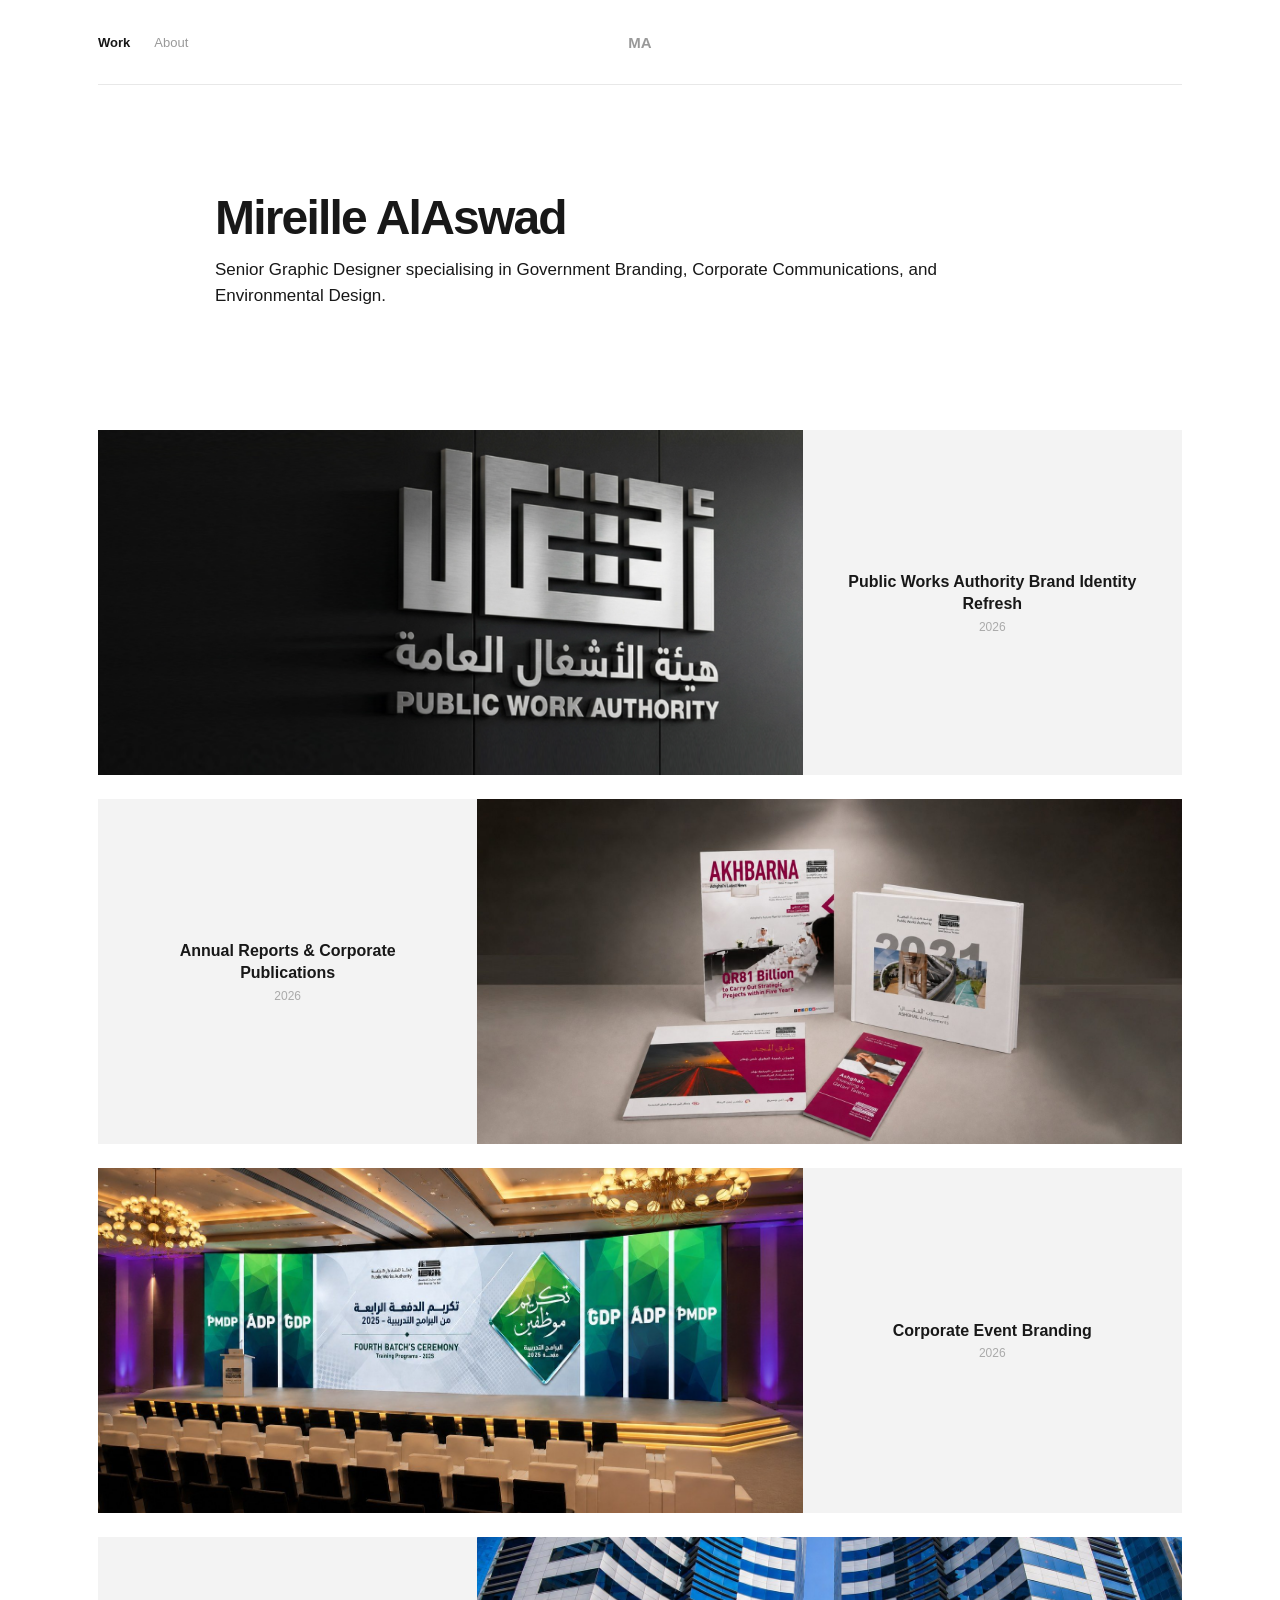
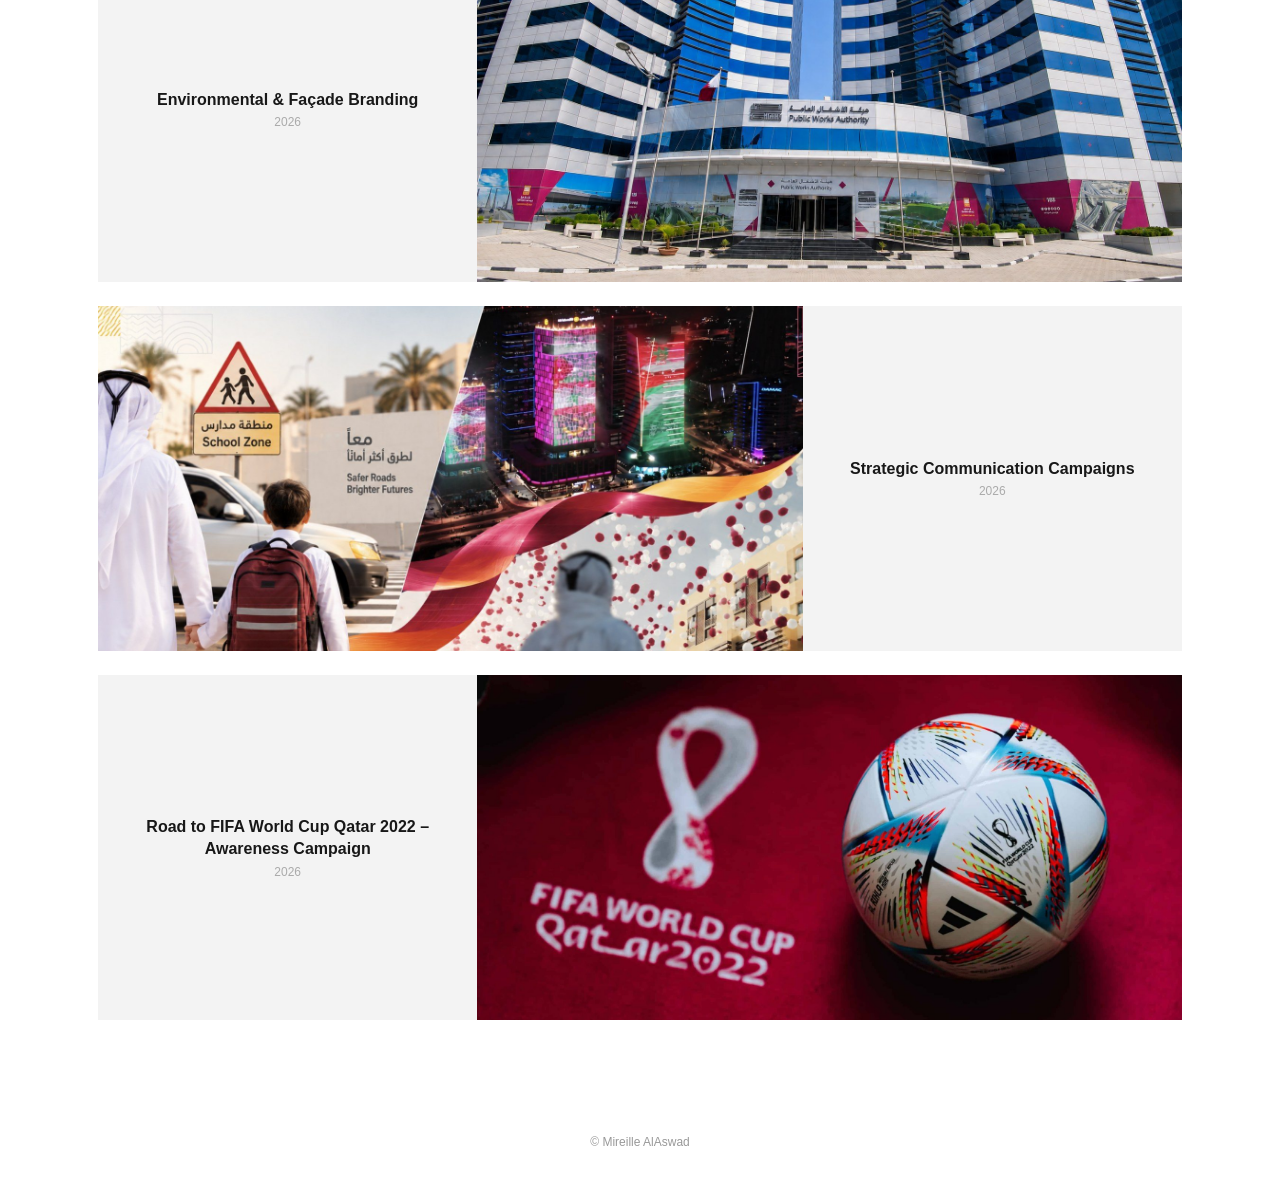
<file: index.html>
<!doctype html><html lang="en"><head><meta charset="utf-8"><meta name="viewport" content="width=device-width,initial-scale=1"><title>Mireille AlAswad | Graphic Designer</title><link rel="stylesheet" href="style.css"></head><body><div class="wrap"><header><nav><a class="active" href="index.html">Work</a><a href="about.html">About</a></nav><a class="monogram" href="index.html">MA</a></header><section class="intro"><h1>Mireille AlAswad</h1><p>Senior Graphic Designer specialising in Government Branding, Corporate Communications, and Environmental Design.</p></section><main class="projects"><a class="project " href="identity.html"><div class="picture"><img src="assets/identity-cover-new.png" alt="Public Works Authority Brand Identity Refresh"></div><div class="description"><h2>Public Works Authority Brand Identity Refresh</h2><span>2026</span></div></a><a class="project reverse" href="reports.html"><div class="picture"><img src="assets/reports.jpg" alt="Annual Reports & Corporate Publications"></div><div class="description"><h2>Annual Reports & Corporate Publications</h2><span>2026</span></div></a><a class="project " href="events.html"><div class="picture"><img src="assets/events.jpg" alt="Corporate Event Branding"></div><div class="description"><h2>Corporate Event Branding</h2><span>2026</span></div></a><a class="project reverse" href="environment.html"><div class="picture"><img src="assets/environment.jpg" alt="Environmental & Façade Branding"></div><div class="description"><h2>Environmental & Façade Branding</h2><span>2026</span></div></a><a class="project " href="campaigns.html"><div class="picture"><img src="assets/campaigns.jpg" alt="Strategic Communication Campaigns"></div><div class="description"><h2>Strategic Communication Campaigns</h2><span>2026</span></div></a><a class="project reverse" href="fifa.html"><div class="picture"><img src="assets/fifa.jpg" alt="Road to FIFA World Cup Qatar 2022 – Awareness Campaign"></div><div class="description"><h2>Road to FIFA World Cup Qatar 2022 – Awareness Campaign</h2><span>2026</span></div></a></main></div><footer>© Mireille AlAswad</footer></body></html>
</file>
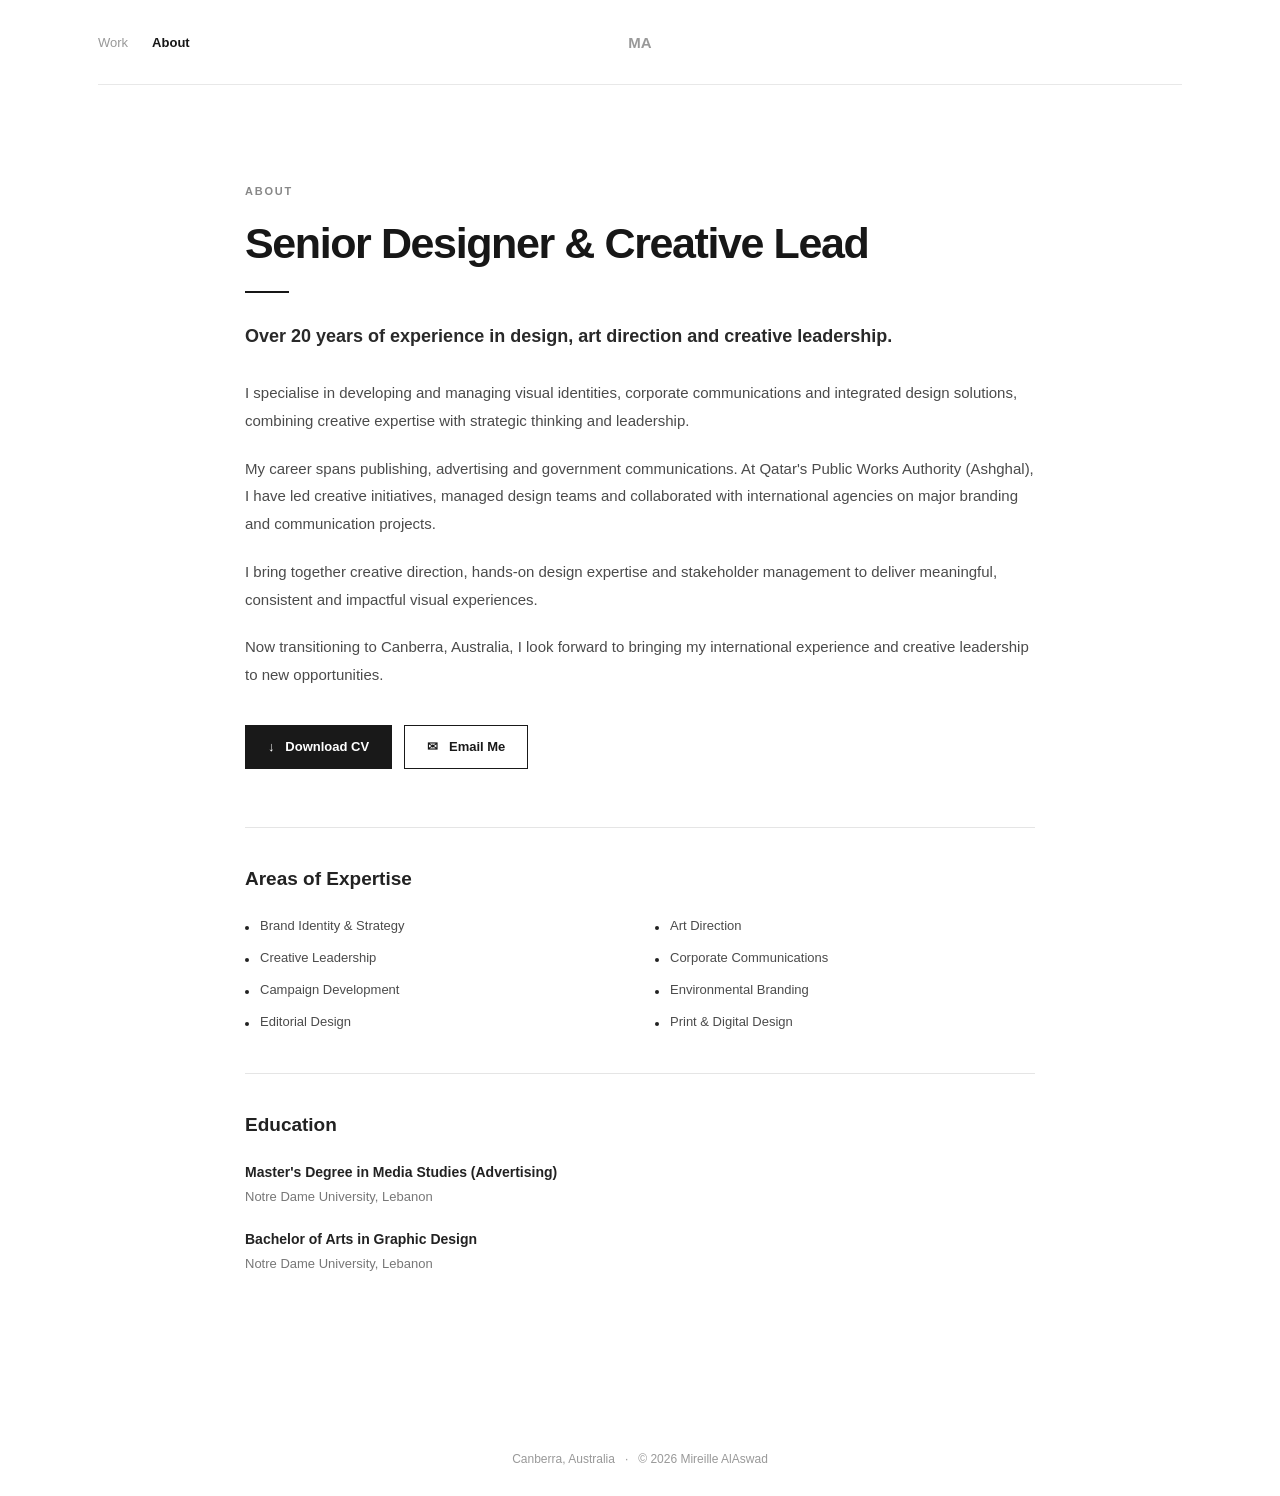
<file: about.html>
<!doctype html>
<html lang="en"><head><meta charset="utf-8"><meta name="viewport" content="width=device-width,initial-scale=1">
<title>About | Mireille AlAswad</title><link rel="stylesheet" href="style.css"></head>
<body><div class="wrap">
<header><nav><a href="index.html">Work</a><a class="active" href="about.html">About</a></nav><a class="monogram" href="index.html">MA</a></header>
<main class="about-page">
<div class="about-eyebrow">ABOUT</div>
<h1>Senior Designer &amp; Creative Lead</h1>
<div class="about-rule"></div>
<p class="about-lead">Over 20 years of experience in design, art direction and creative leadership.</p>
<p>I specialise in developing and managing visual identities, corporate communications and integrated design solutions, combining creative expertise with strategic thinking and leadership.</p>
<p>My career spans publishing, advertising and government communications. At Qatar's Public Works Authority (Ashghal), I have led creative initiatives, managed design teams and collaborated with international agencies on major branding and communication projects.</p>
<p>I bring together creative direction, hands-on design expertise and stakeholder management to deliver meaningful, consistent and impactful visual experiences.</p>
<p>Now transitioning to Canberra, Australia, I look forward to bringing my international experience and creative leadership to new opportunities.</p>
<div class="about-actions"><a class="about-button primary" href="assets/Mireille_AlAswad_CV.pdf" download="Mireille_AlAswad_CV.pdf">↓ &nbsp; Download CV</a><a class="about-button secondary" href="mailto:mireilleaswad@gmail.com">✉ &nbsp; Email Me</a></div>
<section class="about-section"><h2>Areas of Expertise</h2>
<ul class="expertise-list"><li>Brand Identity &amp; Strategy</li><li>Art Direction</li><li>Creative Leadership</li><li>Corporate Communications</li><li>Campaign Development</li><li>Environmental Branding</li><li>Editorial Design</li><li>Print &amp; Digital Design</li></ul>
</section>
<section class="about-section"><h2>Education</h2>
<div class="degree"><strong>Master's Degree in Media Studies (Advertising)</strong><span>Notre Dame University, Lebanon</span></div>
<div class="degree"><strong>Bachelor of Arts in Graphic Design</strong><span>Notre Dame University, Lebanon</span></div>
</section>
</main><footer>Canberra, Australia &nbsp; · &nbsp; © 2026 Mireille AlAswad</footer>
</div></body></html>
</file>
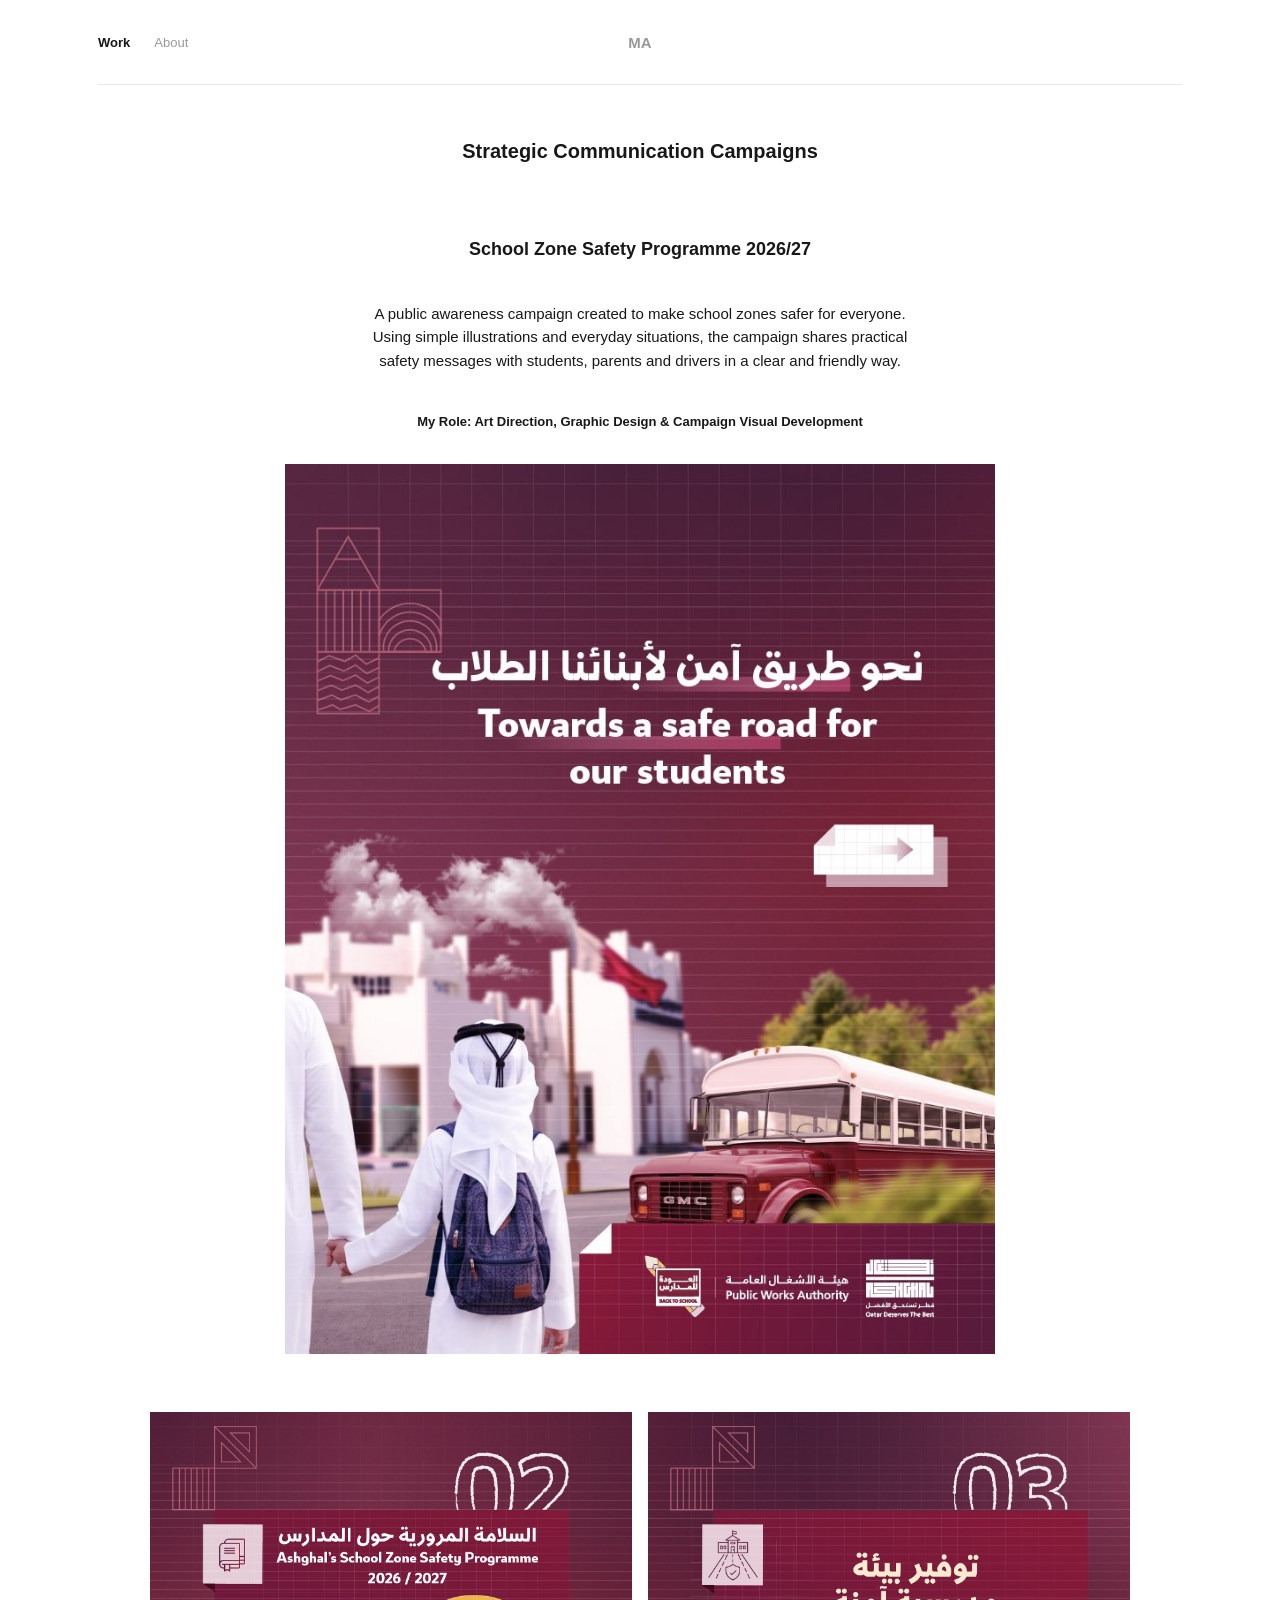
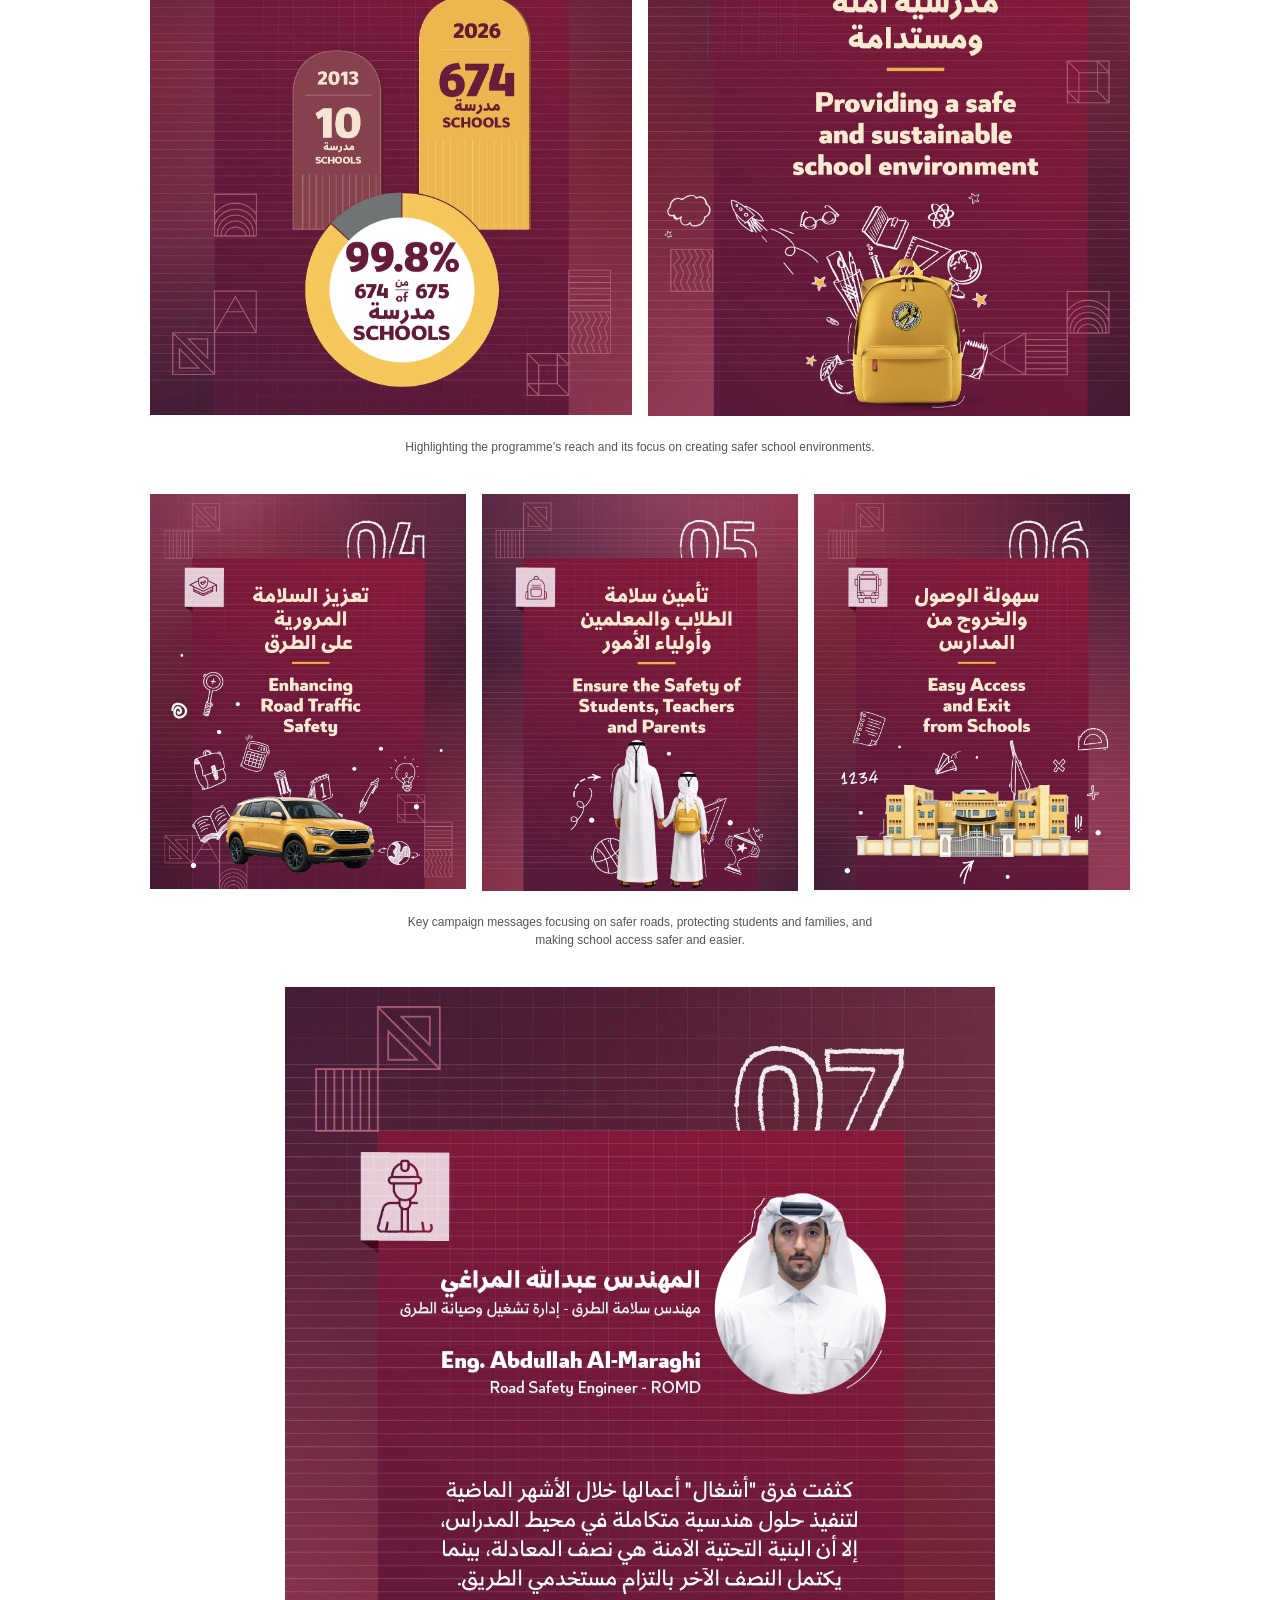
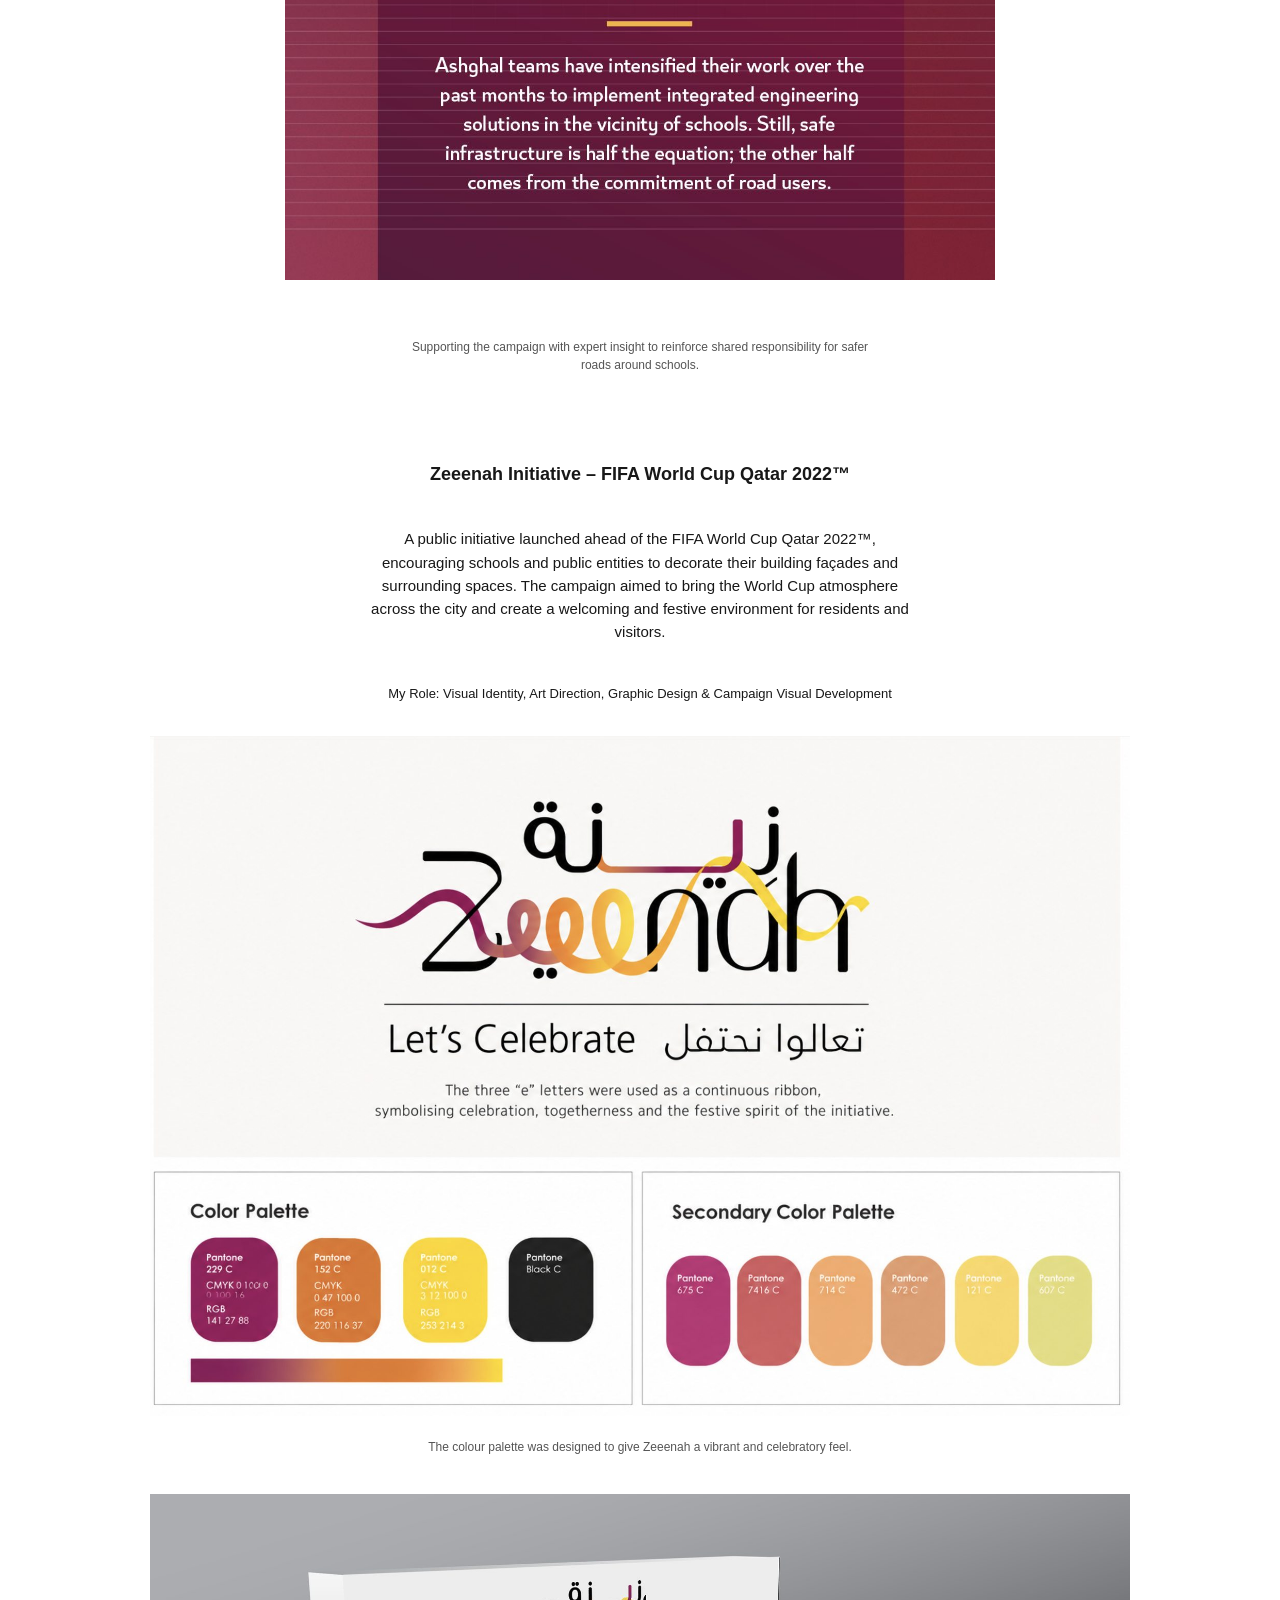
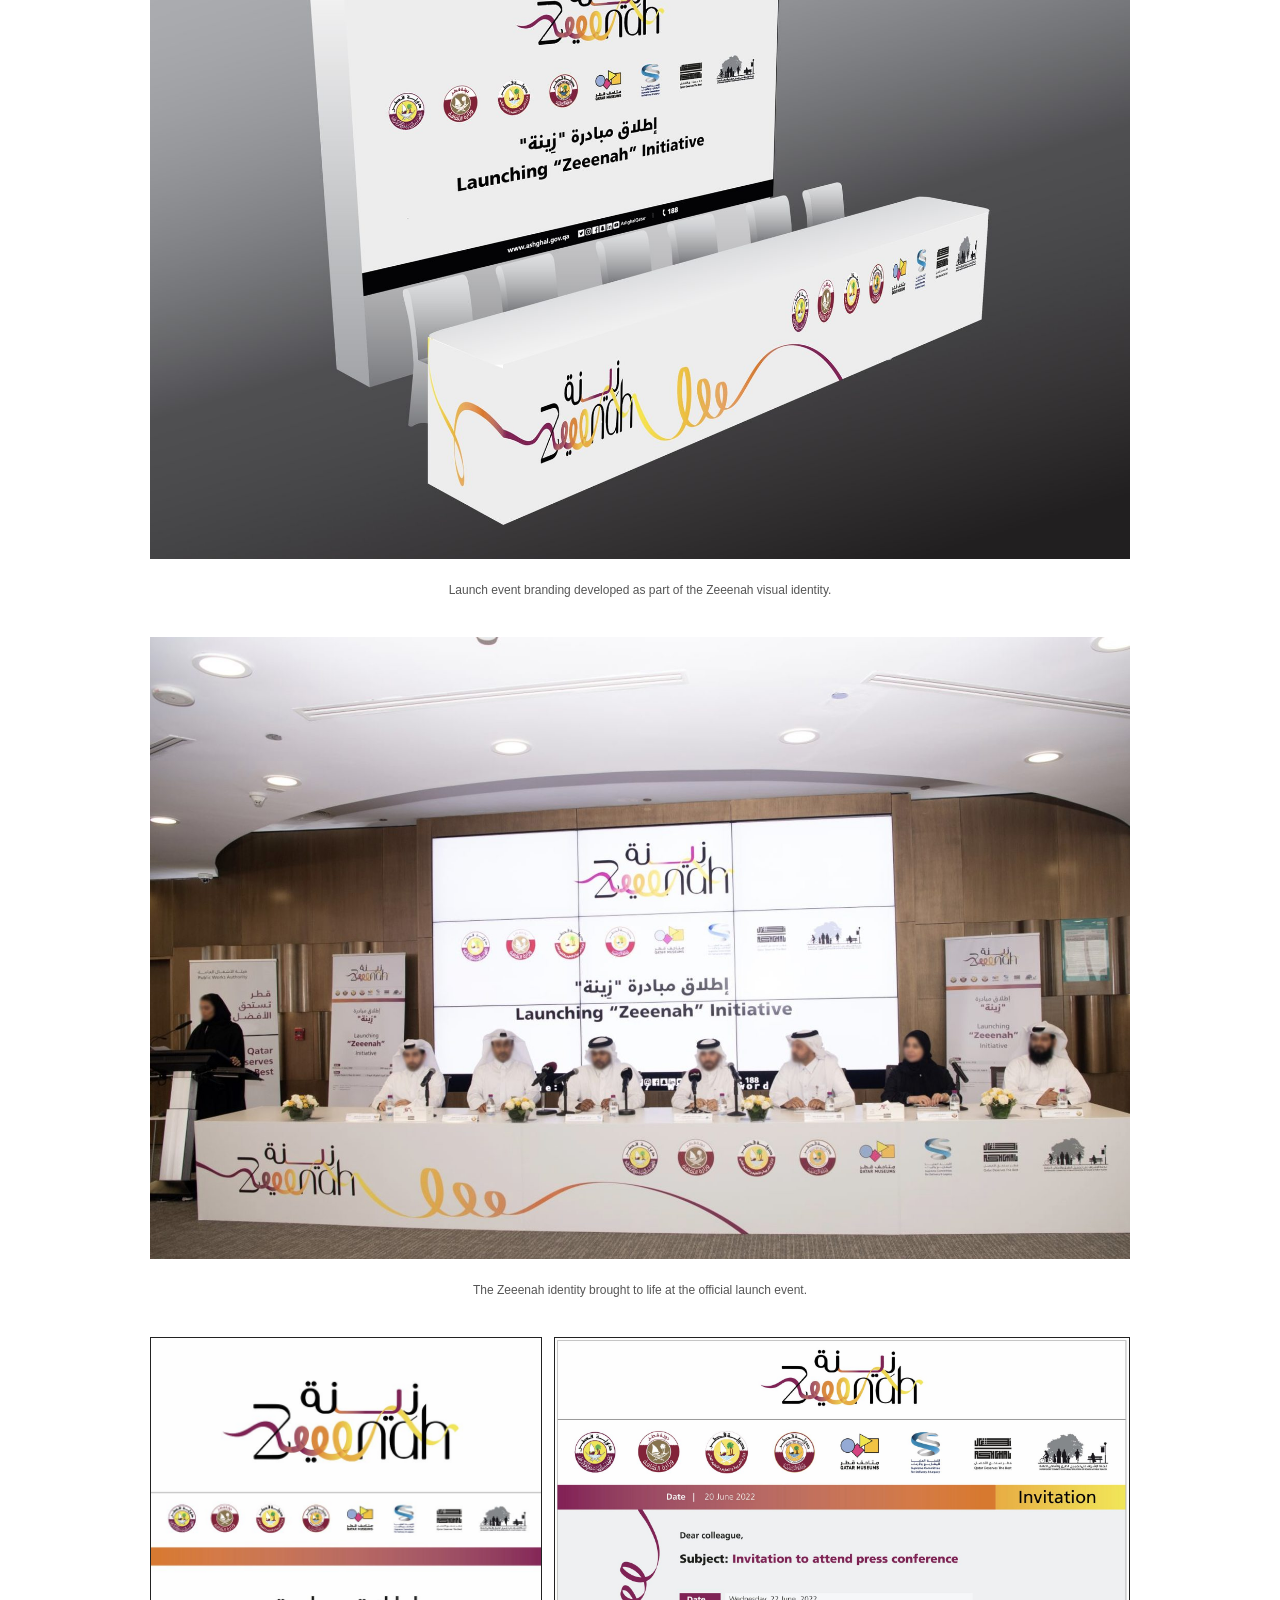
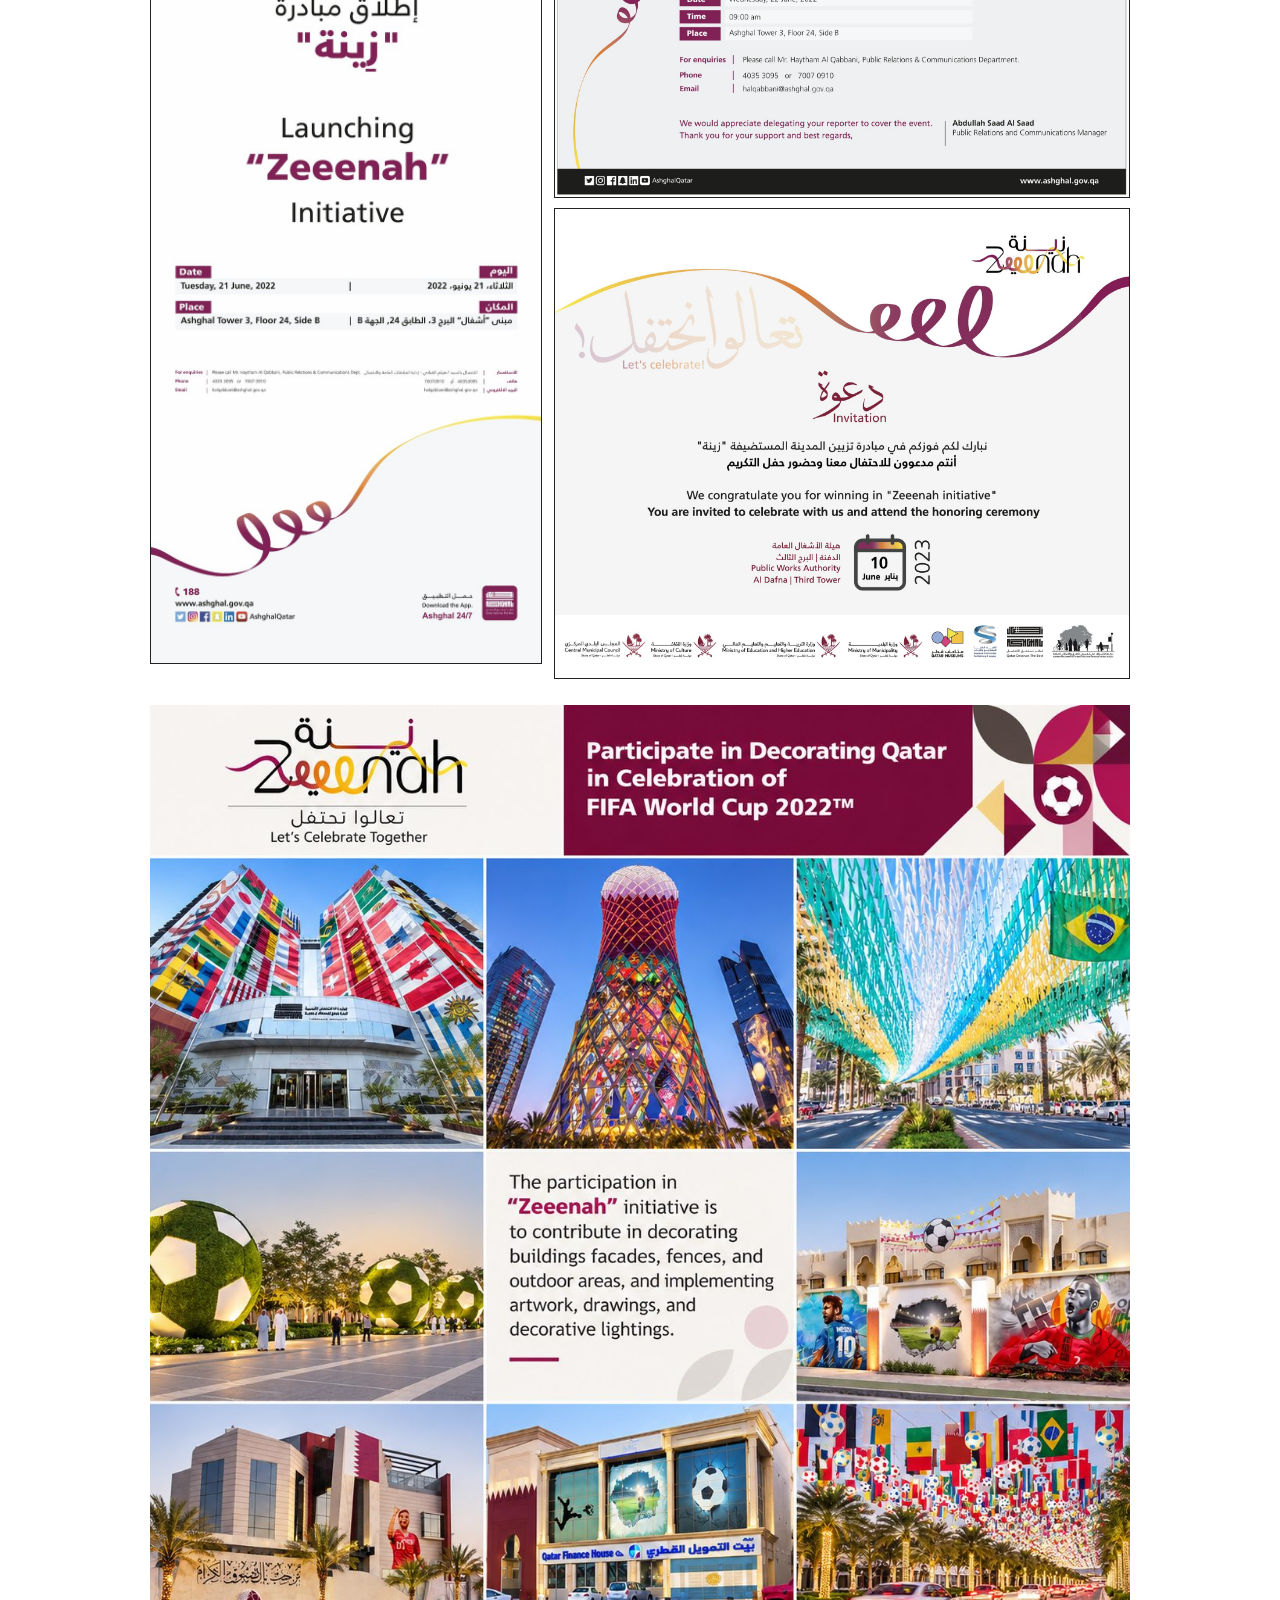
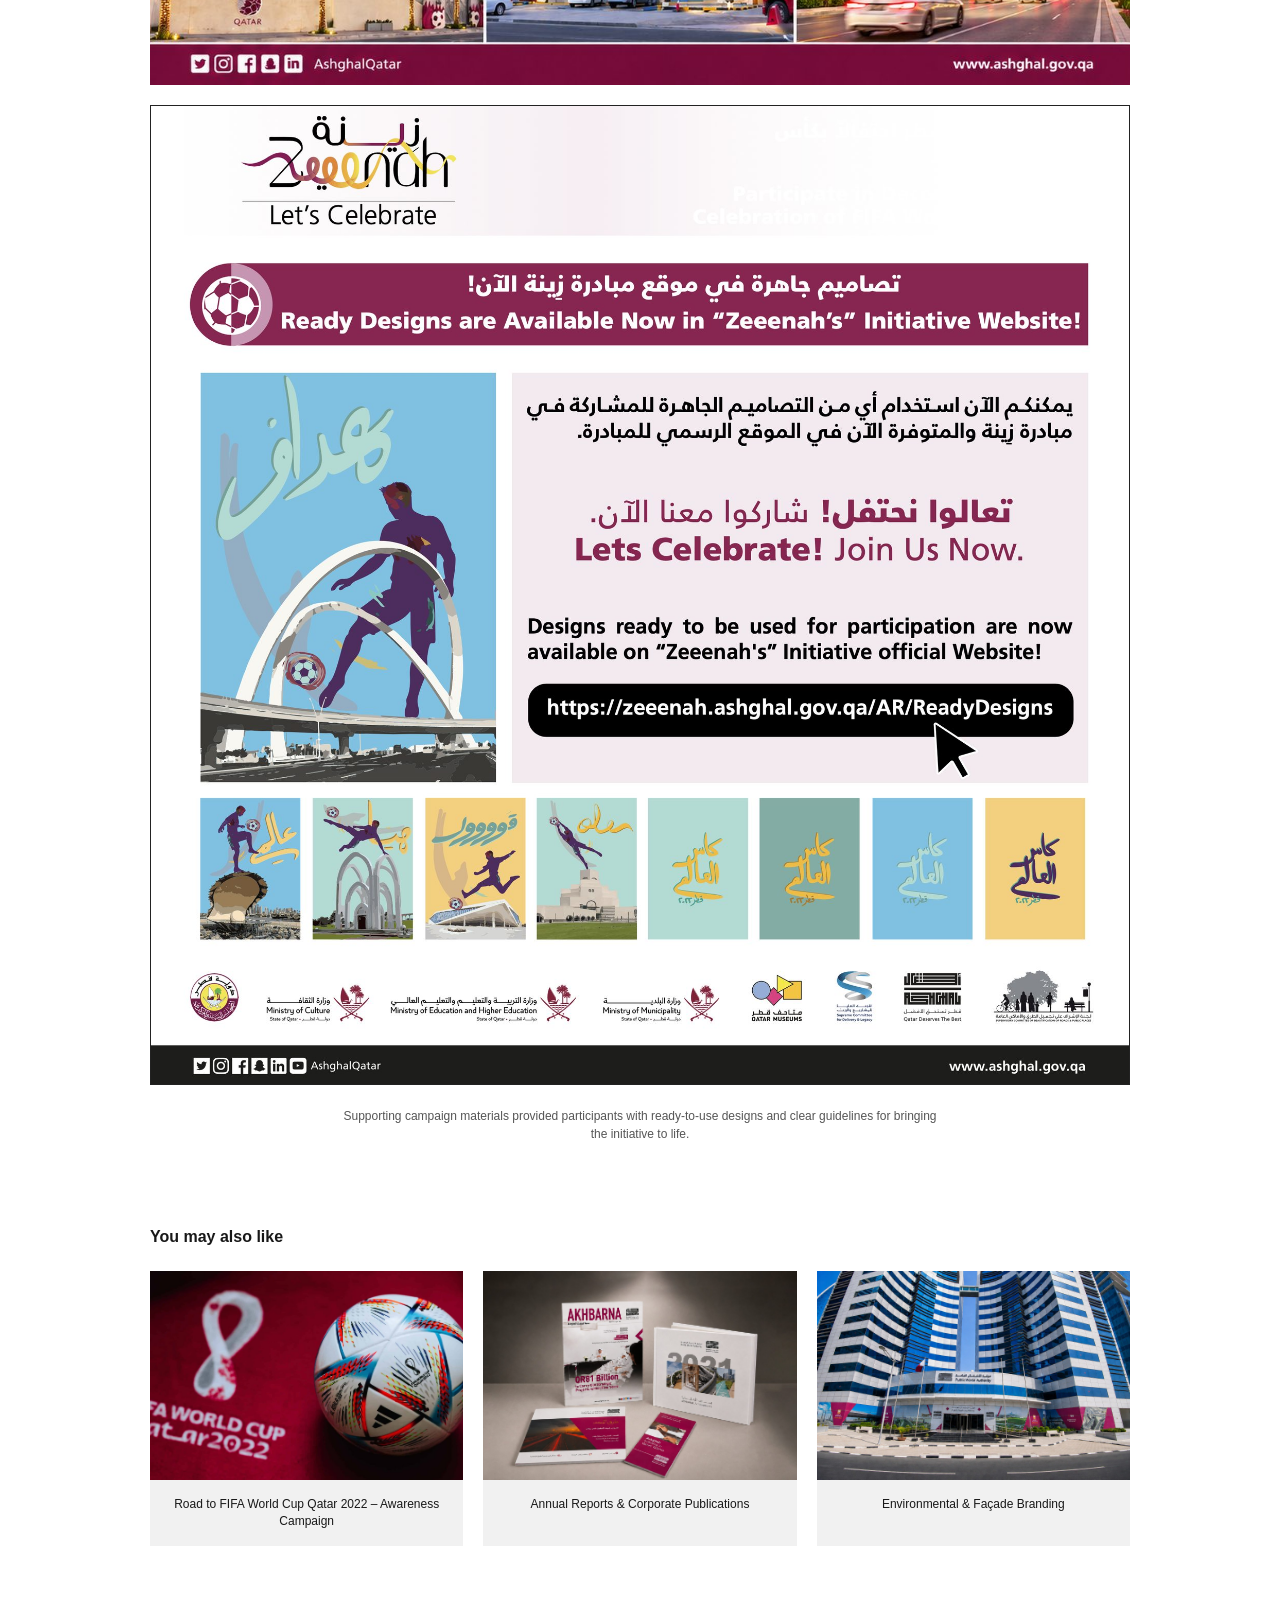
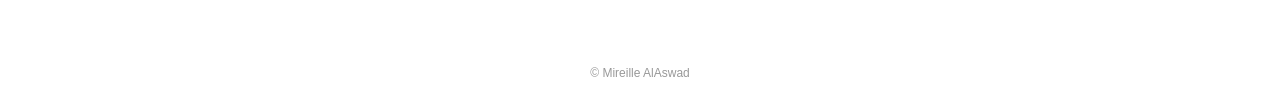
<file: campaigns.html>
<!doctype html><html lang="en"><head><meta charset="utf-8"><meta name="viewport" content="width=device-width,initial-scale=1"><title>Strategic Communication Campaigns | Mireille AlAswad</title><link rel="stylesheet" href="style.css"></head><body><div class="wrap"><header><nav><a class="active" href="index.html">Work</a><a href="about.html">About</a></nav><a class="monogram" href="index.html">MA</a></header><main class="brand-page campaign-page"><h1>Strategic Communication Campaigns</h1><section class="campaign-section"><h2>School Zone Safety Programme 2026/27</h2><p class="campaign-lead">A public awareness campaign created to make school zones safer for everyone.<br>Using simple illustrations and everyday situations, the campaign shares practical<br>safety messages with students, parents and drivers in a clear and friendly way.</p><p class="campaign-role"><strong>My Role: Art Direction, Graphic Design &amp; Campaign Visual Development</strong></p><div class="campaign-hero"><img loading="lazy" src="assets/campaign-01.jpg" alt="School Zone Safety Programme main campaign visual"></div><div class="campaign-grid cols-2"><img loading="lazy" src="assets/campaign-02.jpg" alt="School Zone Safety Programme reach"><img loading="lazy" src="assets/campaign-03.jpg" alt="Providing a safe and sustainable school environment"></div><p class="campaign-caption">Highlighting the programme’s reach and its focus on creating safer school environments.</p><div class="campaign-grid cols-3"><img loading="lazy" src="assets/campaign-04.jpg" alt="Enhancing road traffic safety"><img loading="lazy" src="assets/campaign-05.jpg" alt="Ensuring safety of students teachers and parents"><img loading="lazy" src="assets/campaign-06.jpg" alt="Easy access and exit from schools"></div><p class="campaign-caption">Key campaign messages focusing on safer roads, protecting students and families, and<br>making school access safer and easier.</p><div class="campaign-hero"><img loading="lazy" src="assets/campaign-07.jpg" alt="Expert insight on shared responsibility for school zone safety"></div><p class="campaign-caption">Supporting the campaign with expert insight to reinforce shared responsibility for safer<br>roads around schools.</p></section><section class="campaign-section zeeenah"><h2>Zeeenah Initiative – FIFA World Cup Qatar 2022™</h2><p class="campaign-lead">A public initiative launched ahead of the FIFA World Cup Qatar 2022™,<br>encouraging schools and public entities to decorate their building façades and<br>surrounding spaces. The campaign aimed to bring the World Cup atmosphere<br>across the city and create a welcoming and festive environment for residents and<br>visitors.</p><p class="campaign-role">My Role: Visual Identity, Art Direction, Graphic Design &amp; Campaign Visual Development</p><img loading="lazy" src="assets/campaign-08.jpg" alt="Zeeenah initiative visual identity and colour palettes"><p class="campaign-caption">The colour palette was designed to give Zeeenah a vibrant and celebratory feel.</p><img loading="lazy" src="assets/campaign-09.jpg" alt="Zeeenah launch event stage branding"><p class="campaign-caption">Launch event branding developed as part of the Zeeenah visual identity.</p><img loading="lazy" src="assets/campaign-10.jpg" alt="Zeeenah initiative official launch event"><p class="campaign-caption">The Zeeenah identity brought to life at the official launch event.</p><div class="zeeenah-invitations"><img loading="lazy" class="zeeenah-outline" src="assets/campaign-11.jpg" alt="Zeeenah launch invitation"><div class="zeeenah-invitations-right"><img loading="lazy" src="assets/campaign-12.jpg" alt="Zeeenah press conference invitation"><img loading="lazy" src="assets/campaign-13.jpg" alt="Zeeenah ceremony invitation"></div></div><img loading="lazy" src="assets/campaign-14.jpg" alt="Zeeenah participation and decorative examples"><div class="zeeenah-final-art"><img loading="lazy" src="assets/campaign-15.jpg" alt="Zeeenah ready-to-use designs campaign material"></div><p class="campaign-caption">Supporting campaign materials provided participants with ready-to-use designs and clear guidelines for bringing<br>the initiative to life.</p></section><section class="brand-related"><h2>You may also like</h2><div class="brand-related-grid"><a href="fifa.html"><img src="assets/fifa.jpg" alt=""><span>Road to FIFA World Cup Qatar 2022 – Awareness Campaign</span></a><a href="reports.html"><img src="assets/reports.jpg" alt=""><span>Annual Reports &amp; Corporate Publications</span></a><a href="environment.html"><img src="assets/environment.jpg" alt=""><span>Environmental &amp; Façade Branding</span></a></div></section></main></div><footer>© Mireille AlAswad</footer></body></html>
</file>
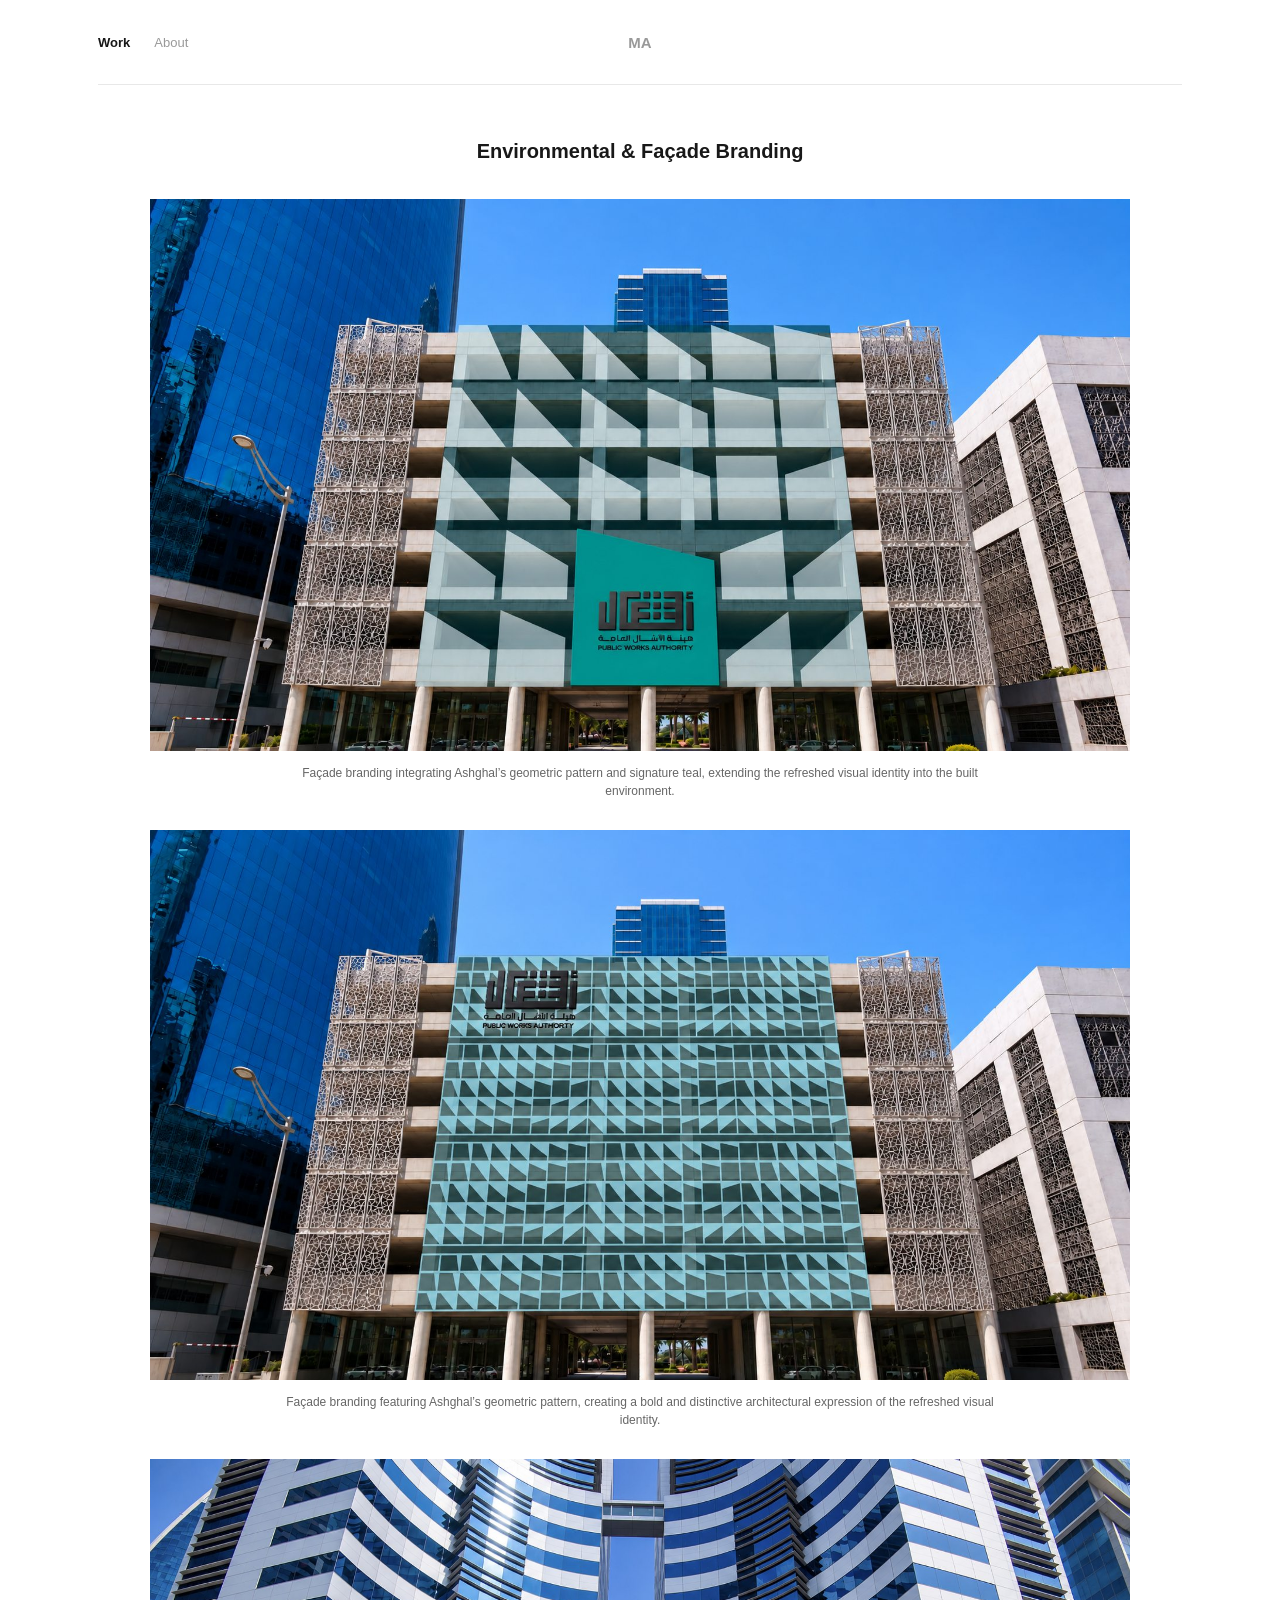
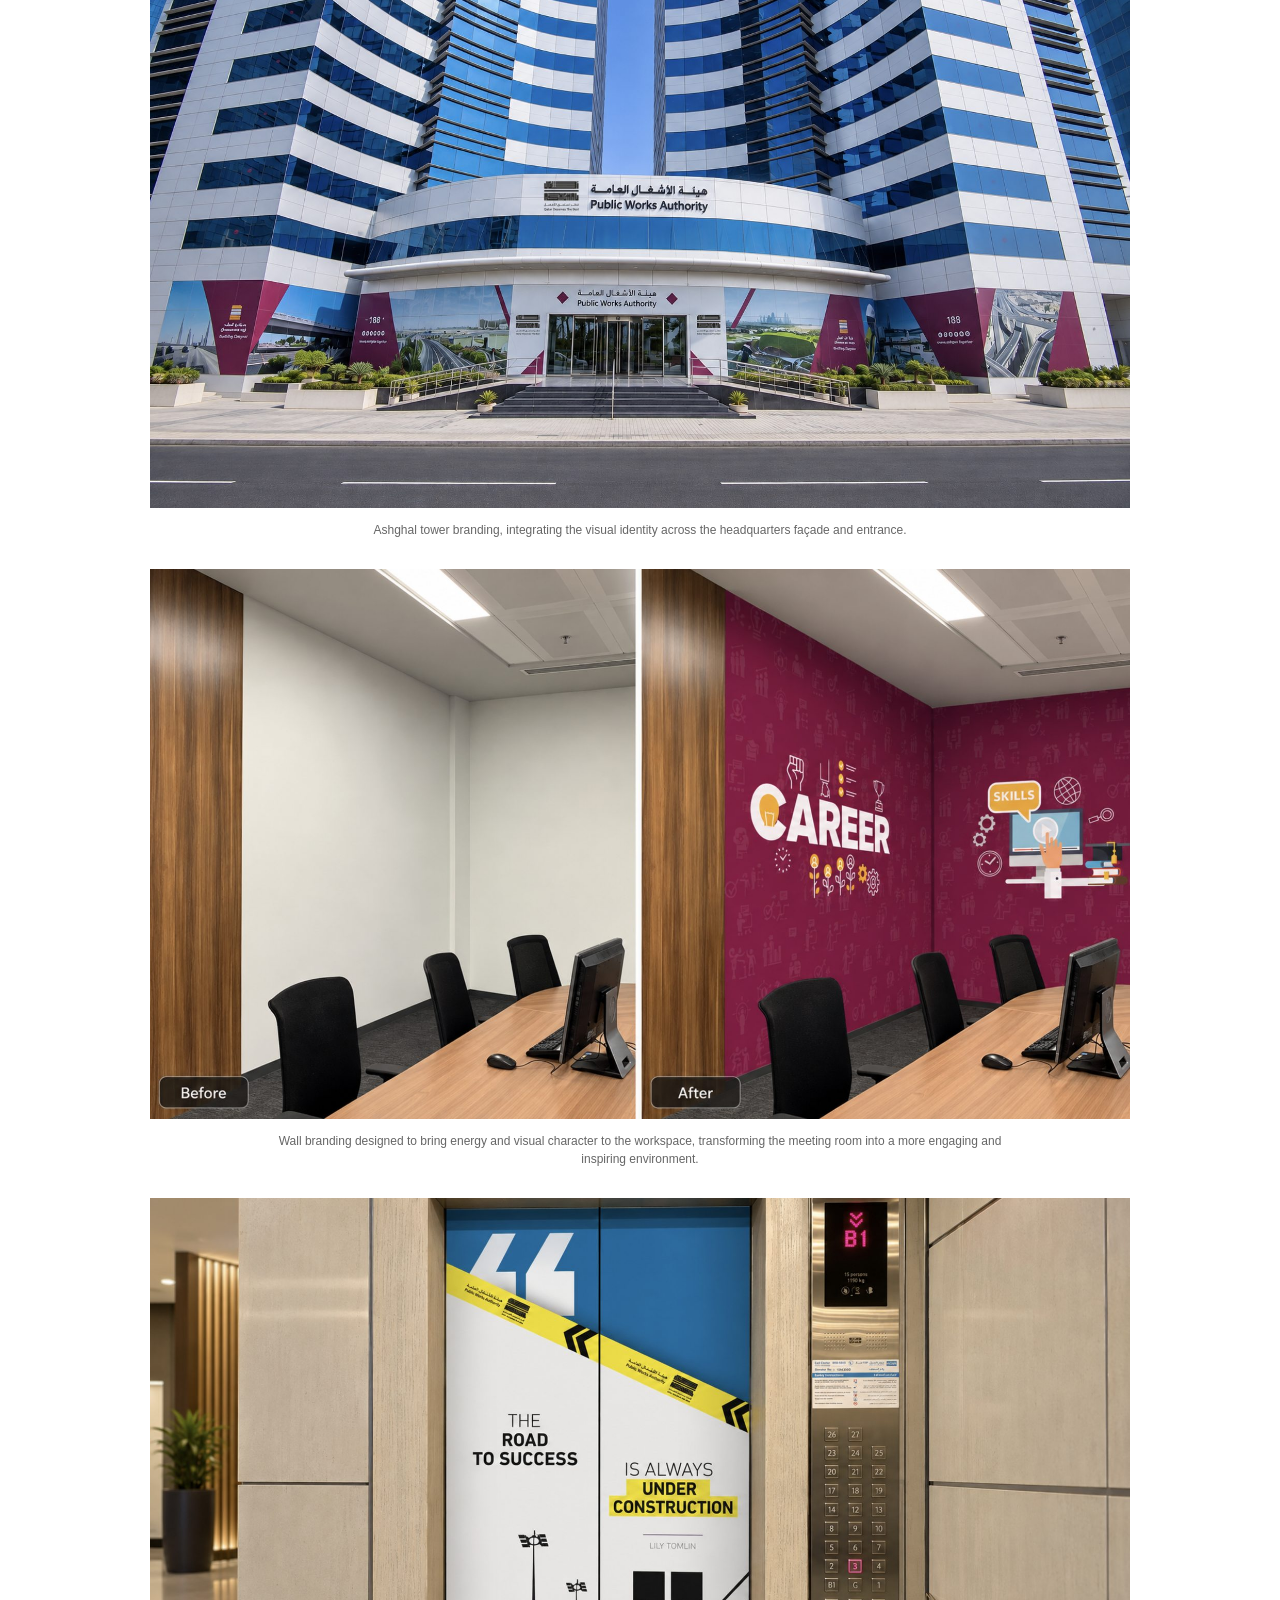
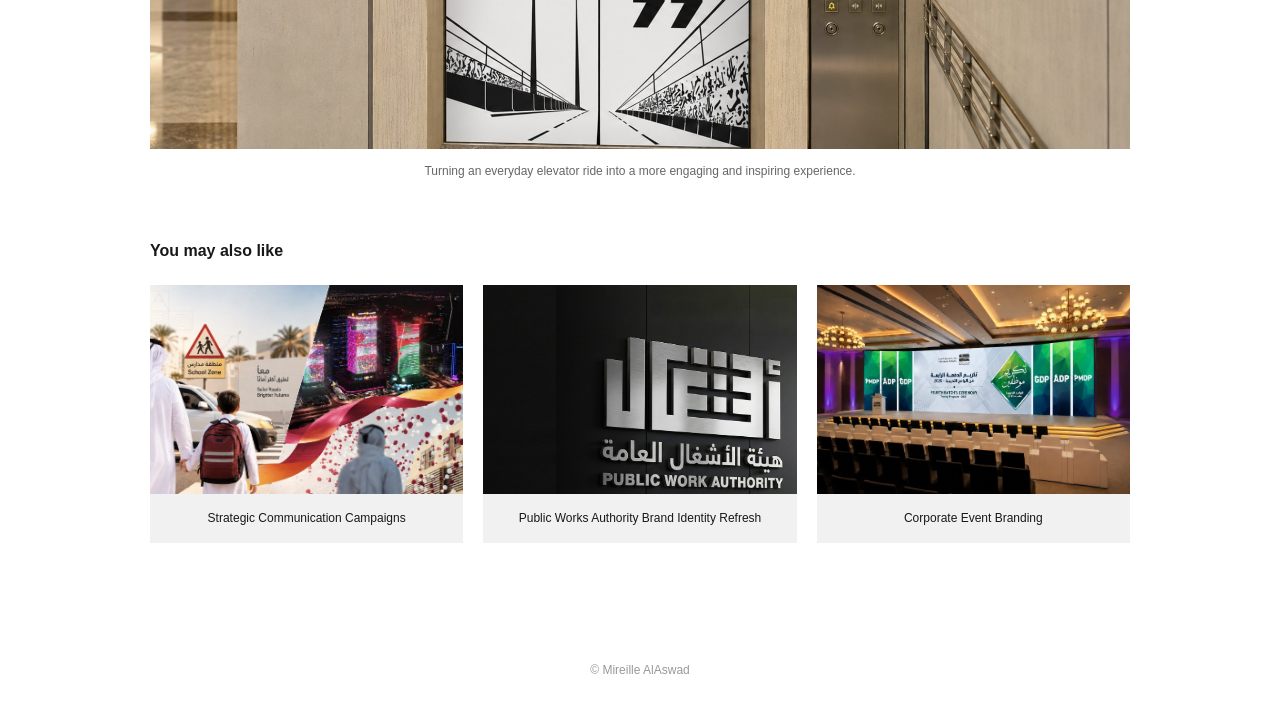
<file: environment.html>
<!doctype html><html lang="en"><head><meta charset="utf-8"><meta name="viewport" content="width=device-width,initial-scale=1"><title>Environmental &amp; Façade Branding | Mireille AlAswad</title><link rel="stylesheet" href="style.css"></head><body><div class="wrap"><header><nav><a class="active" href="index.html">Work</a><a href="about.html">About</a></nav><a class="monogram" href="index.html">MA</a></header><main class="brand-page facade-page"><h1>Environmental &amp; Façade Branding</h1><section class="facade-gallery"><figure class="facade-item"><img loading="lazy" src="assets/facade-1.jpg" alt="Geometric facade branding concept one"><figcaption>Façade branding integrating Ashghal’s geometric pattern and signature teal, extending the refreshed visual identity into the built environment.</figcaption></figure>
<figure class="facade-item"><img loading="lazy" src="assets/facade-2.jpg" alt="Geometric facade branding concept two"><figcaption>Façade branding featuring Ashghal’s geometric pattern, creating a bold and distinctive architectural expression of the refreshed visual identity.</figcaption></figure>
<figure class="facade-item"><img loading="lazy" src="assets/facade-3.jpg" alt="Ashghal headquarters tower branding"><figcaption>Ashghal tower branding, integrating the visual identity across the headquarters façade and entrance.</figcaption></figure>
<figure class="facade-item"><img loading="lazy" src="assets/facade-4.jpg" alt="Meeting room wall branding before and after"><figcaption>Wall branding designed to bring energy and visual character to the workspace, transforming the meeting room into a more engaging and inspiring environment.</figcaption></figure>
<figure class="facade-item"><img loading="lazy" src="assets/facade-5.jpg" alt="Elevator door branding"><figcaption>Turning an everyday elevator ride into a more engaging and inspiring experience.</figcaption></figure></section><section class="brand-related"><h2>You may also like</h2><div class="brand-related-grid"><a href="campaigns.html"><img loading="lazy" src="assets/campaigns.jpg" alt=""><span>Strategic Communication Campaigns</span></a><a href="identity.html"><img loading="lazy" src="assets/identity.jpg" alt=""><span>Public Works Authority Brand Identity Refresh</span></a><a href="events.html"><img loading="lazy" src="assets/events.jpg" alt=""><span>Corporate Event Branding</span></a></div></section></main></div><footer>© Mireille AlAswad</footer></body></html>
</file>
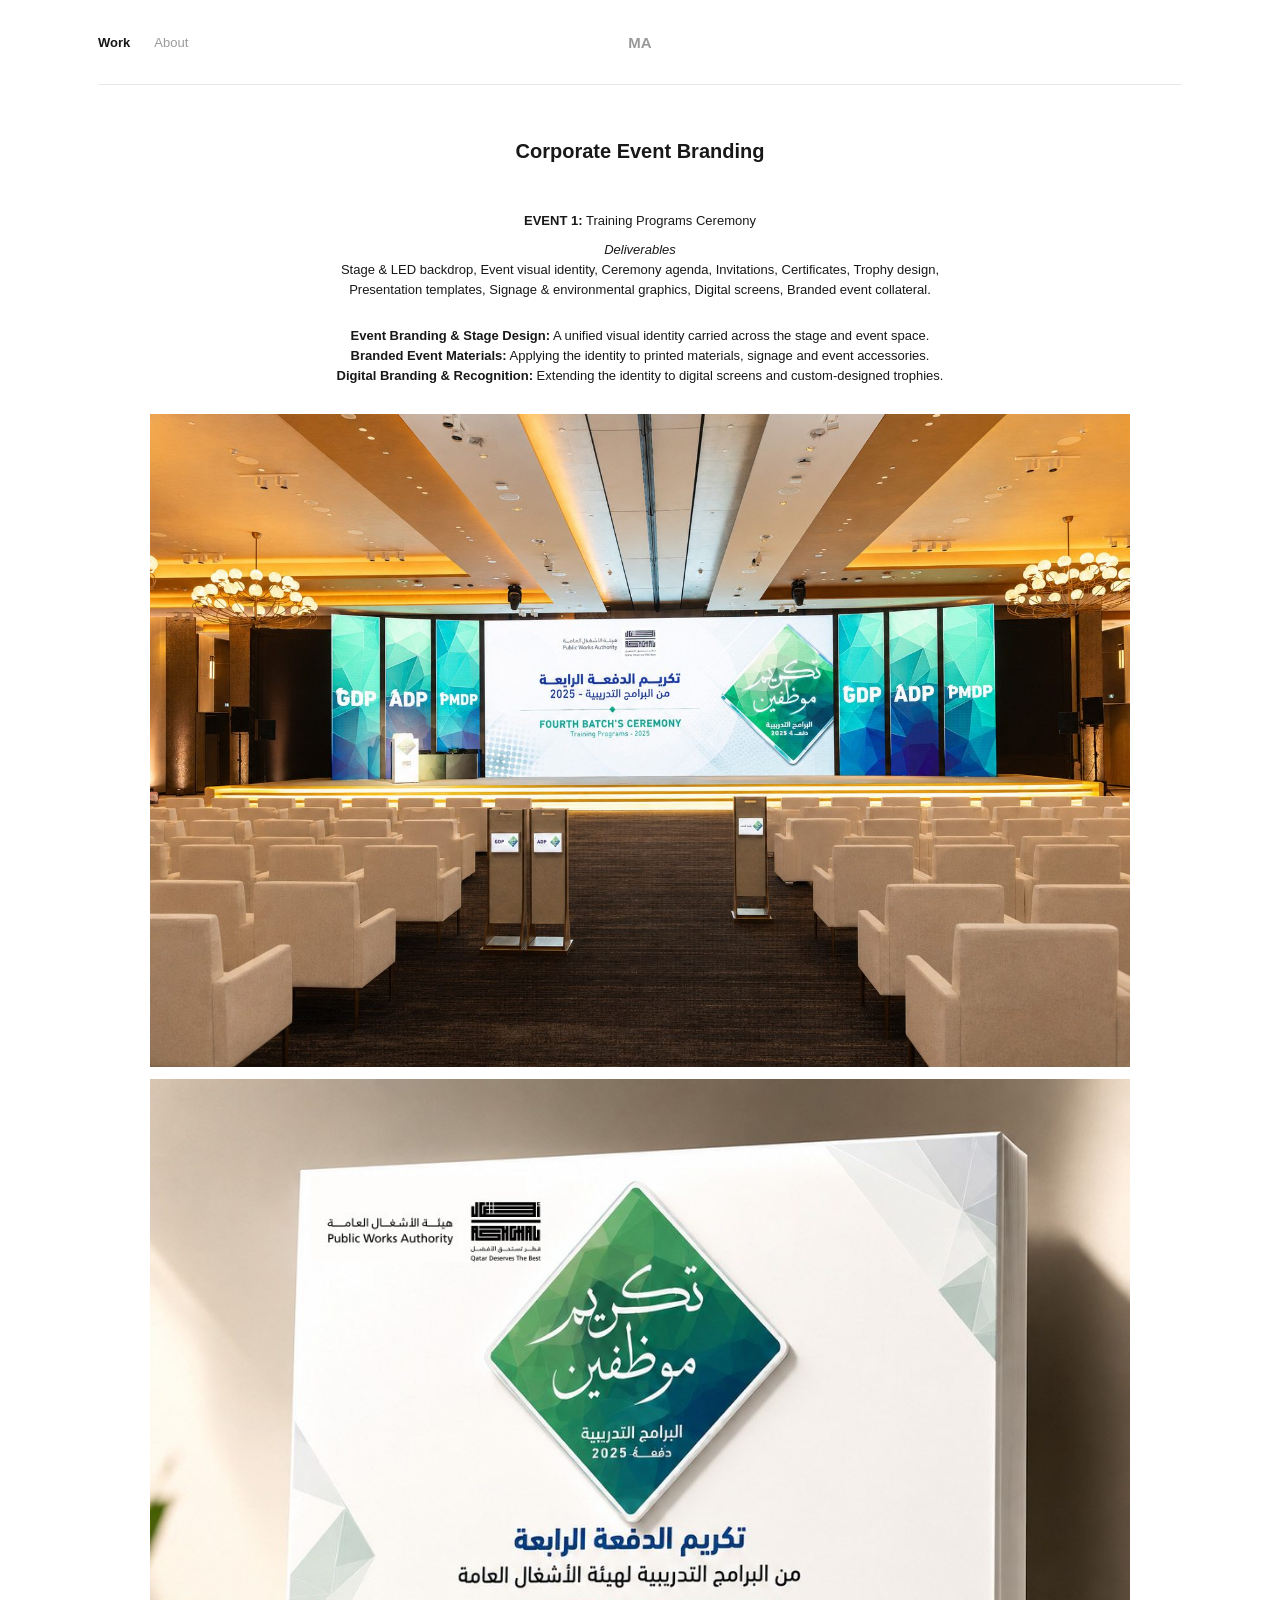
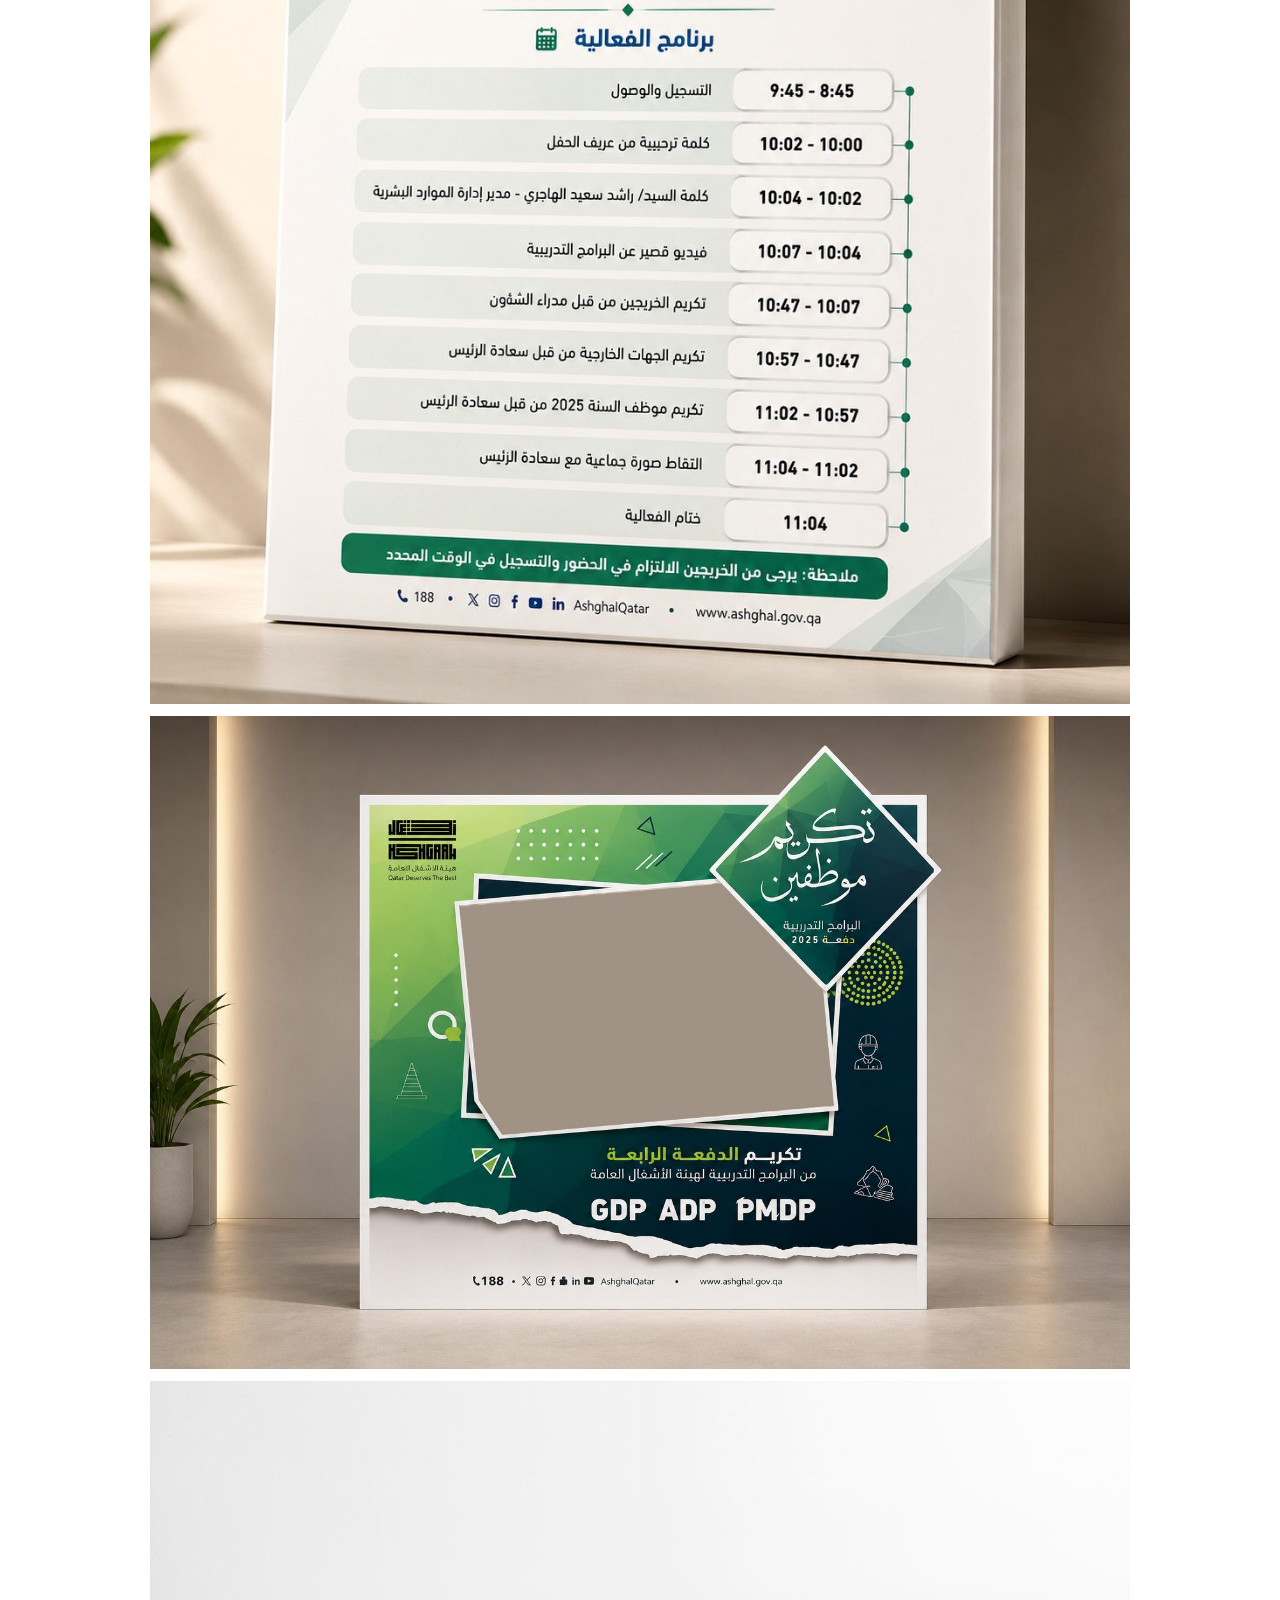
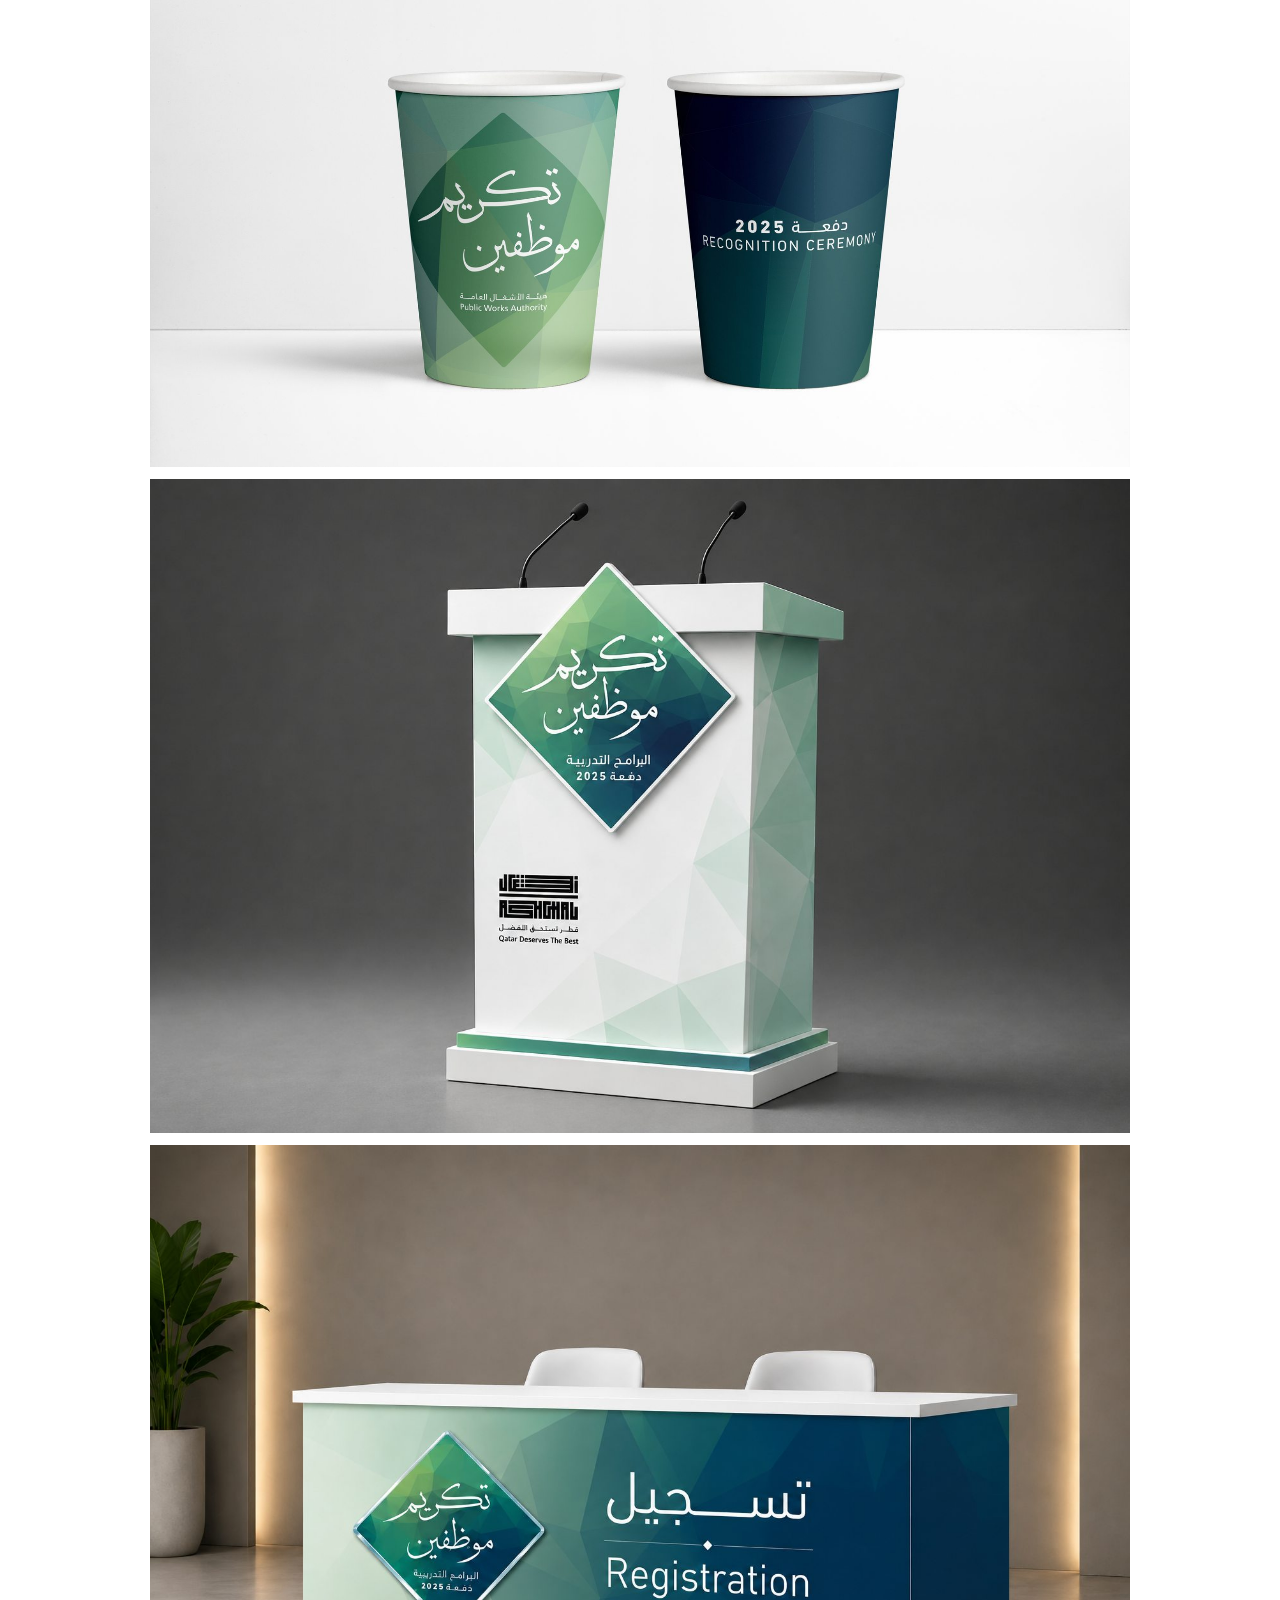
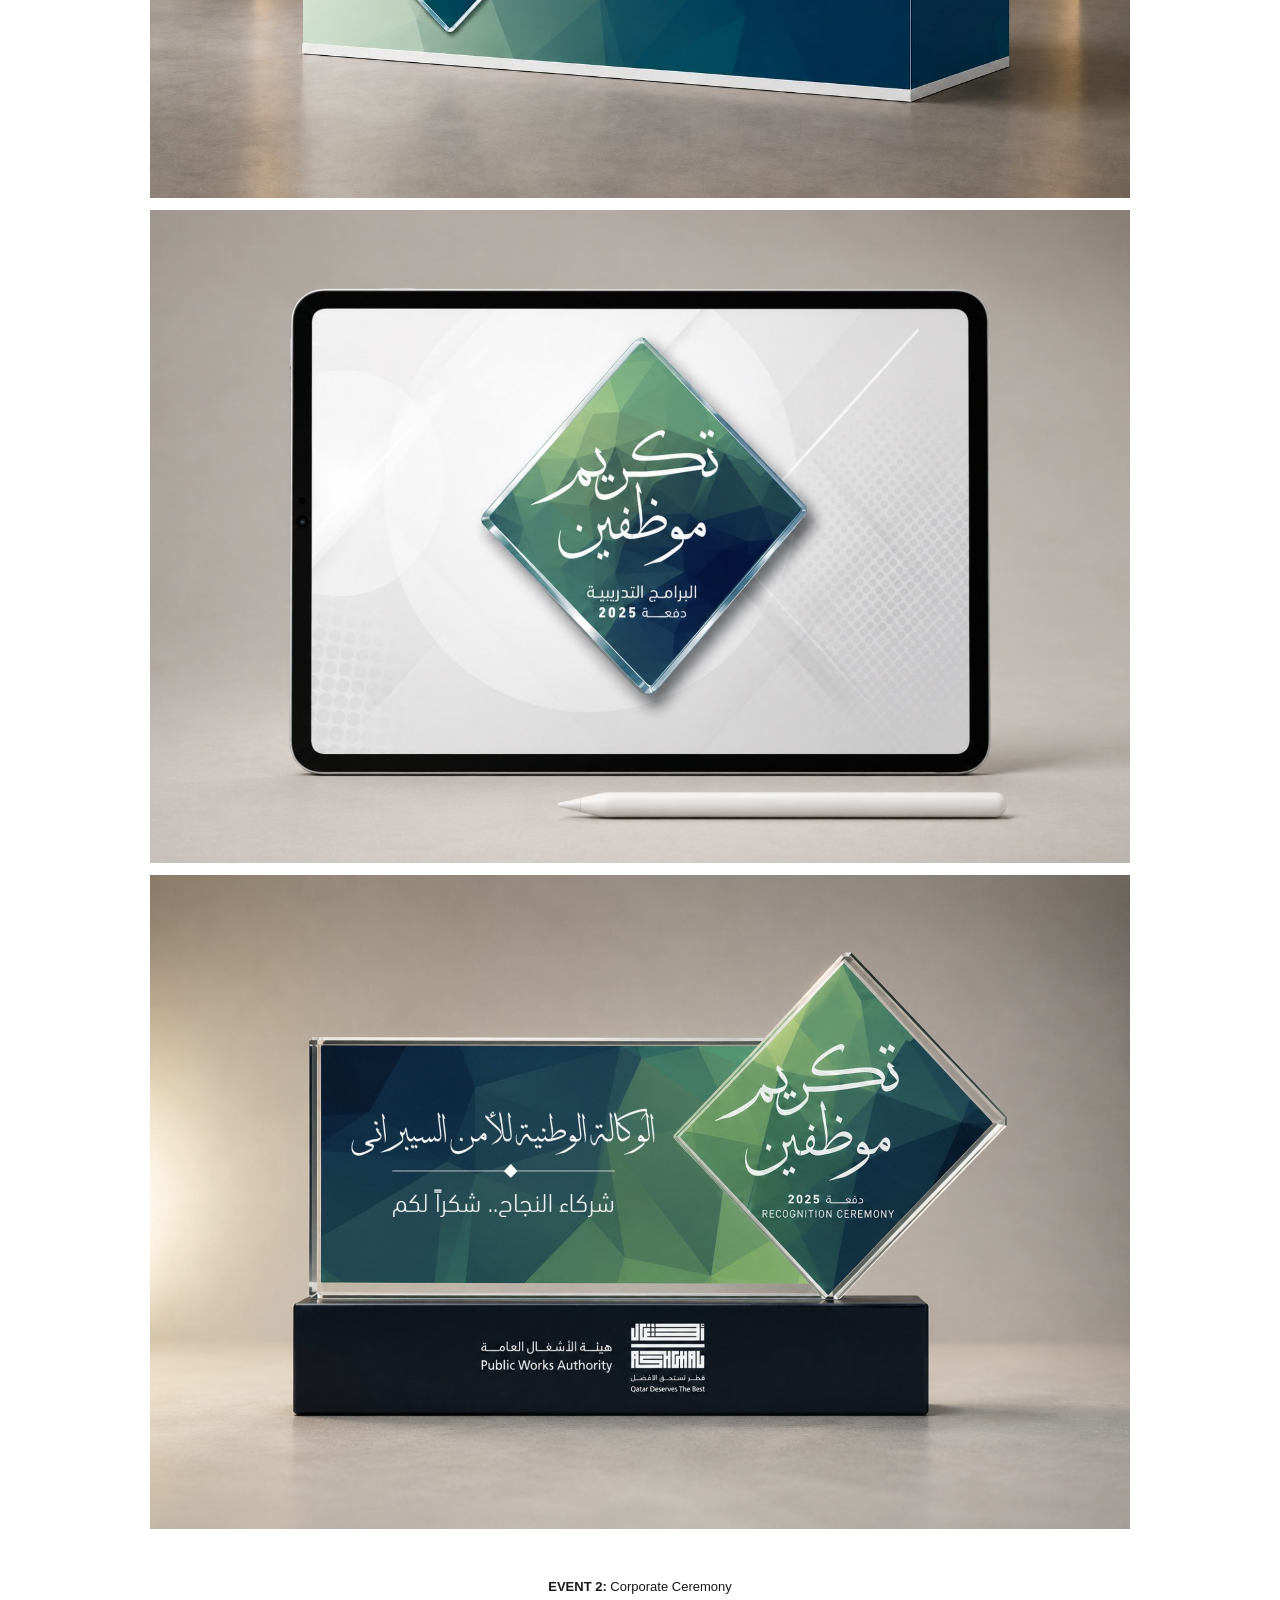
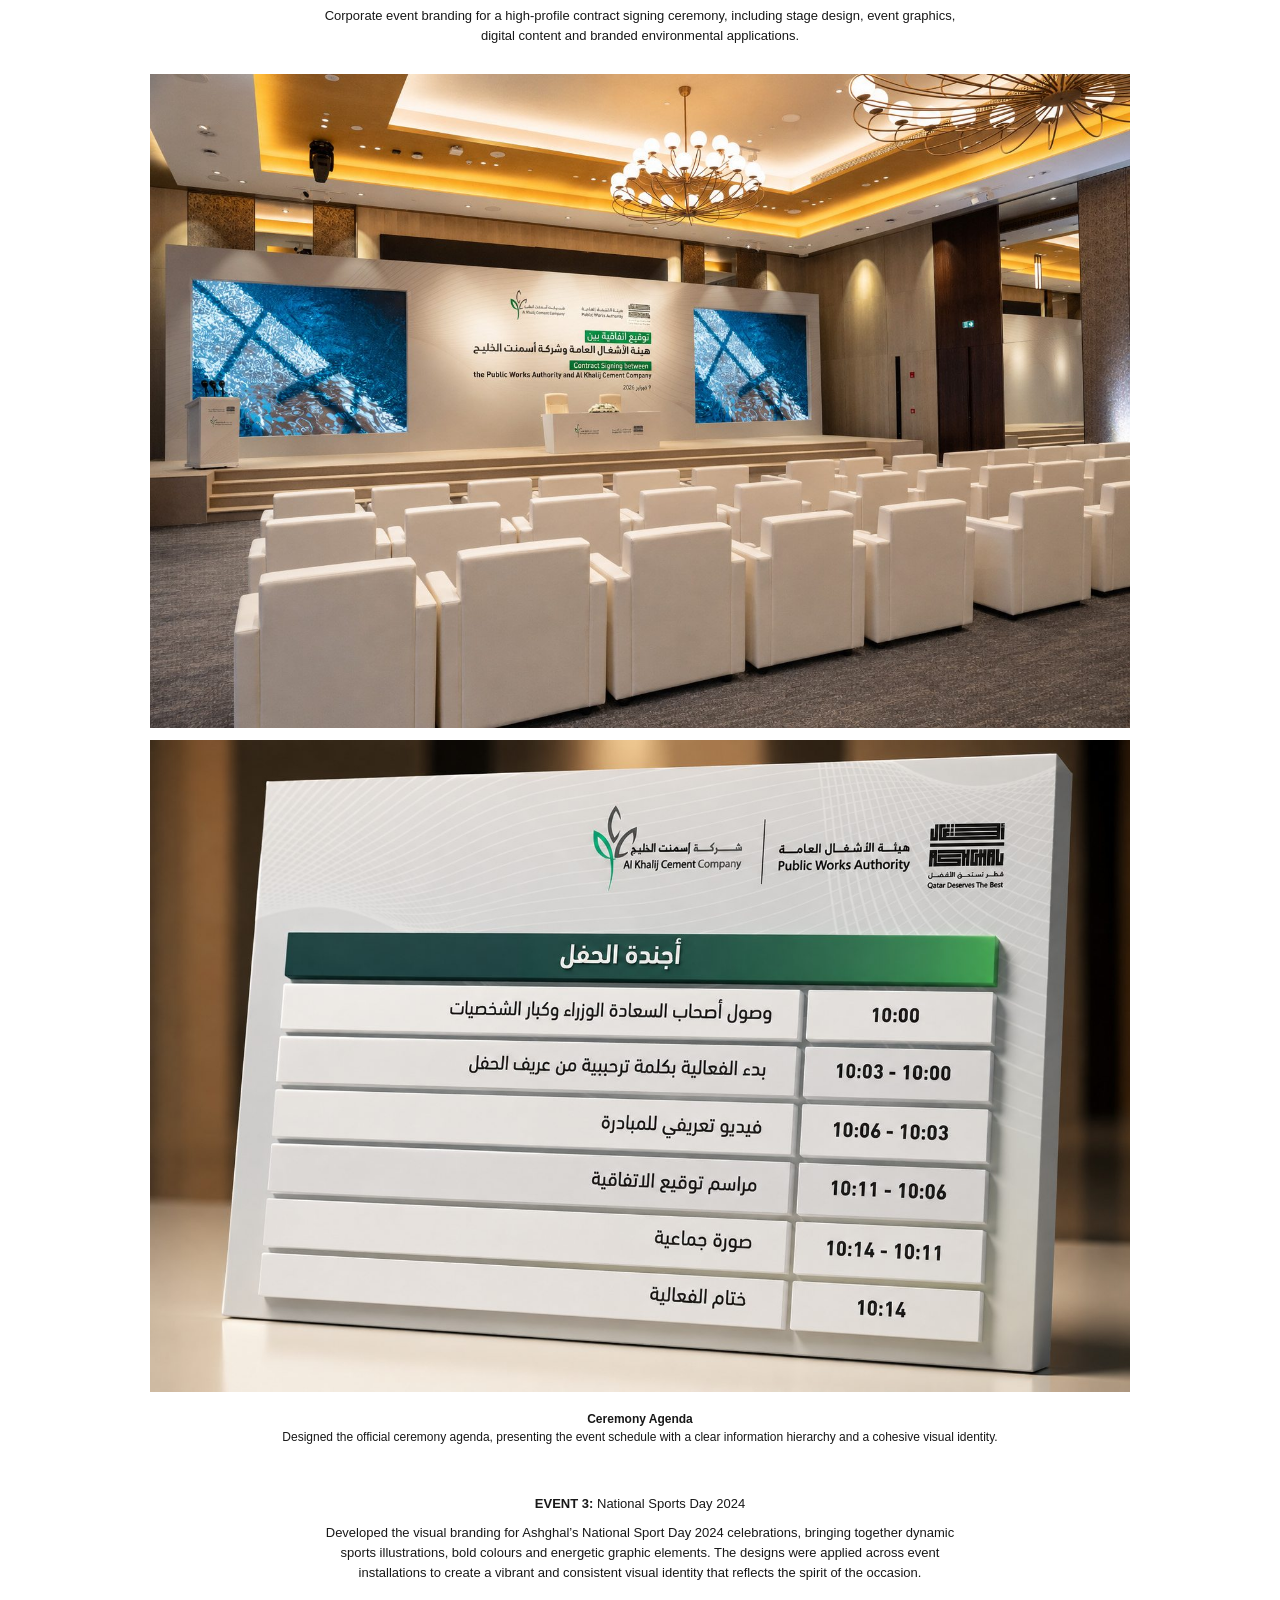
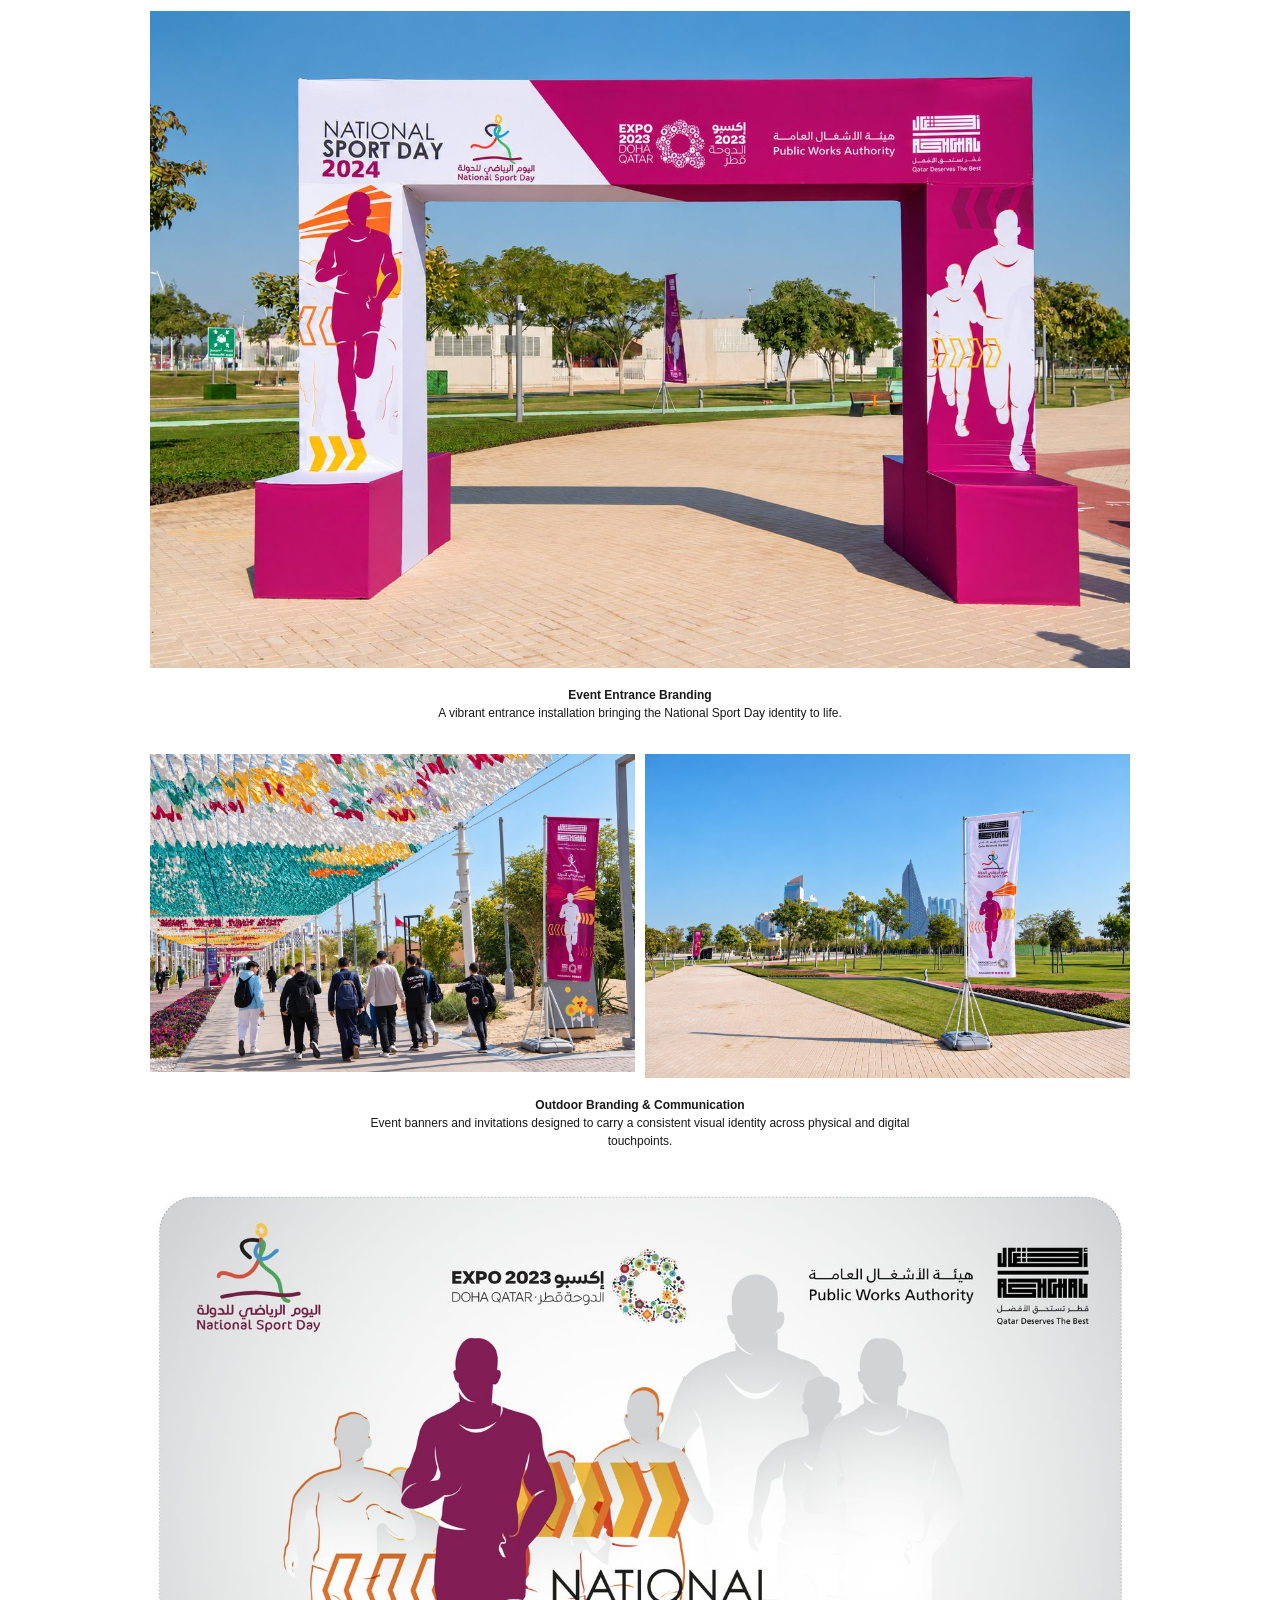
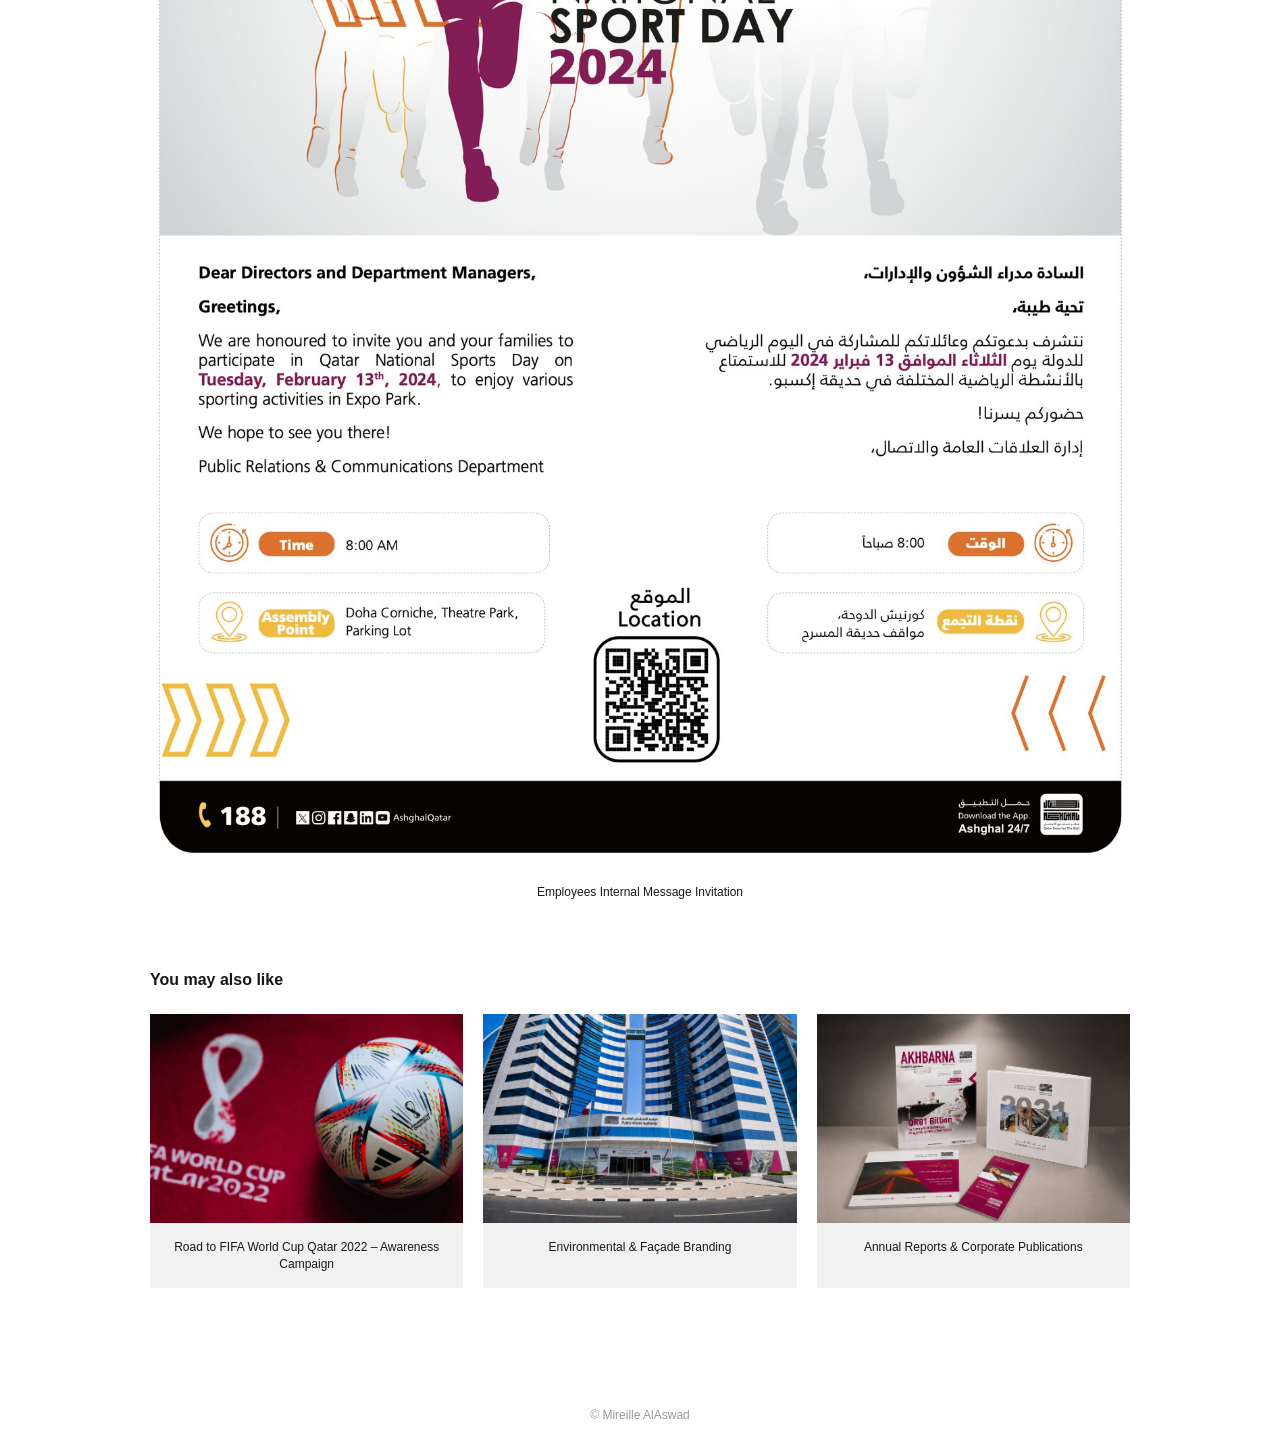
<file: events.html>
<!doctype html><html lang="en"><head><meta charset="utf-8"><meta name="viewport" content="width=device-width,initial-scale=1"><title>Corporate Event Branding | Mireille AlAswad</title><link rel="stylesheet" href="style.css"></head><body><div class="wrap"><header><nav><a class="active" href="index.html">Work</a><a href="about.html">About</a></nav><a class="monogram" href="index.html">MA</a></header><main class="brand-page event-page"><h1>Corporate Event Branding</h1>
<section class="event-intro"><p><strong>EVENT 1:</strong> Training Programs Ceremony</p><p><em>Deliverables</em><br>Stage &amp; LED backdrop, Event visual identity, Ceremony agenda, Invitations, Certificates, Trophy design,<br>Presentation templates, Signage &amp; environmental graphics, Digital screens, Branded event collateral.</p><p class="event-description"><strong>Event Branding &amp; Stage Design:</strong> A unified visual identity carried across the stage and event space.<br><strong>Branded Event Materials:</strong> Applying the identity to printed materials, signage and event accessories.<br><strong>Digital Branding &amp; Recognition:</strong> Extending the identity to digital screens and custom-designed trophies.</p></section>
<section class="brand-gallery event-gallery"><img class="brand-art" loading="lazy" src="assets/event-01.jpg" alt="Training Programs Ceremony branded application 1"><img class="brand-art" loading="lazy" src="assets/event-02.jpg" alt="Training Programs Ceremony branded application 2"><img class="brand-art" loading="lazy" src="assets/event-03.jpg" alt="Training Programs Ceremony branded application 3"><img class="brand-art" loading="lazy" src="assets/event-04.jpg" alt="Training Programs Ceremony branded application 4"><img class="brand-art" loading="lazy" src="assets/event-05.jpg" alt="Training Programs Ceremony branded application 5"><img class="brand-art" loading="lazy" src="assets/event-06.jpg" alt="Training Programs Ceremony branded application 6"><img class="brand-art" loading="lazy" src="assets/event-07.jpg" alt="Training Programs Ceremony branded application 7"><img class="brand-art" loading="lazy" src="assets/event-08.jpg" alt="Training Programs Ceremony branded application 8"></section><section class="event-intro event-subsection"><p><strong>EVENT 2:</strong> Corporate Ceremony</p><p>Corporate event branding for a high-profile contract signing ceremony, including stage design, event graphics,<br>digital content and branded environmental applications.</p></section><section class="brand-gallery event-gallery"><img class="brand-art" loading="lazy" src="assets/event-09.jpg" alt="Corporate Ceremony branded application"><img class="brand-art" loading="lazy" src="assets/event-10.jpg" alt="Corporate Ceremony branded application"></section><p class="event-caption"><strong>Ceremony Agenda</strong><br>Designed the official ceremony agenda, presenting the event schedule with a clear information hierarchy and a cohesive visual identity.</p><section class="event-intro event-subsection"><p><strong>EVENT 3:</strong> National Sports Day 2024</p><p>Developed the visual branding for Ashghal’s National Sport Day 2024 celebrations, bringing together dynamic<br>sports illustrations, bold colours and energetic graphic elements. The designs were applied across event<br>installations to create a vibrant and consistent visual identity that reflects the spirit of the occasion.</p></section><section class="brand-gallery event-gallery"><img class="brand-art" loading="lazy" src="assets/event-11.jpg" alt="National Sport Day 2024 event entrance"></section><p class="event-caption"><strong>Event Entrance Branding</strong><br>A vibrant entrance installation bringing the National Sport Day identity to life.</p><div class="event-double"><img loading="lazy" src="assets/event-12.jpg" alt="National Sport Day event banner along walkway"><img loading="lazy" src="assets/event-13.jpg" alt="National Sport Day event banner in park"></div><p class="event-caption"><strong>Outdoor Branding &amp; Communication</strong><br>Event banners and invitations designed to carry a consistent visual identity across physical and digital<br>touchpoints.</p><section class="brand-gallery event-gallery"><img class="brand-art" loading="lazy" src="assets/event-14.jpg" alt="National Sport Day invitation"></section><p class="event-caption">Employees Internal Message Invitation</p><section class="brand-related"><h2>You may also like</h2><div class="brand-related-grid"><a href="fifa.html"><img src="assets/fifa.jpg" alt=""><span>Road to FIFA World Cup Qatar 2022 – Awareness Campaign</span></a><a href="environment.html"><img src="assets/environment.jpg" alt=""><span>Environmental &amp; Façade Branding</span></a><a href="reports.html"><img src="assets/reports.jpg" alt=""><span>Annual Reports &amp; Corporate Publications</span></a></div></section></main></div><footer>© Mireille AlAswad</footer></body></html>
</file>
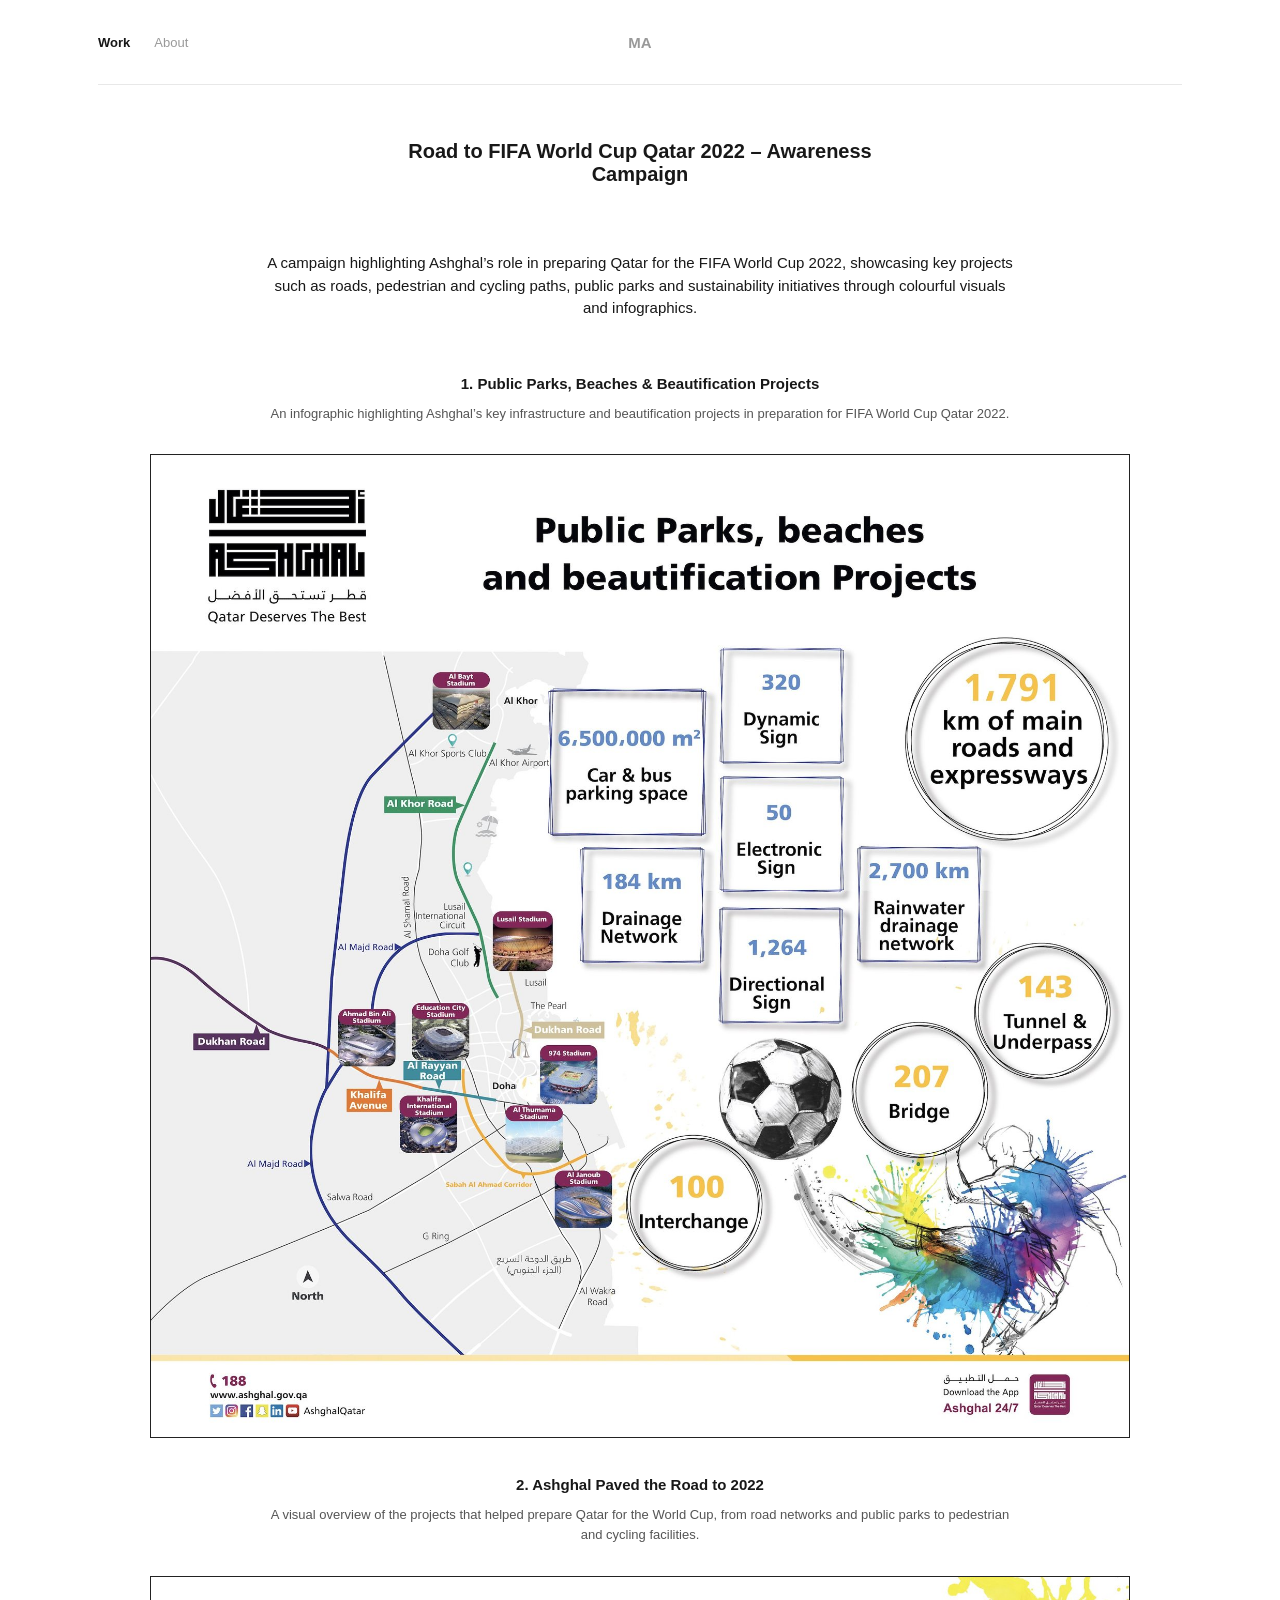
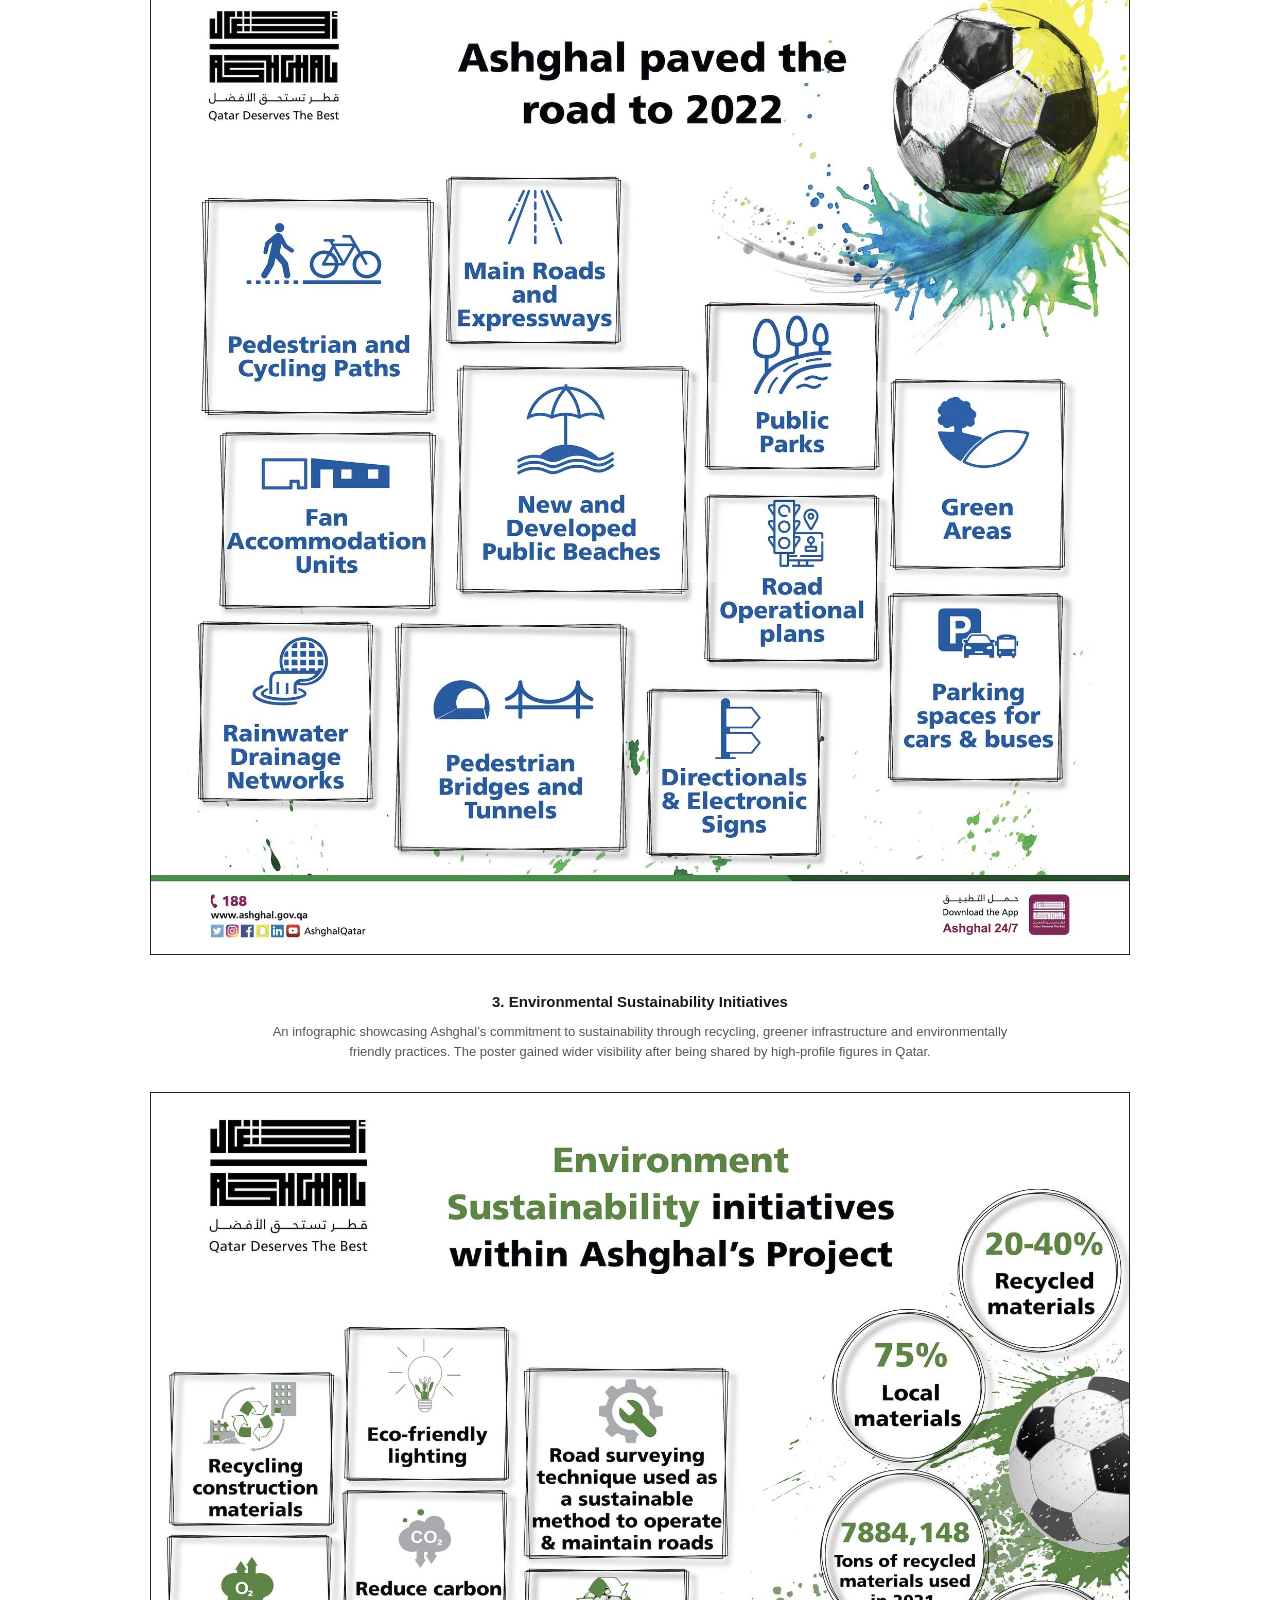
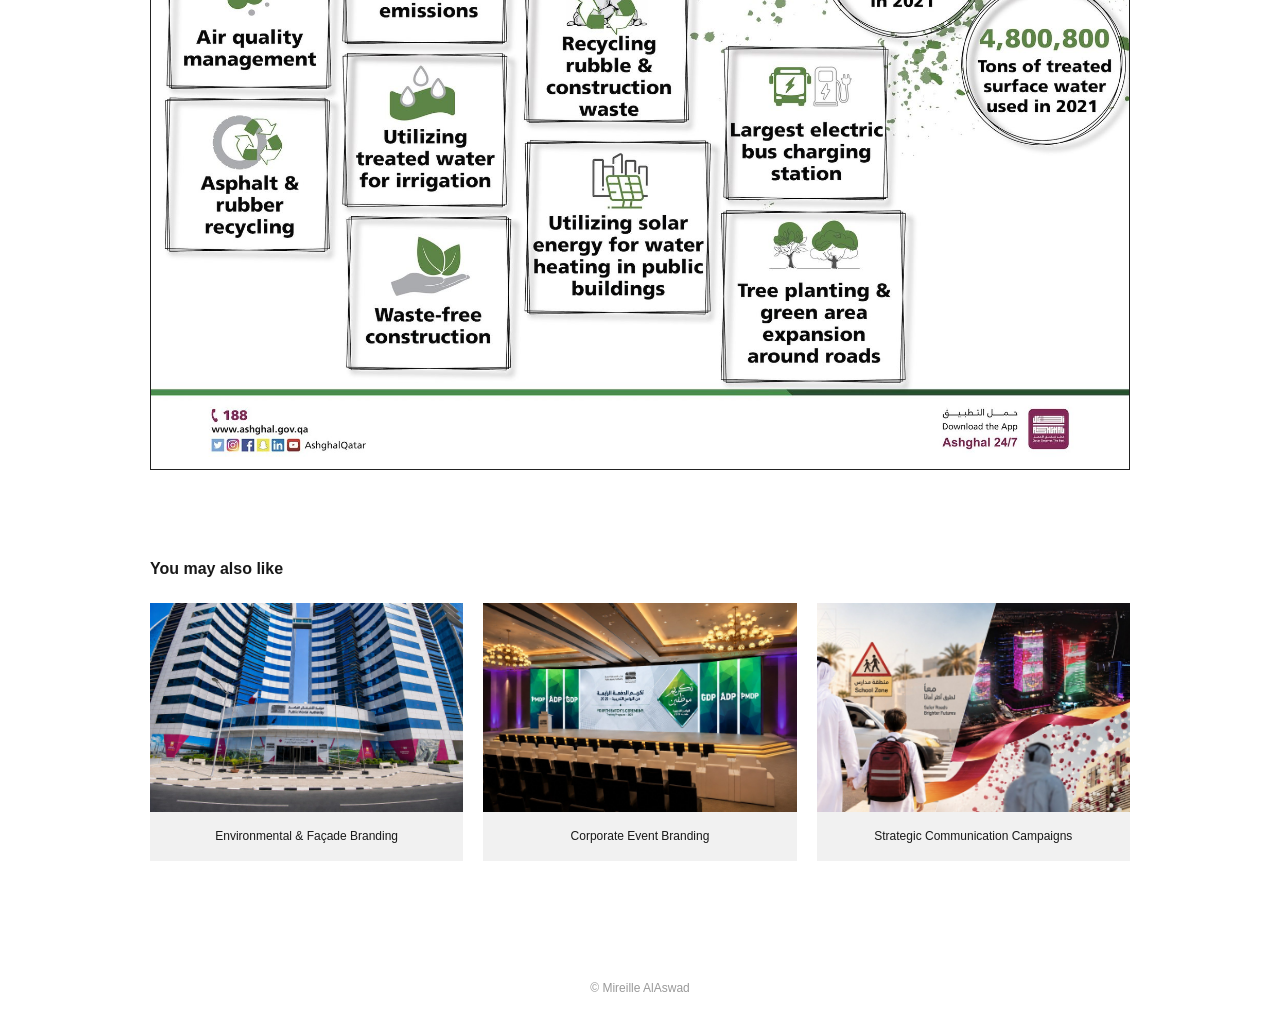
<file: fifa.html>
<!doctype html><html lang="en"><head><meta charset="utf-8"><meta name="viewport" content="width=device-width,initial-scale=1"><title>Road to FIFA World Cup Qatar 2022 – Awareness Campaign | Mireille AlAswad</title><link rel="stylesheet" href="style.css"></head><body><div class="wrap"><header><nav><a class="active" href="index.html">Work</a><a href="about.html">About</a></nav><a class="monogram" href="index.html">MA</a></header><main class="brand-page fifa-page"><h1>Road to FIFA World Cup Qatar 2022 – Awareness<br class="desktop-break"> Campaign</h1><p class="fifa-intro">A campaign highlighting Ashghal’s role in preparing Qatar for the FIFA World Cup 2022, showcasing key projects such as roads, pedestrian and cycling paths, public parks and sustainability initiatives through colourful visuals and infographics.</p>
<section class="fifa-item"><h2>1. Public Parks, Beaches &amp; Beautification Projects</h2><p>An infographic highlighting Ashghal’s key infrastructure and beautification projects in preparation for FIFA World Cup Qatar 2022.</p><img src="assets/fifa-03.jpg" alt="Public parks, beaches and beautification projects infographic"></section>
<section class="fifa-item"><h2>2. Ashghal Paved the Road to 2022</h2><p>A visual overview of the projects that helped prepare Qatar for the World Cup, from road networks and public parks to pedestrian and cycling facilities.</p><img src="assets/fifa-01.jpg" alt="Ashghal paved the road to 2022 infographic"></section>
<section class="fifa-item"><h2>3. Environmental Sustainability Initiatives</h2><p>An infographic showcasing Ashghal’s commitment to sustainability through recycling, greener infrastructure and environmentally friendly practices. The poster gained wider visibility after being shared by high-profile figures in Qatar.</p><img src="assets/fifa-02.jpg" alt="Environmental sustainability initiatives infographic"></section>
<section class="brand-related"><h2>You may also like</h2><div class="brand-related-grid"><a href="environment.html"><img src="assets/environment.jpg" alt="Environmental and facade branding"><span>Environmental &amp; Façade Branding</span></a><a href="events.html"><img src="assets/events.jpg" alt="Corporate event branding"><span>Corporate Event Branding</span></a><a href="campaigns.html"><img src="assets/campaigns.jpg" alt="Strategic communication campaigns"><span>Strategic Communication Campaigns</span></a></div></section></main></div><footer>© Mireille AlAswad</footer></body></html>
</file>
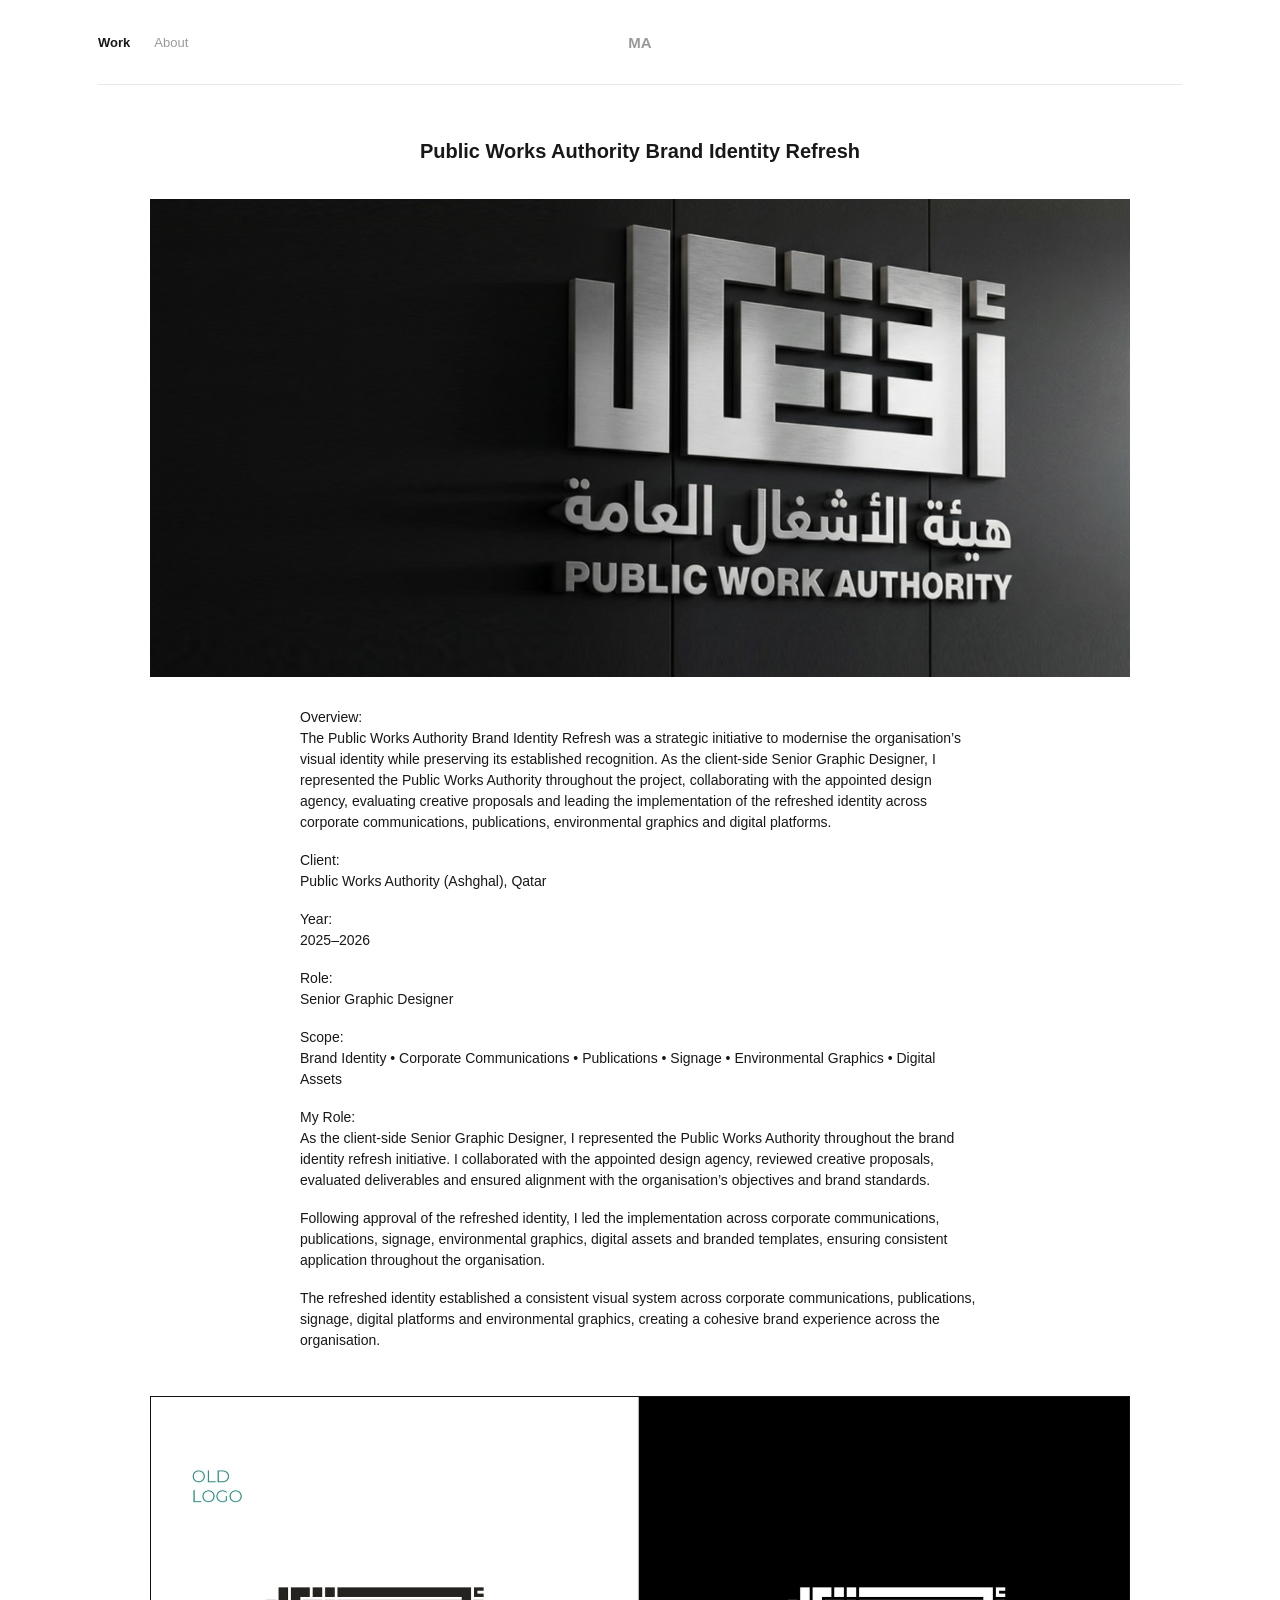
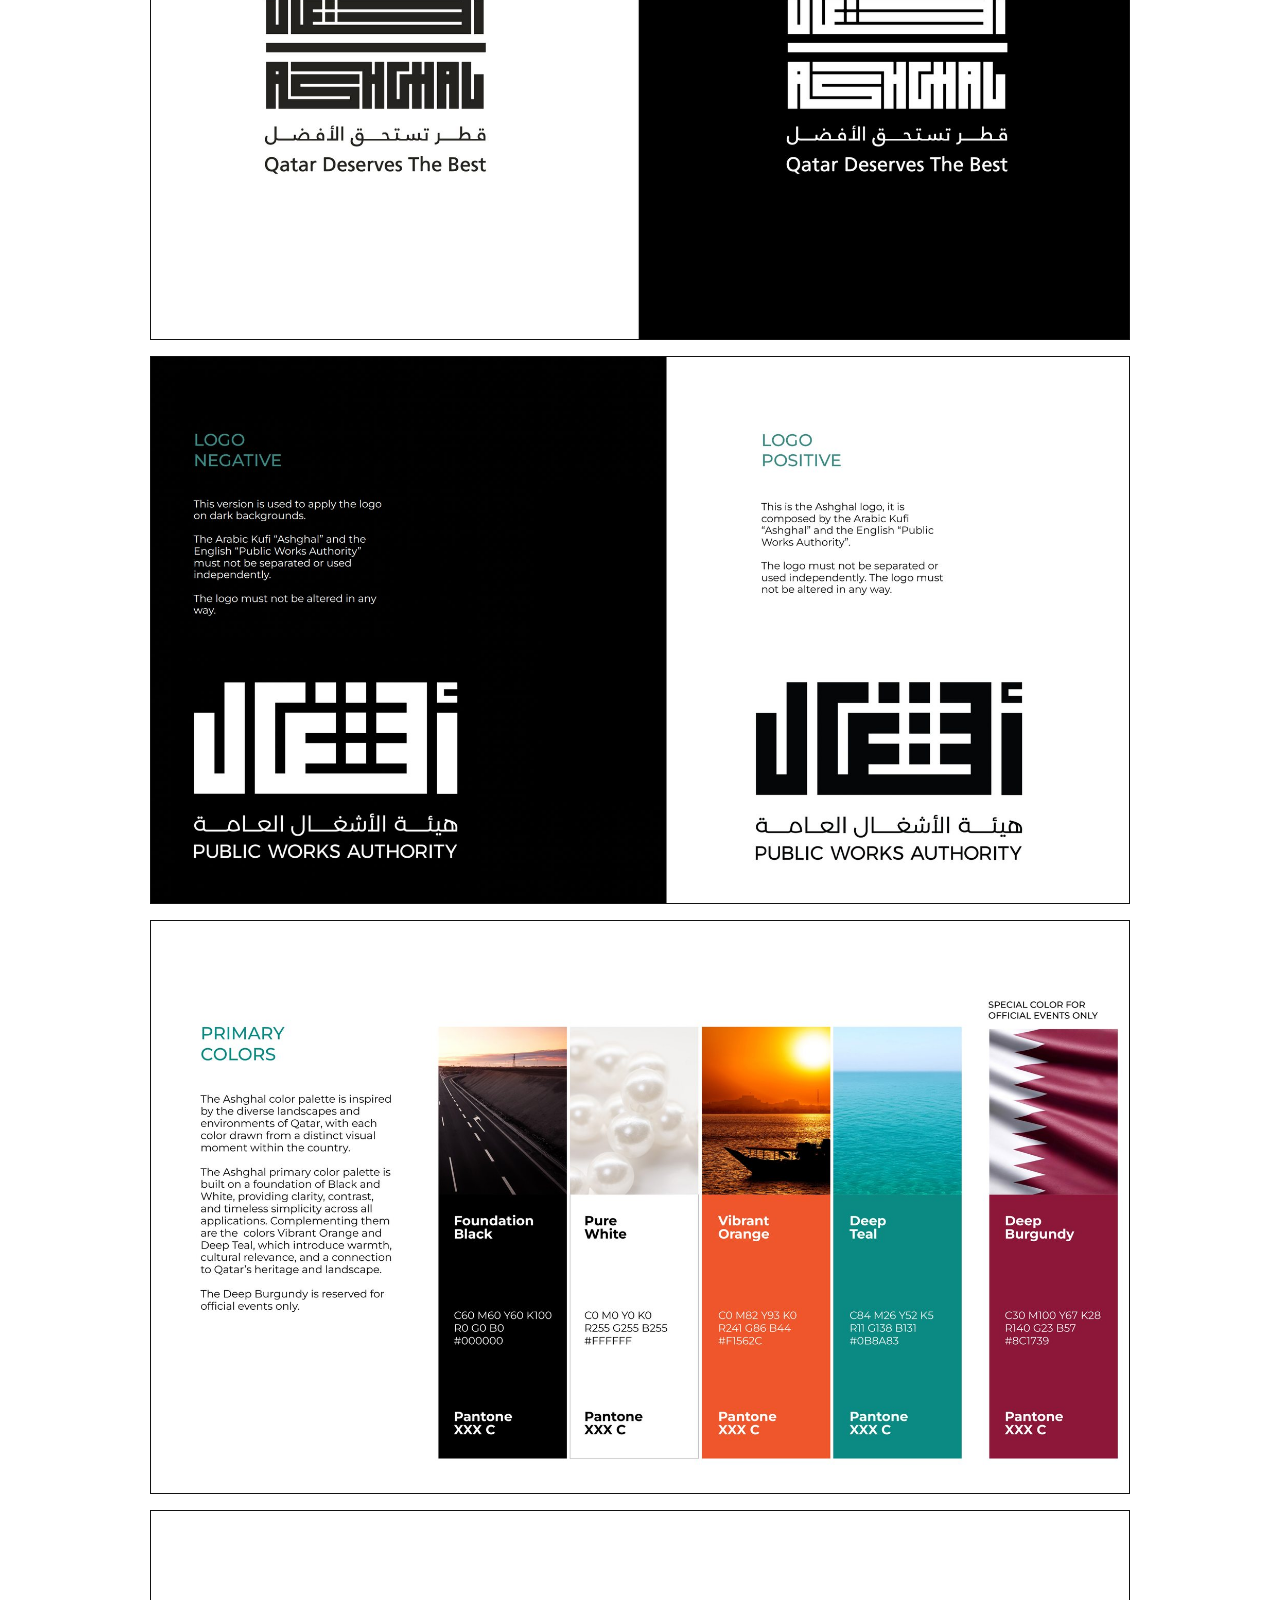
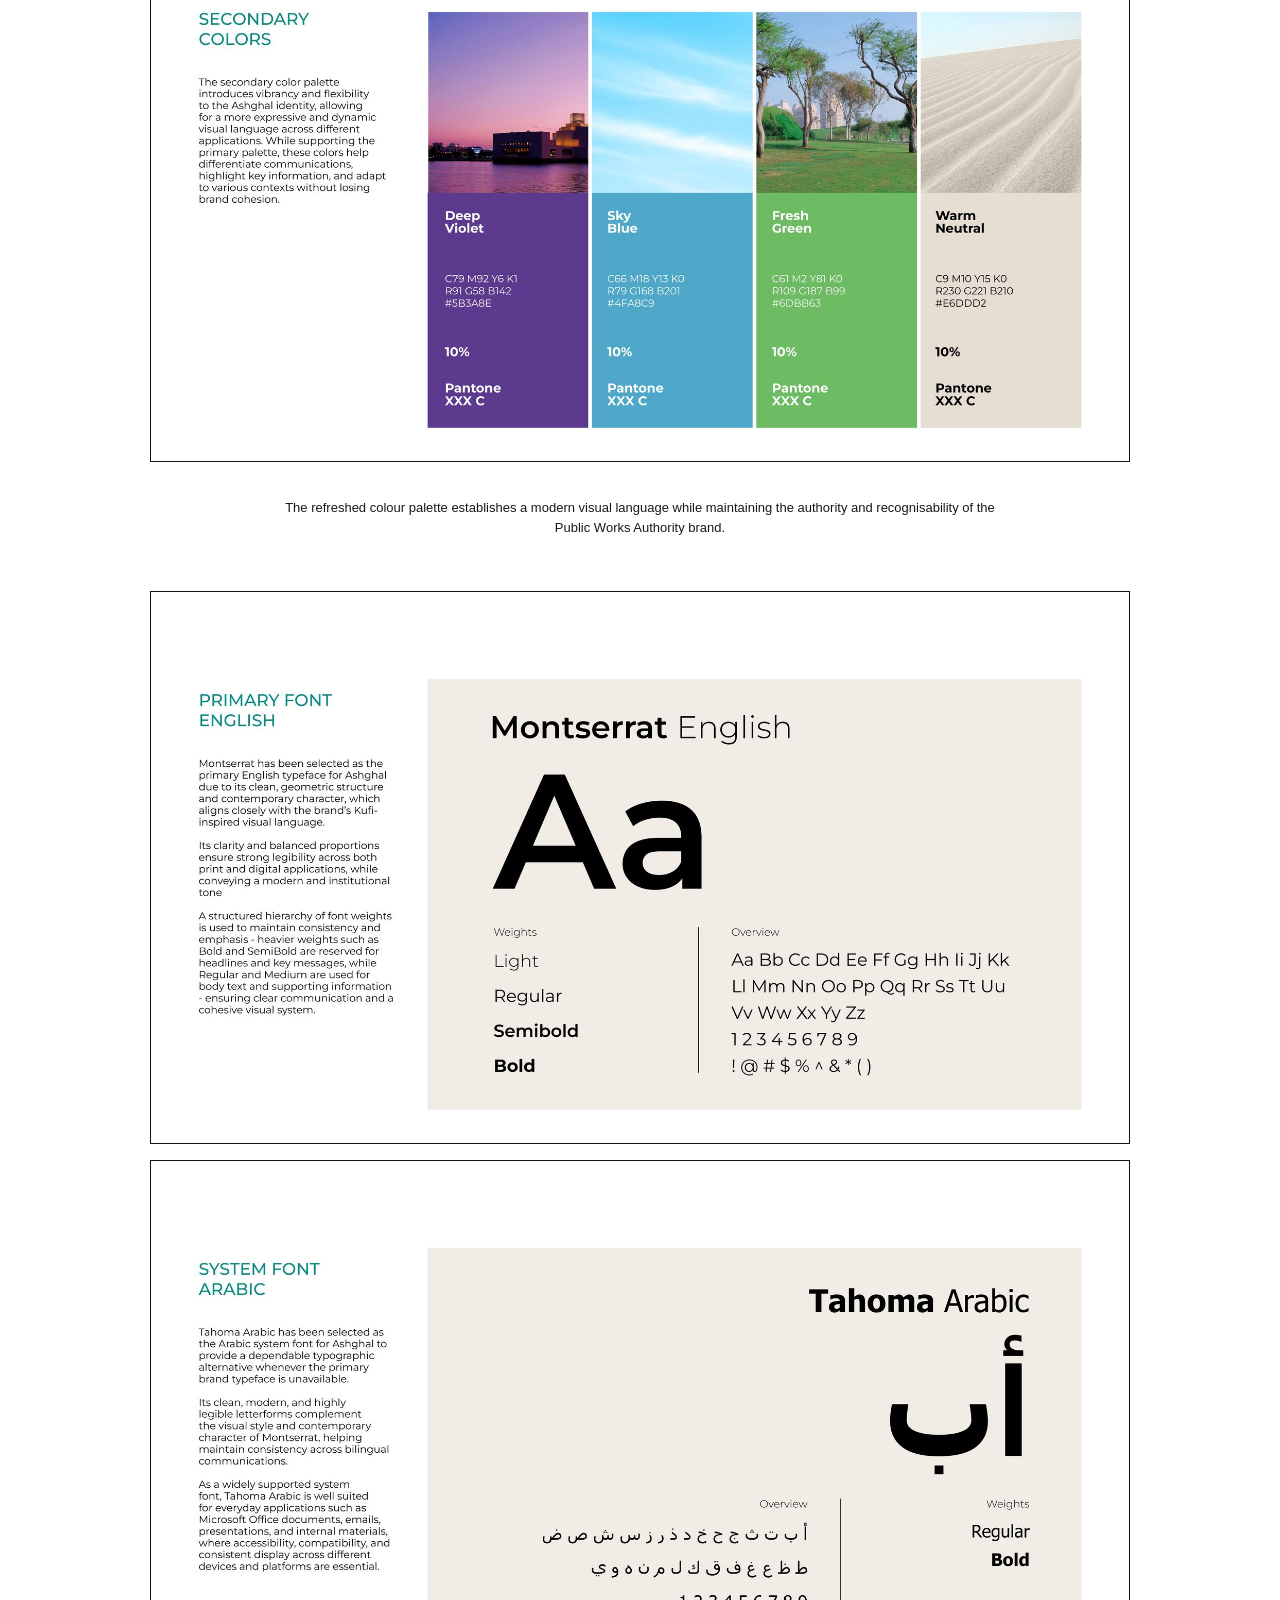
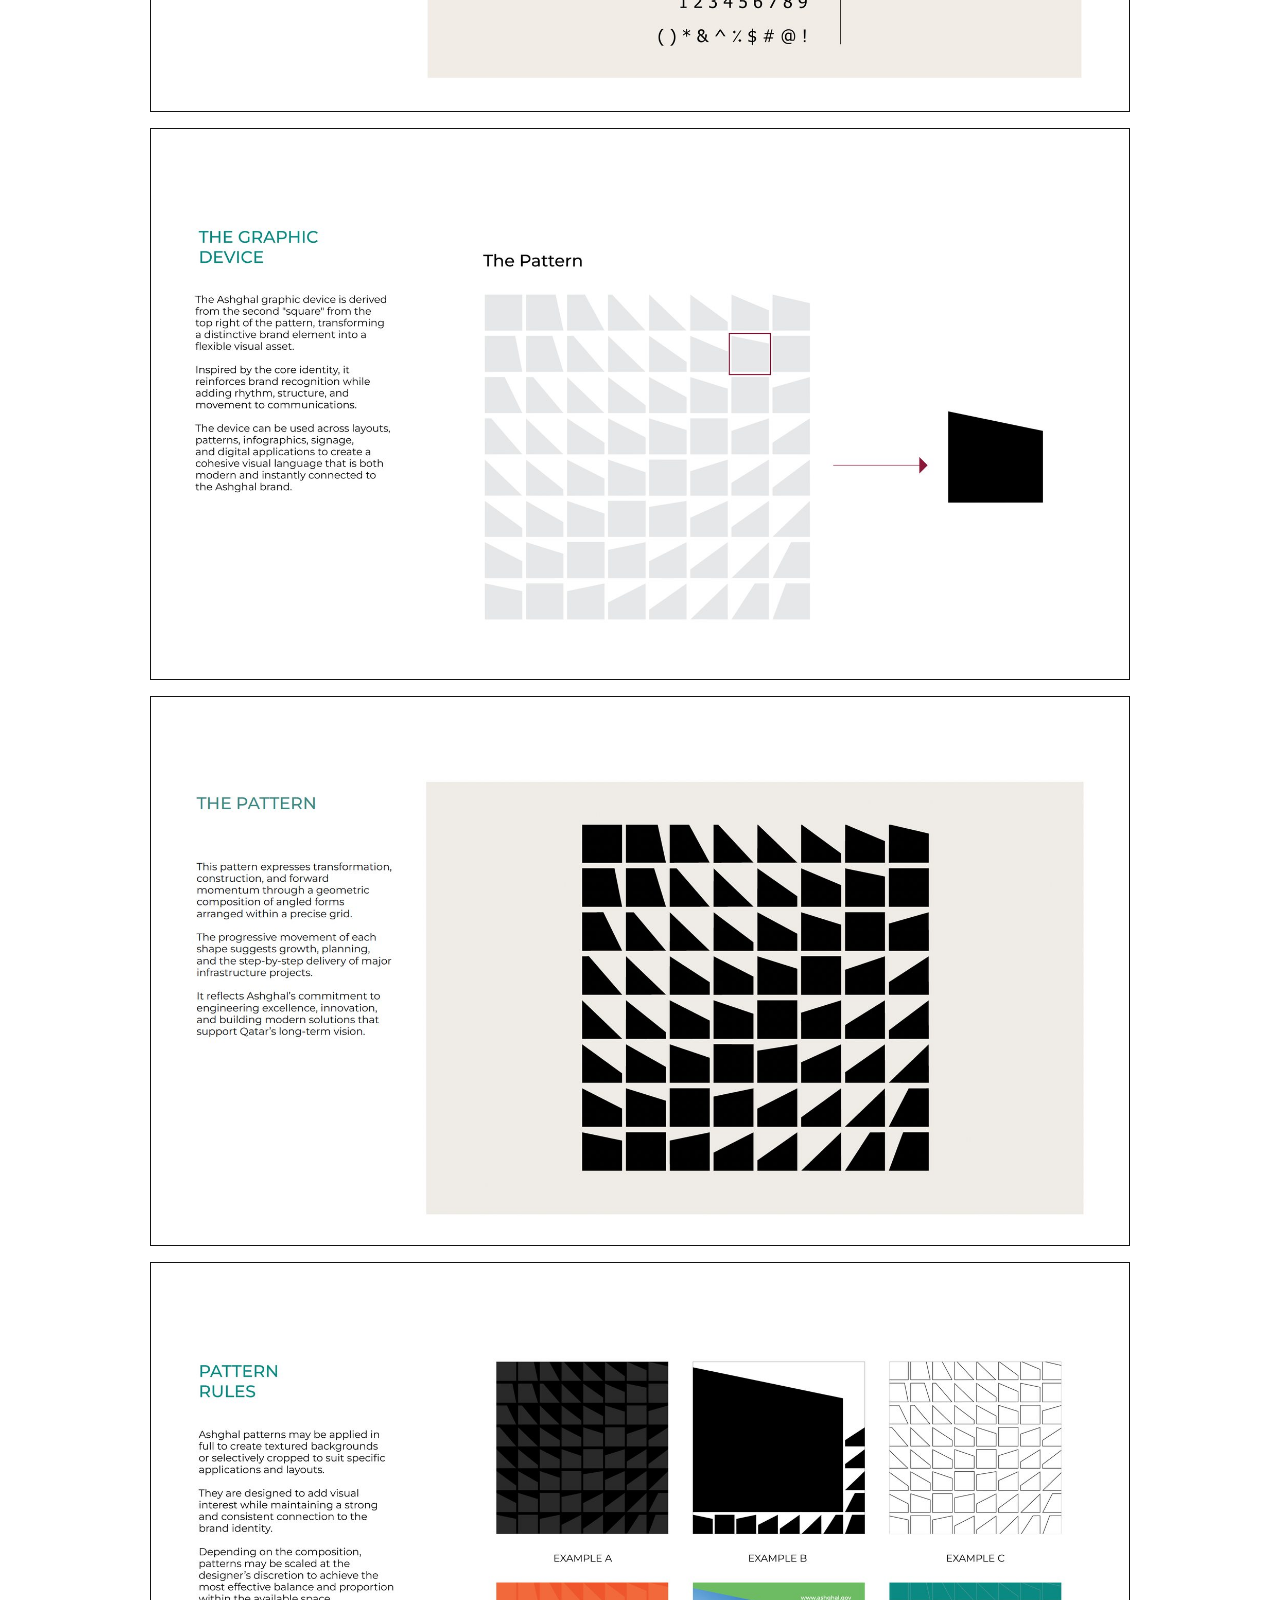
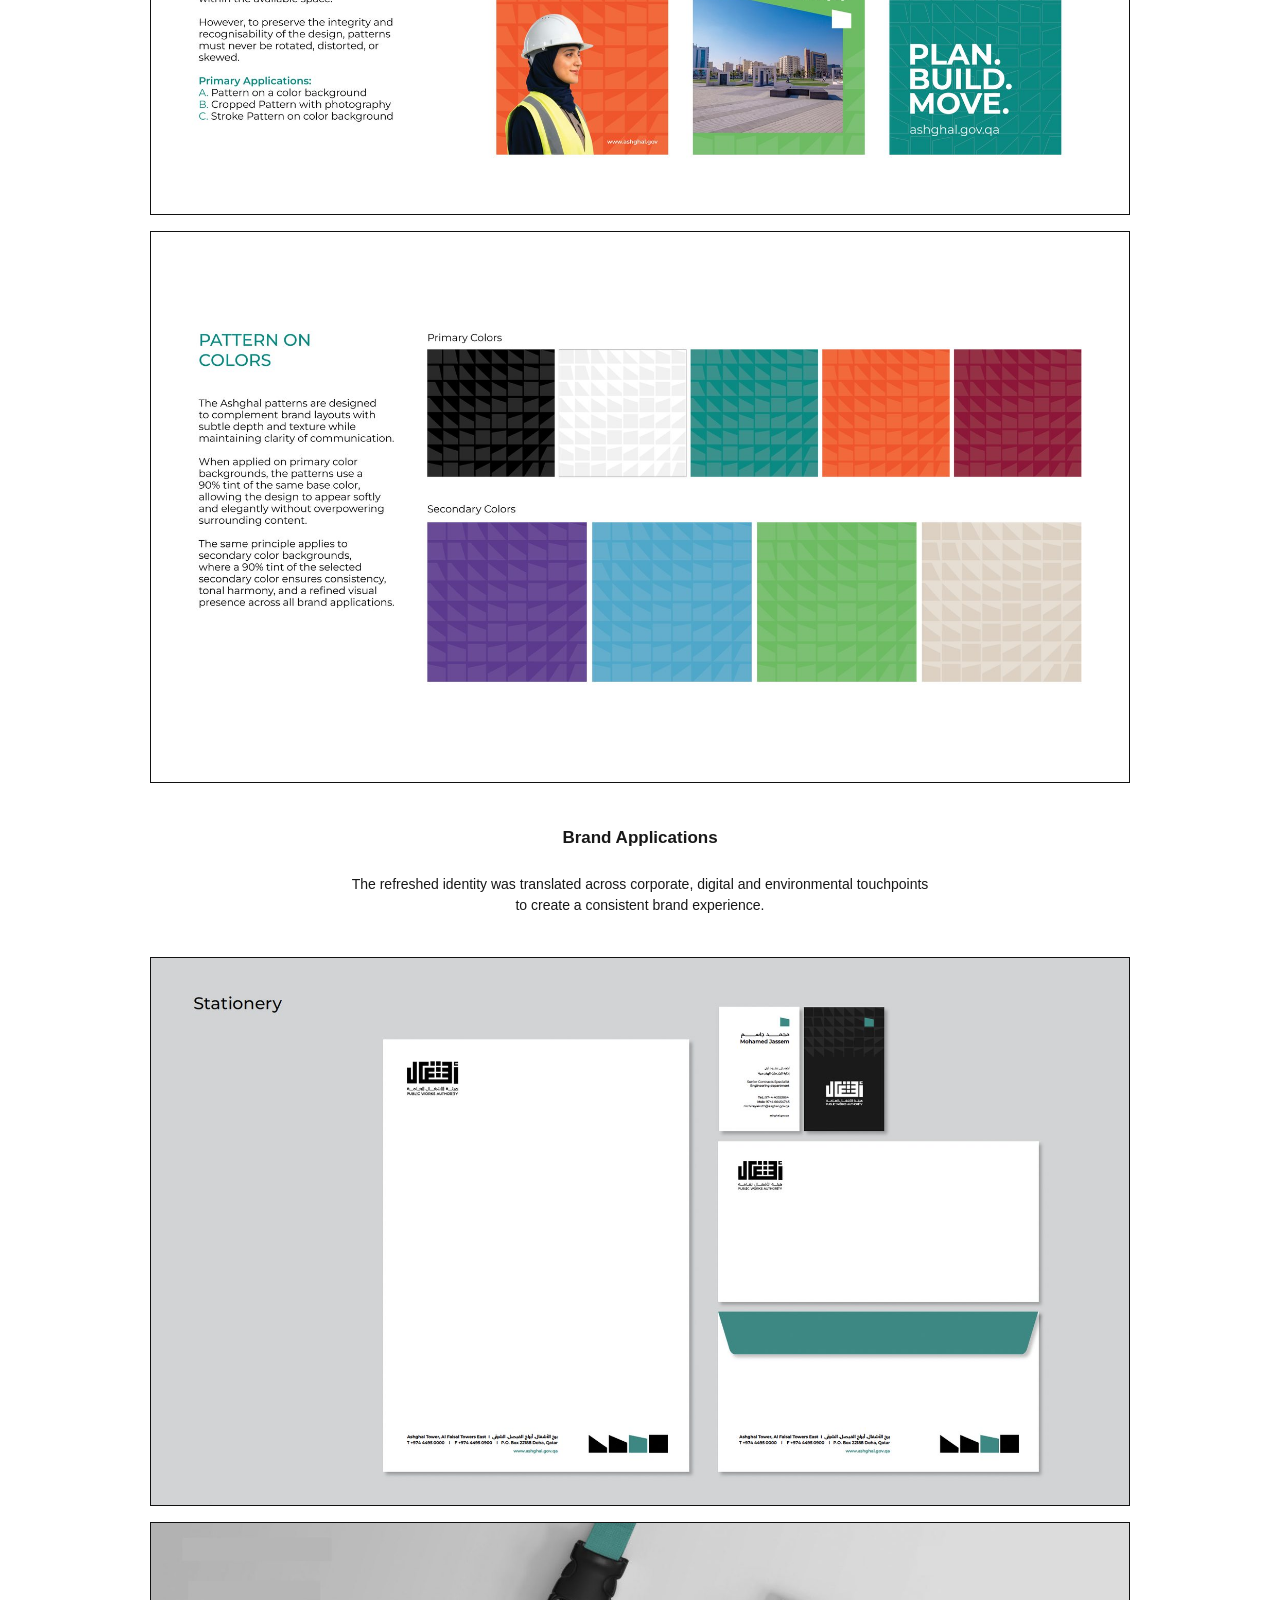
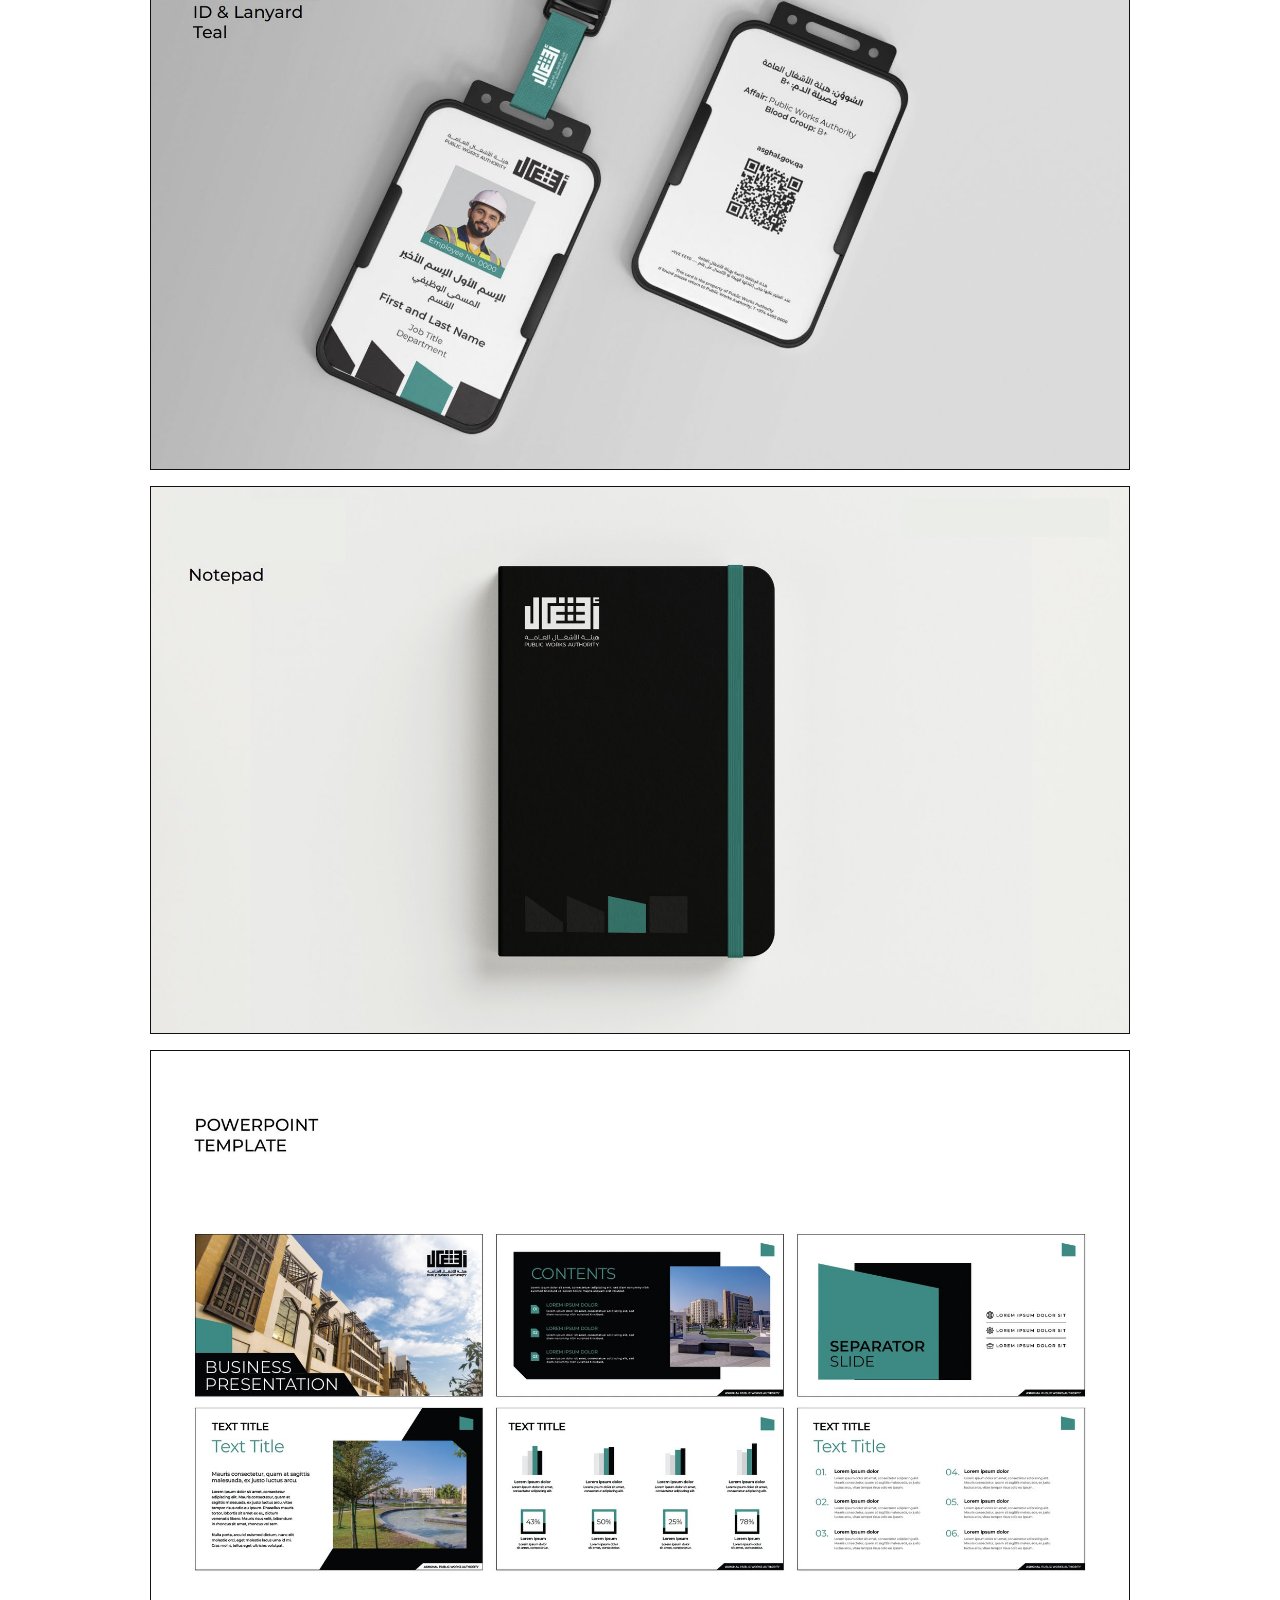
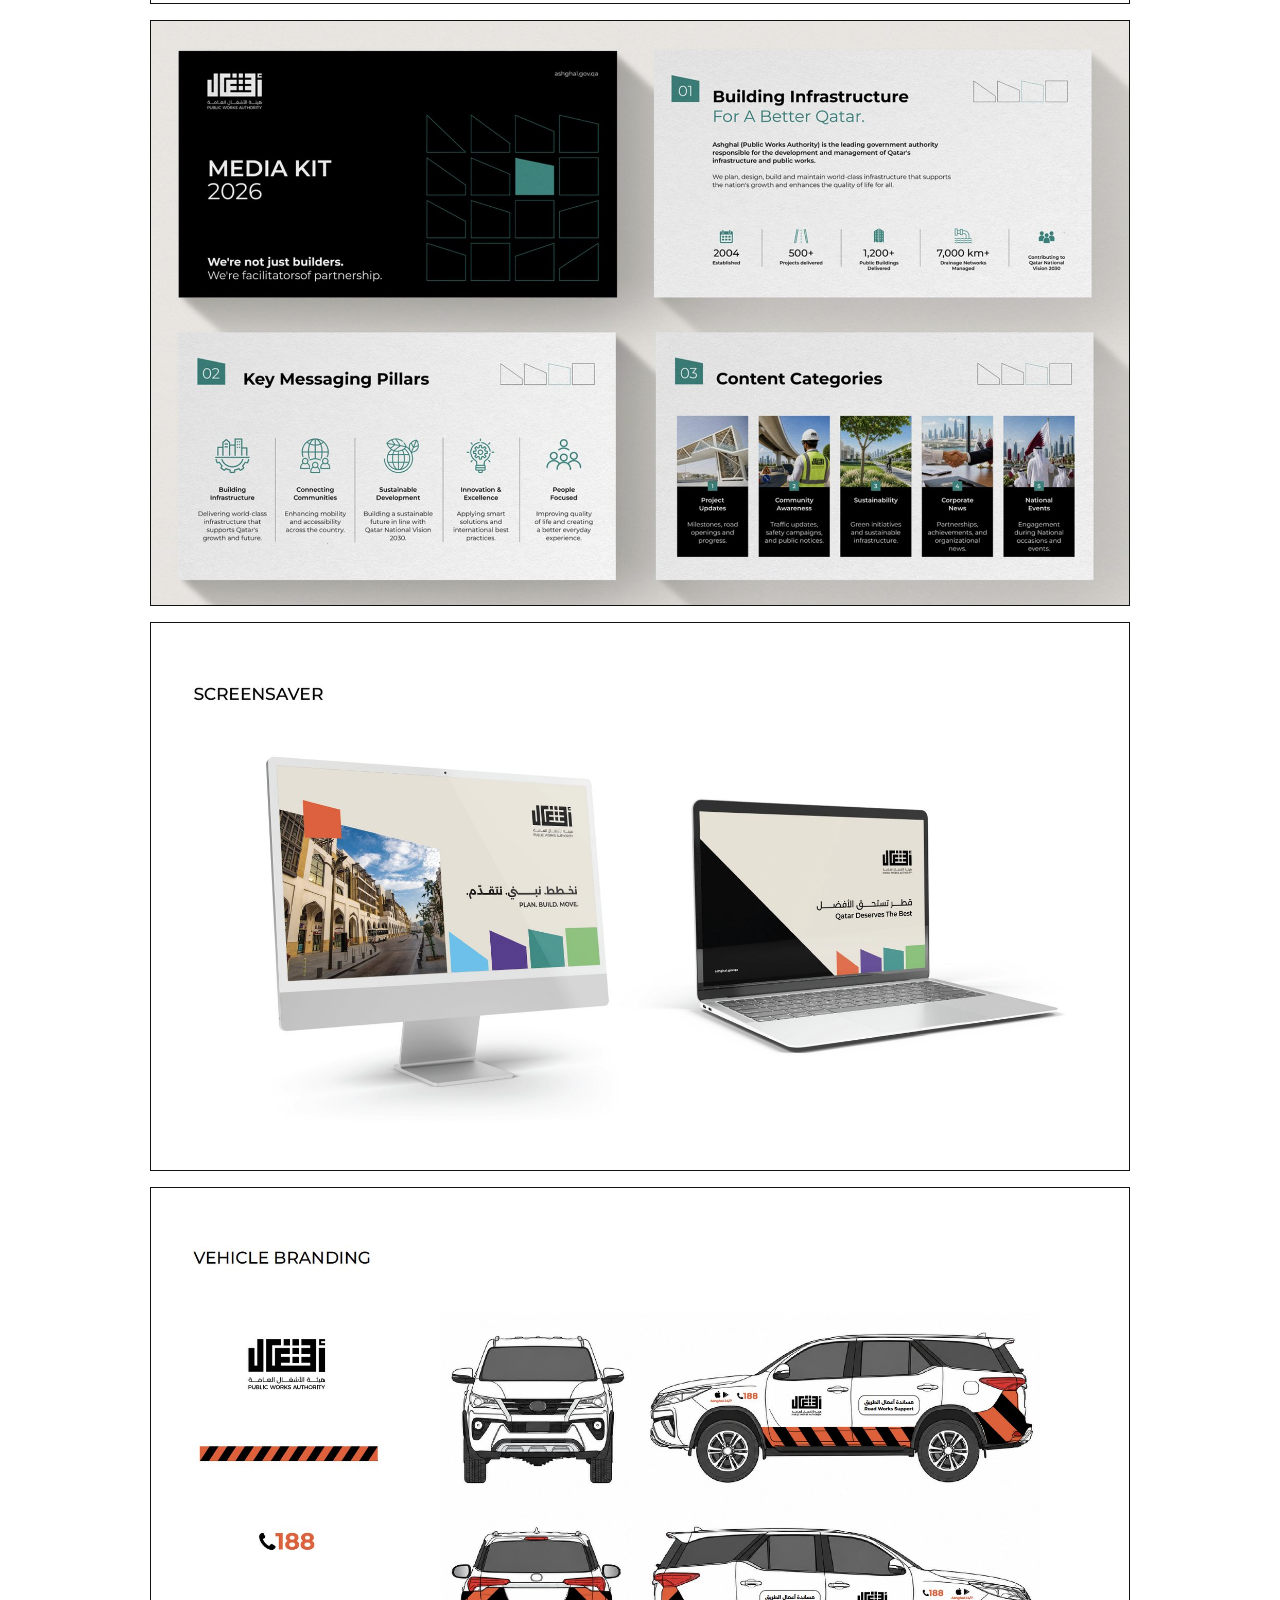
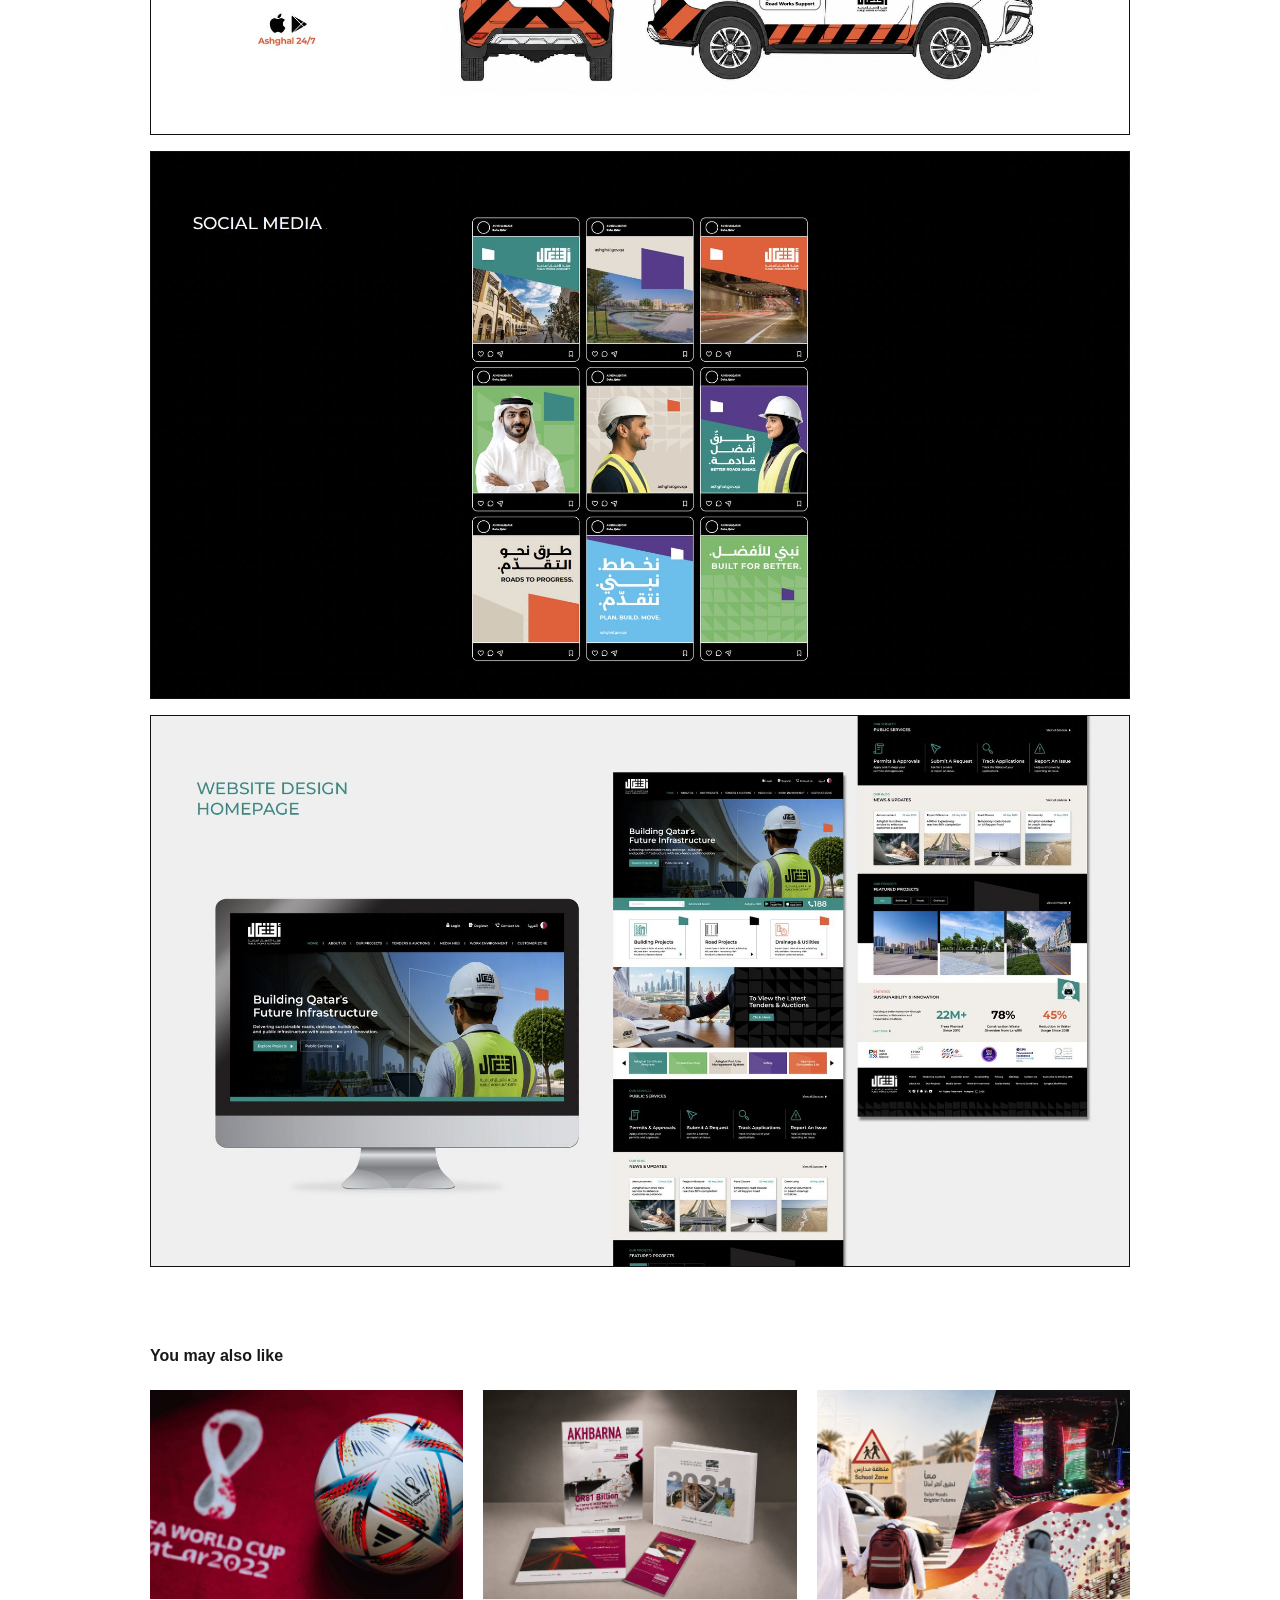
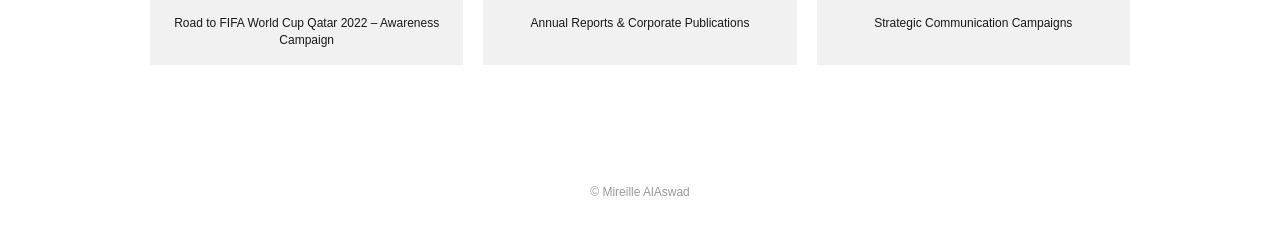
<file: identity.html>
<!doctype html><html lang="en"><head><meta charset="utf-8"><meta name="viewport" content="width=device-width,initial-scale=1"><title>Public Works Authority Brand Identity Refresh | Mireille AlAswad</title><link rel="stylesheet" href="style.css"></head><body><div class="wrap"><header><nav><a class="active" href="index.html">Work</a><a href="about.html">About</a></nav><a class="monogram" href="index.html">MA</a></header><main class="brand-page"><h1>Public Works Authority Brand Identity Refresh</h1><img class="brand-hero" src="assets/identity-cover-new.png" alt="Public Works Authority brand identity sign"><section class="brand-copy"><p><strong>Overview:</strong><br>The Public Works Authority Brand Identity Refresh was a strategic initiative to modernise the organisation’s visual identity while preserving its established recognition. As the client-side Senior Graphic Designer, I represented the Public Works Authority throughout the project, collaborating with the appointed design agency, evaluating creative proposals and leading the implementation of the refreshed identity across corporate communications, publications, environmental graphics and digital platforms.</p><p><strong>Client:</strong><br>Public Works Authority (Ashghal), Qatar</p><p><strong>Year:</strong><br>2025–2026</p><p><strong>Role:</strong><br>Senior Graphic Designer</p><p><strong>Scope:</strong><br>Brand Identity • Corporate Communications • Publications • Signage • Environmental Graphics • Digital Assets</p><p><strong>My Role:</strong><br>As the client-side Senior Graphic Designer, I represented the Public Works Authority throughout the brand identity refresh initiative. I collaborated with the appointed design agency, reviewed creative proposals, evaluated deliverables and ensured alignment with the organisation’s objectives and brand standards.</p><p>Following approval of the refreshed identity, I led the implementation across corporate communications, publications, signage, environmental graphics, digital assets and branded templates, ensuring consistent application throughout the organisation.</p><p>The refreshed identity established a consistent visual system across corporate communications, publications, signage, digital platforms and environmental graphics, creating a cohesive brand experience across the organisation.</p></section><section class="brand-gallery"><img class="brand-art" loading="lazy" src="assets/brand-01.jpg" alt="Ashghal brand identity design 1"><img class="brand-art" loading="lazy" src="assets/brand-02.jpg" alt="Ashghal brand identity design 2"><img class="brand-art" loading="lazy" src="assets/brand-03.jpg" alt="Ashghal brand identity design 3"><img class="brand-art" loading="lazy" src="assets/brand-04.jpg" alt="Ashghal brand identity design 4"><p class="brand-caption">The refreshed colour palette establishes a modern visual language while maintaining the authority and recognisability of the Public Works Authority brand.</p><img class="brand-art" loading="lazy" src="assets/brand-05.jpg" alt="Ashghal brand identity design 5"><img class="brand-art" loading="lazy" src="assets/brand-06.jpg" alt="Ashghal brand identity design 6"><img class="brand-art" loading="lazy" src="assets/brand-07.jpg" alt="Ashghal brand identity design 7"><img class="brand-art" loading="lazy" src="assets/brand-08.jpg" alt="Ashghal brand identity design 8"><img class="brand-art" loading="lazy" src="assets/brand-09.jpg" alt="Ashghal brand identity design 9"><img class="brand-art" loading="lazy" src="assets/brand-10.jpg" alt="Ashghal brand identity design 10"></section><section class="brand-applications"><h2>Brand Applications</h2><p>The refreshed identity was translated across corporate, digital and environmental touchpoints<br>to create a consistent brand experience.</p><img class="brand-art" loading="lazy" src="assets/brand-11.jpg" alt="Ashghal brand identity design 11"><img class="brand-art" loading="lazy" src="assets/brand-12.jpg" alt="Ashghal brand identity design 12"><img class="brand-art" loading="lazy" src="assets/brand-13.jpg" alt="Ashghal brand identity design 13"><img class="brand-art" loading="lazy" src="assets/brand-14.jpg" alt="Ashghal brand identity design 14"><img class="brand-art" loading="lazy" src="assets/brand-15.jpg" alt="Ashghal brand identity design 15"><img class="brand-art" loading="lazy" src="assets/brand-16.jpg" alt="Ashghal brand identity design 16"><img class="brand-art" loading="lazy" src="assets/brand-17.jpg" alt="Ashghal brand identity design 17"><img class="brand-art" loading="lazy" src="assets/brand-18.jpg" alt="Ashghal brand identity design 18"><img class="brand-art" loading="lazy" src="assets/brand-19.jpg" alt="Ashghal brand identity design 19"></section><section class="brand-related"><h2>You may also like</h2><div class="brand-related-grid"><a href="fifa.html"><img src="assets/fifa.jpg" alt=""><span>Road to FIFA World Cup Qatar 2022 – Awareness Campaign</span></a><a href="reports.html"><img src="assets/reports.jpg" alt=""><span>Annual Reports &amp; Corporate Publications</span></a><a href="campaigns.html"><img src="assets/campaigns.jpg" alt=""><span>Strategic Communication Campaigns</span></a></div></section></main></div><footer>© Mireille AlAswad</footer></body></html>
</file>
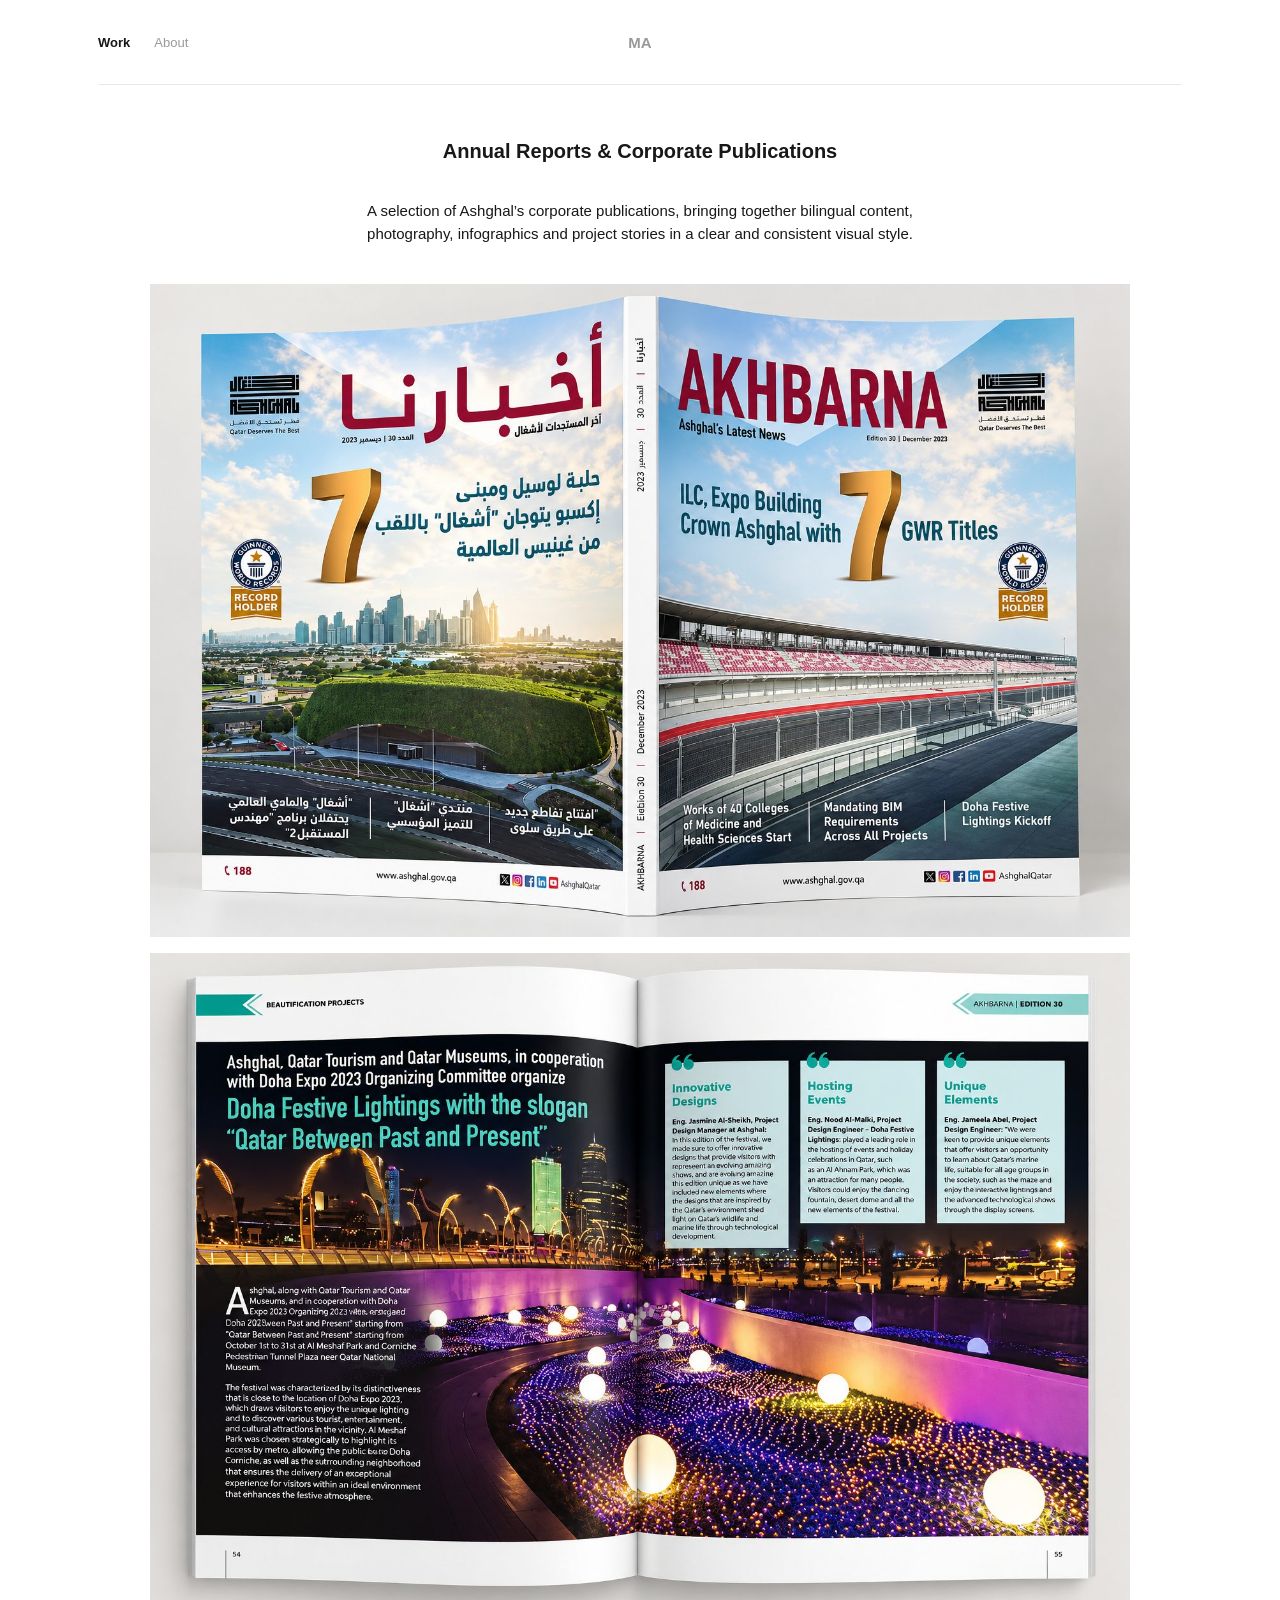
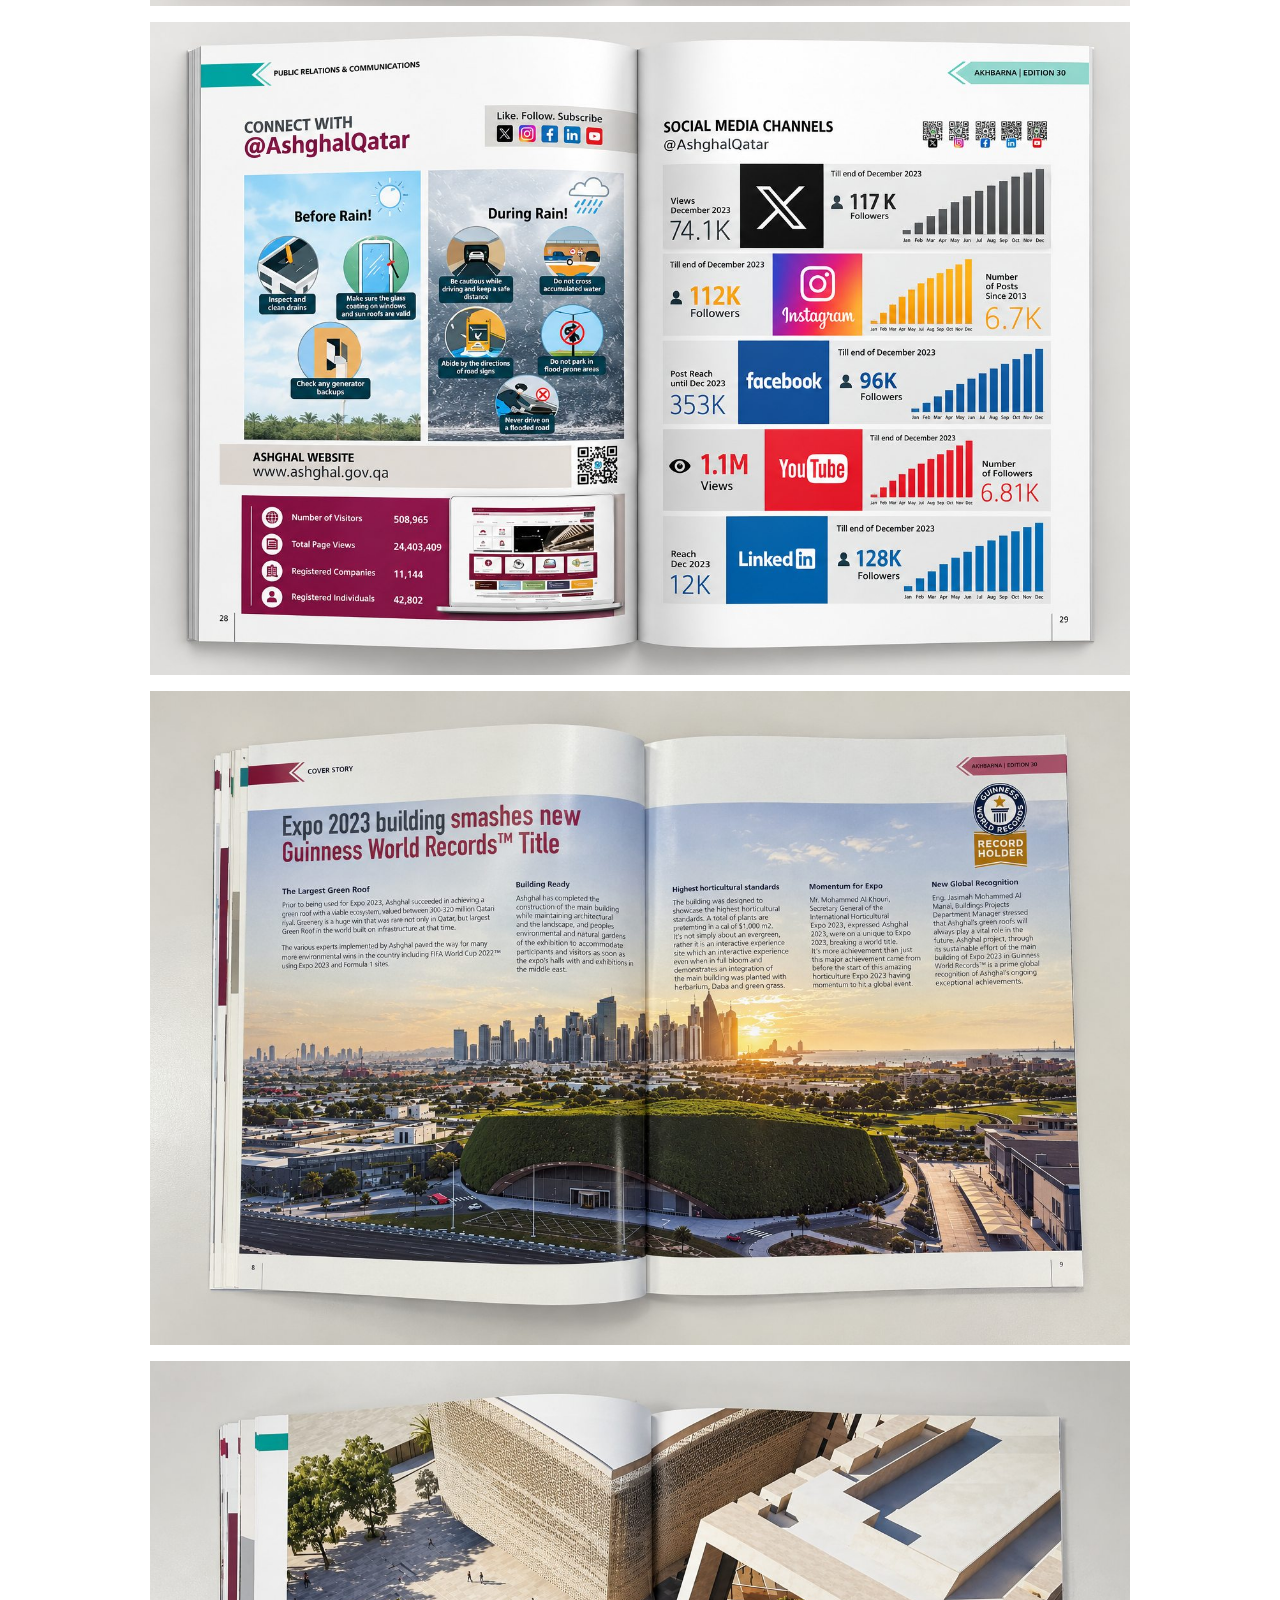
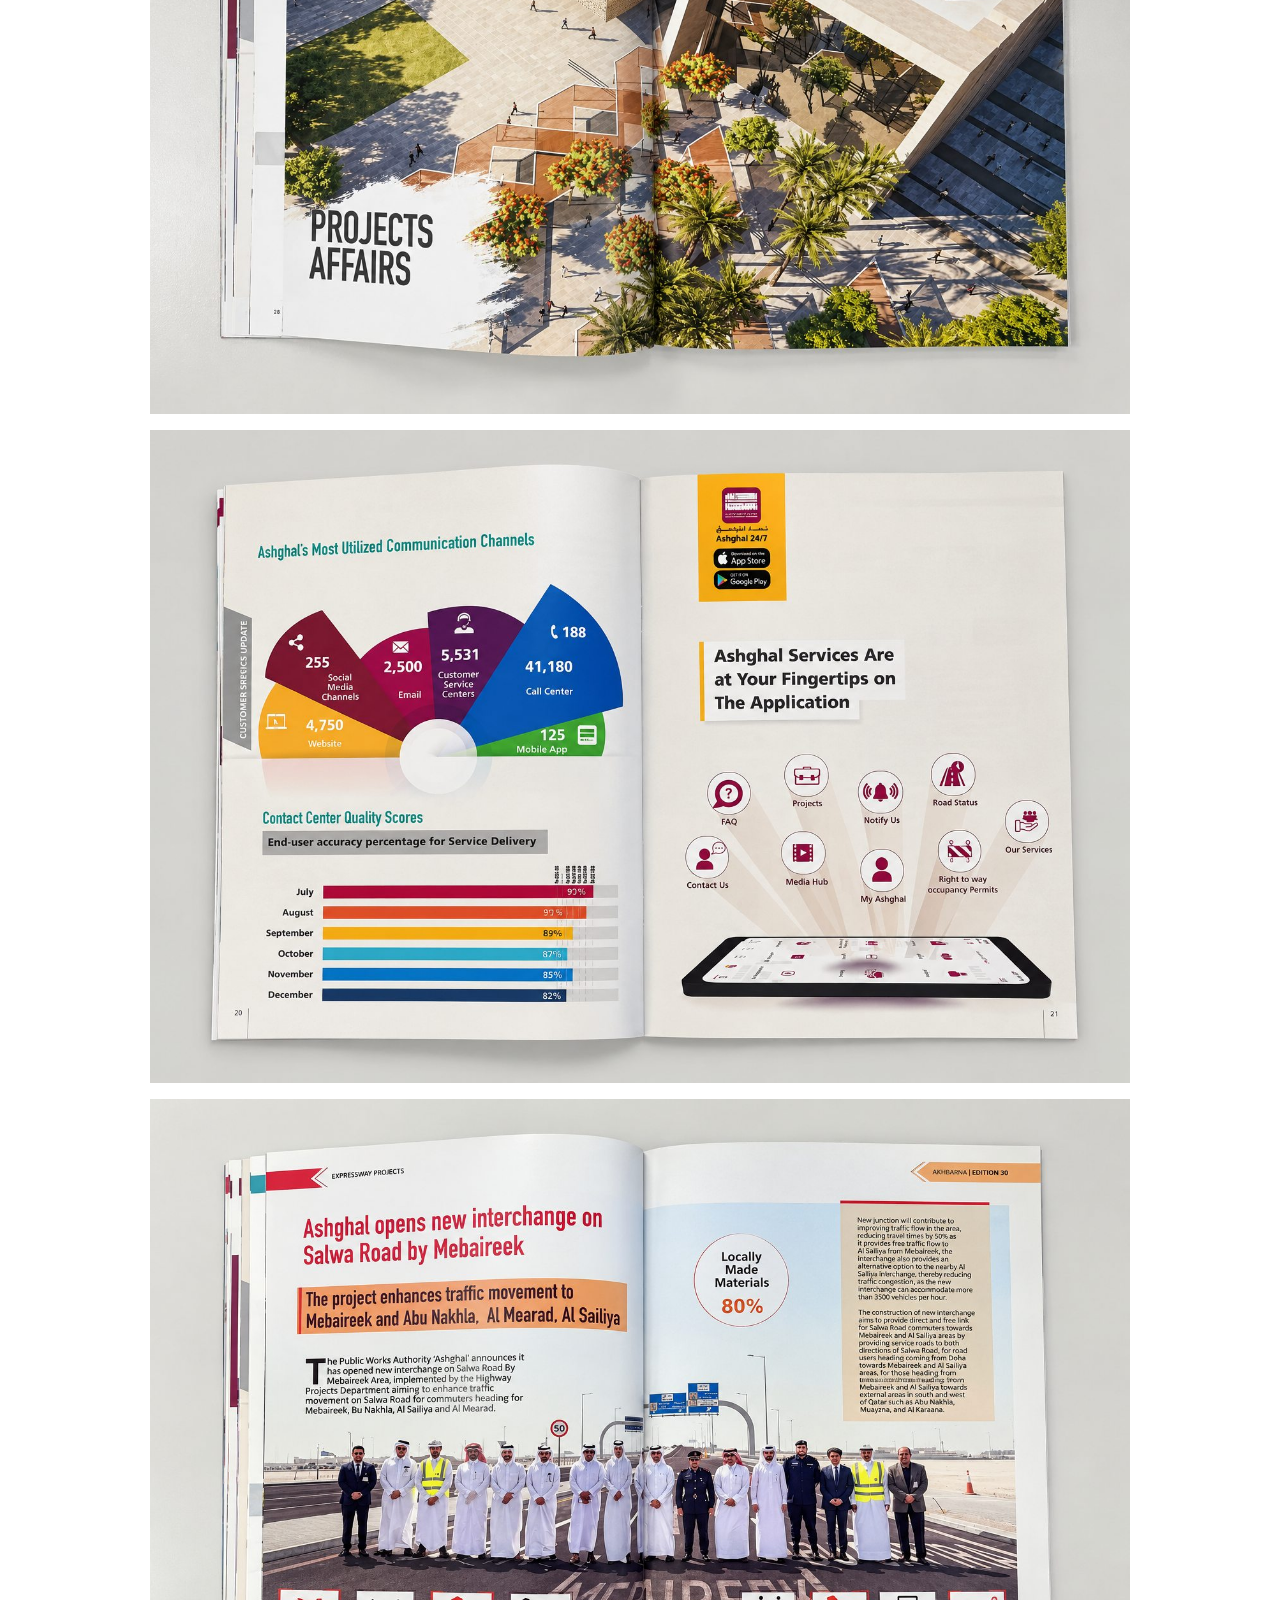
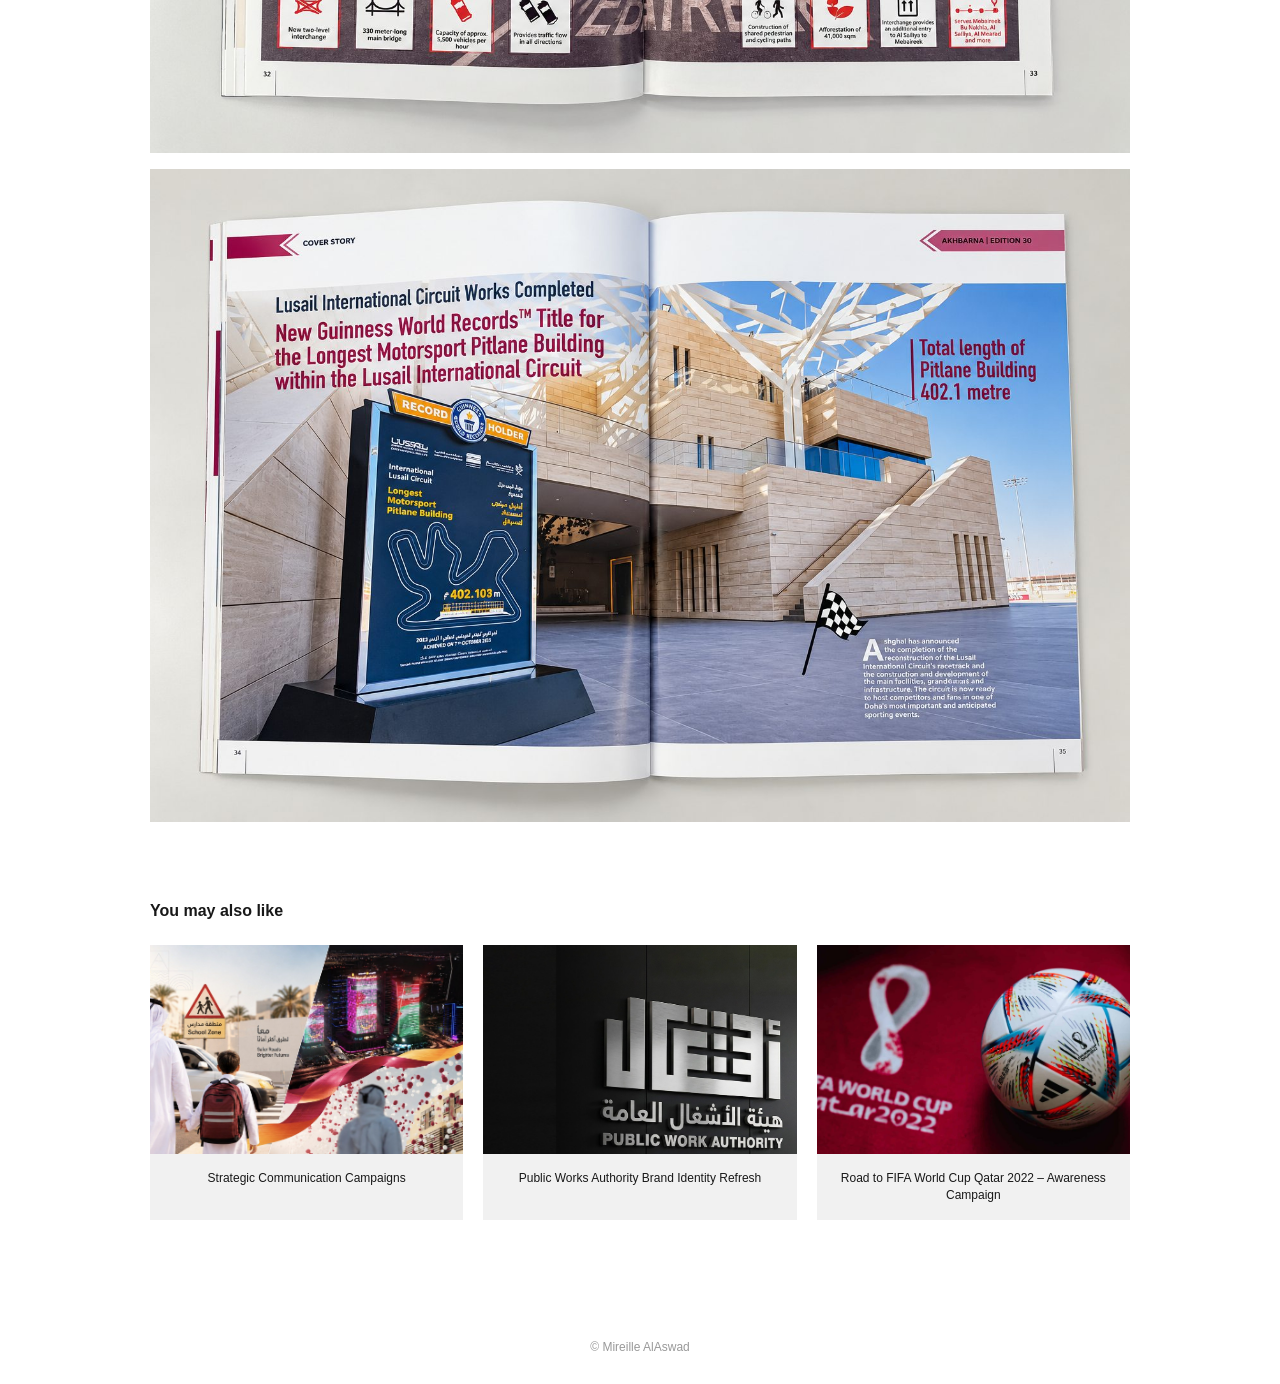
<file: reports.html>
<!doctype html><html lang="en"><head><meta charset="utf-8"><meta name="viewport" content="width=device-width,initial-scale=1"><title>Annual Reports &amp; Corporate Publications | Mireille AlAswad</title><link rel="stylesheet" href="style.css"></head><body><div class="wrap"><header><nav><a class="active" href="index.html">Work</a><a href="about.html">About</a></nav><a class="monogram" href="index.html">MA</a></header><main class="brand-page"><h1>Annual Reports &amp; Corporate Publications</h1><p class="reports-intro">A selection of Ashghal’s corporate publications, bringing together bilingual content,<br class="desktop-break"> photography, infographics and project stories in a clear and consistent visual style.</p><section class="brand-gallery reports-gallery"><img class="brand-art" loading="lazy" src="assets/annual-report-01.jpg" alt="Annual reports and corporate publications design 1"><img class="brand-art" loading="lazy" src="assets/annual-report-02.jpg" alt="Annual reports and corporate publications design 2"><img class="brand-art" loading="lazy" src="assets/annual-report-03.jpg" alt="Annual reports and corporate publications design 3"><img class="brand-art" loading="lazy" src="assets/annual-report-04.jpg" alt="Annual reports and corporate publications design 4"><img class="brand-art" loading="lazy" src="assets/annual-report-05.jpg" alt="Annual reports and corporate publications design 5"><img class="brand-art" loading="lazy" src="assets/annual-report-06.jpg" alt="Annual reports and corporate publications design 6"><img class="brand-art" loading="lazy" src="assets/annual-report-07.jpg" alt="Annual reports and corporate publications design 7"><img class="brand-art" loading="lazy" src="assets/annual-report-08.jpg" alt="Annual reports and corporate publications design 8"></section><section class="brand-related"><h2>You may also like</h2><div class="brand-related-grid"><a href="campaigns.html"><img src="assets/campaigns.jpg" alt=""><span>Strategic Communication Campaigns</span></a><a href="identity.html"><img src="assets/identity.jpg" alt=""><span>Public Works Authority Brand Identity Refresh</span></a><a href="fifa.html"><img src="assets/fifa.jpg" alt=""><span>Road to FIFA World Cup Qatar 2022 – Awareness Campaign</span></a></div></section></main></div><footer>© Mireille AlAswad</footer></body></html>
</file>
<file: style.css>
*{box-sizing:border-box}body{margin:0;background:#fff;color:#181818;font-family:Arial,Helvetica,sans-serif}.wrap{max-width:1140px;margin:auto;padding:0 28px}header{height:85px;border-bottom:1px solid #e8e8e8;display:flex;align-items:center;justify-content:space-between;position:relative}header nav{display:flex;gap:24px}a{color:inherit;text-decoration:none}header a{font-size:13px;color:#999}header a.active{color:#171717;font-weight:bold}.monogram{font-weight:700;font-size:15px;position:absolute;left:50%;transform:translateX(-50%)}.intro{max-width:850px;margin:105px auto 120px}.intro h1{font-size:48px;letter-spacing:-1.8px;margin:0 0 12px}.intro p{font-size:17px;line-height:1.55;max-width:800px;margin:0}.projects{display:grid;gap:24px;padding-bottom:85px}.project{display:grid;grid-template-columns:65% 35%;background:#f3f3f3;min-height:345px;overflow:hidden}.project.reverse{grid-template-columns:35% 65%}.project.reverse .picture{order:2}.picture{height:345px;overflow:hidden}.picture img{width:100%;height:100%;object-fit:cover;display:block}.description{display:flex;align-items:center;justify-content:center;flex-direction:column;text-align:center;padding:30px}.description h2{font-size:16px;line-height:1.4;margin:0;font-weight:700;max-width:310px}.description span{font-size:12px;color:#aaa;margin-top:4px}.project:hover .picture img{transform:scale(1.015)}.picture img{transition:transform .2s}.detail{max-width:820px;margin:80px auto 130px;text-align:center}.detail h1{font-size:28px}.detail img{width:100%;height:auto;margin:35px 0}footer{text-align:center;color:#999;font-size:12px;padding:30px}@media(max-width:650px){.wrap{padding:0 18px}header{height:65px}.intro{margin:65px auto 65px}.intro h1{font-size:34px}.intro p{font-size:14px}.projects{gap:20px}.project,.project.reverse{display:flex;flex-direction:column;min-height:0}.project.reverse .picture{order:0}.picture{height:245px}.description{min-height:110px}.description h2{font-size:14px}.detail{margin:50px auto 80px}}
/* Brand identity case study */
.brand-page{max-width:980px;margin:55px auto 90px}.brand-page>h1{text-align:center;font-size:20px;margin:0 0 36px}.brand-hero{width:100%;display:block}.brand-copy{max-width:680px;margin:30px auto 45px;font-size:14px;line-height:1.5}.brand-copy p{margin:0 0 17px}.brand-copy strong{font-weight:400}.brand-gallery,.brand-applications{display:flex;flex-direction:column;gap:16px}.brand-art{display:block;width:100%;height:auto}.brand-caption{max-width:720px;margin:20px auto 38px;text-align:center;font-size:13px;line-height:1.5}.brand-applications{margin-top:45px}.brand-applications h2{text-align:center;font-size:17px;margin:0}.brand-applications>p{text-align:center;font-size:14px;line-height:1.5;margin:10px 0 25px}.brand-related{margin-top:80px}.brand-related h2{font-size:16px;margin-bottom:25px}.brand-related-grid{display:grid;grid-template-columns:repeat(3,1fr);gap:20px}.brand-related-grid a{background:#f1f1f1;text-align:center;font-size:12px}.brand-related-grid img{width:100%;aspect-ratio:1.5;object-fit:cover;display:block}.brand-related-grid span{display:block;padding:16px 12px;line-height:1.4}@media(max-width:650px){.brand-page{margin:40px auto 65px}.brand-page>h1{font-size:18px}.brand-copy{font-size:13px}.brand-related-grid{gap:8px}.brand-related-grid span{font-size:10px;padding:10px 4px}.brand-applications>p{font-size:12px}}

.reports-gallery{gap:18px}.reports-gallery img{width:100%;height:auto;display:block}

/* Annual reports project */
.reports-intro{max-width:760px;text-align:center;margin:0 auto 38px;font-size:15px;line-height:1.55}.reports-gallery{gap:16px}.reports-gallery .brand-art{object-fit:contain}@media(max-width:650px){.reports-intro{font-size:13px;margin-bottom:25px}.desktop-break{display:none}}

/* Corporate Event Branding */
.event-page .event-intro{text-align:center;margin:48px auto 28px;font-size:13px;line-height:1.55;max-width:900px}.event-page .event-intro p{margin:9px 0}.event-page .event-description{margin-top:25px!important}.event-page .event-subsection{margin-top:48px}.event-page .event-gallery{display:flex;flex-direction:column;gap:12px}.event-page .event-gallery img{display:block;width:100%;height:auto}.event-page .event-caption{text-align:center;font-size:12px;line-height:1.5;margin:18px auto 32px;max-width:850px}.event-double{display:grid;grid-template-columns:1fr 1fr;gap:10px}.event-double img{width:100%;height:auto;display:block}.event-page .brand-related{margin-top:70px}@media(max-width:650px){.event-page .event-intro{font-size:12px;margin-top:32px}.event-page .event-intro br,.event-page .event-caption br{display:none}.event-double{gap:5px}}

/* Environmental & Facade Branding */
.facade-page .facade-gallery{margin-top:34px}.facade-item{margin:0 0 30px}.facade-item img{display:block;width:100%;height:auto}.facade-item figcaption{text-align:center;font-size:12px;line-height:1.5;color:#666;max-width:760px;margin:13px auto 0;padding:0 12px}.facade-page .brand-related{margin-top:62px}

/* Strategic Communication Campaigns */
.campaign-page{max-width:980px}.campaign-page>h1{margin-bottom:76px}.campaign-section{text-align:center}.campaign-section h2{font-size:18px;margin:0 0 42px}.campaign-lead{font-size:15px;line-height:1.55;max-width:760px;margin:0 auto 42px}.campaign-role{font-size:13px;margin:0 auto 35px}.campaign-section>img{width:100%;height:auto;display:block;margin:0 auto 15px}.campaign-hero{max-width:710px;margin:0 auto 58px}.campaign-hero img{width:100%;height:auto;display:block}.campaign-grid{display:grid;gap:16px;margin:0 auto 12px}.campaign-grid.cols-2{grid-template-columns:repeat(2,minmax(0,1fr))}.campaign-grid.cols-3{grid-template-columns:repeat(3,minmax(0,1fr))}.campaign-grid img{width:100%;height:auto;display:block}.campaign-caption{font-size:12px;line-height:1.5;color:#555;margin:22px auto 38px;max-width:820px}.zeeenah{margin-top:90px}.zeeenah>img{margin-bottom:20px}.zeeenah .campaign-grid.cols-3{margin-top:28px;margin-bottom:26px}.zeeenah .campaign-grid.cols-2{margin-top:16px}.campaign-page .brand-related{margin-top:85px}@media(max-width:650px){.campaign-page>h1{margin-bottom:48px}.campaign-section h2{font-size:16px;margin-bottom:28px}.campaign-lead{font-size:13px;margin-bottom:30px}.campaign-lead br,.campaign-caption br{display:none}.campaign-role{font-size:12px}.campaign-grid{gap:7px}.campaign-hero{margin-bottom:32px}.campaign-caption{font-size:11px}.zeeenah{margin-top:60px}}

/* FIFA World Cup awareness case study */
.fifa-page{max-width:980px}.fifa-page>h1{margin-bottom:66px}.fifa-intro{text-align:center;max-width:760px;margin:0 auto 55px;font-size:15px;line-height:1.5}.fifa-item{text-align:center;margin:0 auto 38px}.fifa-item h2{font-size:15px;margin:0 0 12px}.fifa-item p{max-width:760px;margin:0 auto 30px;font-size:13px;line-height:1.55;color:#555}.fifa-item img{width:100%;height:auto;display:block}.fifa-page .brand-related{margin-top:90px}@media(max-width:650px){.fifa-page>h1{margin-bottom:40px}.fifa-intro{font-size:13px;margin-bottom:38px}.fifa-item h2{font-size:14px}.fifa-item p{font-size:12px}}

/* Thin black frames around individual Brand Identity Refresh artwork only */
.brand-page .brand-gallery > img.brand-art,
.brand-page .brand-applications > img.brand-art {border:1px solid #111;}

/* Annual reports images remain unframed */
.brand-page .reports-gallery > img.brand-art {border:0;}

/* Corporate Event Branding images: no borders */
.brand-page.event-page .event-gallery > img.brand-art {border:0 !important;outline:none !important;}

/* Zeeenah invitations: tall invitation left, two smaller invitations stacked right */
.zeeenah .zeeenah-invitations{display:grid;grid-template-columns:1fr 1fr;grid-template-rows:auto auto;align-items:start;gap:14px;margin-top:28px;margin-bottom:26px}.zeeenah-invitations img:first-child{grid-column:1;grid-row:1 / span 2;width:100%;height:auto}.zeeenah-invitations img:nth-child(2){grid-column:2;grid-row:1;width:100%;height:auto}.zeeenah-invitations img:nth-child(3){grid-column:2;grid-row:2;width:100%;height:auto}@media(max-width:650px){.zeeenah .zeeenah-invitations{gap:8px}}

/* Zeeenah invitation composition: independent stacked right column */
.zeeenah .zeeenah-invitations{display:grid;grid-template-columns:1fr 1fr;grid-template-rows:none;align-items:start;gap:12px;margin:28px auto 26px}
.zeeenah-invitations>img:first-child{grid-column:auto;grid-row:auto;display:block;width:100%;height:auto}
.zeeenah-invitations-right{display:flex;flex-direction:column;gap:10px;min-width:0}
.zeeenah-invitations-right img{display:block;width:100%;height:auto}
@media(max-width:650px){.zeeenah .zeeenah-invitations{gap:7px}.zeeenah-invitations-right{gap:6px}}

/* Requested Zeeenah thin borders: tall top-left invitation and lower-left artwork */
.zeeenah .zeeenah-invitations > img.zeeenah-outline, .zeeenah .zeeenah-final-art > img {border:1px solid #222;box-sizing:border-box;}
.zeeenah .zeeenah-final-art {width:calc(50% - 8px);margin:16px 0 12px;}
.zeeenah .zeeenah-final-art img {display:block;width:100%;height:auto;}
@media(max-width:650px){.zeeenah .zeeenah-final-art{width:calc(50% - 4px);}}

/* Consistent 1px borders for all three Zeeenah invitations */
.zeeenah .zeeenah-invitations > img,
.zeeenah .zeeenah-invitations-right > img { border:1px solid #222; box-sizing:border-box; }

/* Zeeenah invitations: balance columns so all three images align at top and bottom.
   Natural image aspect ratios preserved, matching borders retained. */
.zeeenah .zeeenah-invitations{
  grid-template-columns:minmax(0,0.68fr) minmax(0,1fr);
  align-items:start;
}
.zeeenah .zeeenah-invitations-right{gap:10px;}

/* Final Zeeenah infographic: match full-width image directly above */
.zeeenah .zeeenah-final-art{width:100%;max-width:none;margin-left:0;margin-right:0;}
@media(max-width:650px){.zeeenah .zeeenah-final-art{width:100%;}}

/* Matching thin frames on the three FIFA awareness infographics only */
.fifa-page .fifa-item > img {border:1px solid #222;box-sizing:border-box;}


/* About page */
.about-page{max-width:790px;margin:100px auto 80px;color:#4b4b4b}
.about-eyebrow{font-size:11px;letter-spacing:1.8px;color:#888;font-weight:600;margin-bottom:22px}
.about-page h1{font-size:43px;letter-spacing:-1.4px;line-height:1.12;color:#171717;margin:0 0 24px}
.about-rule{height:2px;width:44px;background:#171717;margin-bottom:30px}
.about-page p{font-size:15px;line-height:1.85;margin:0 0 20px}
.about-page .about-lead{font-size:18px;font-weight:600;line-height:1.55;color:#292929;margin-bottom:28px}
.about-actions{display:flex;gap:12px;flex-wrap:wrap;margin:36px 0 58px}
.about-button{display:inline-flex;align-items:center;justify-content:center;padding:13px 22px;border:1px solid #191919;font-size:13px;font-weight:600;min-height:44px}
.about-button.primary{background:#191919;color:white}
.about-button.secondary{background:white;color:#191919}
.about-button:hover{opacity:.75}
.about-section{border-top:1px solid #e5e5e5;padding:40px 0 44px}
.about-section h2{font-size:19px;color:#222;margin:0 0 28px}
.expertise-list{display:grid;grid-template-columns:1fr 1fr;gap:17px 30px;list-style:none;padding:0;margin:0}
.expertise-list li{font-size:13px;position:relative;padding-left:15px}
.expertise-list li:before{content:"";background:#222;position:absolute;width:4px;height:4px;border-radius:50%;left:0;top:8px}
.degree{margin:0 0 26px}.degree strong{display:block;font-size:14px;color:#222;margin-bottom:7px}.degree span{font-size:13px;color:#777}
@media(max-width:650px){.about-page{margin:60px auto}.about-page h1{font-size:32px}.about-page .about-lead{font-size:16px}.about-page p{font-size:14px}.expertise-list{grid-template-columns:1fr}.about-actions{margin-bottom:40px}}
</file>
